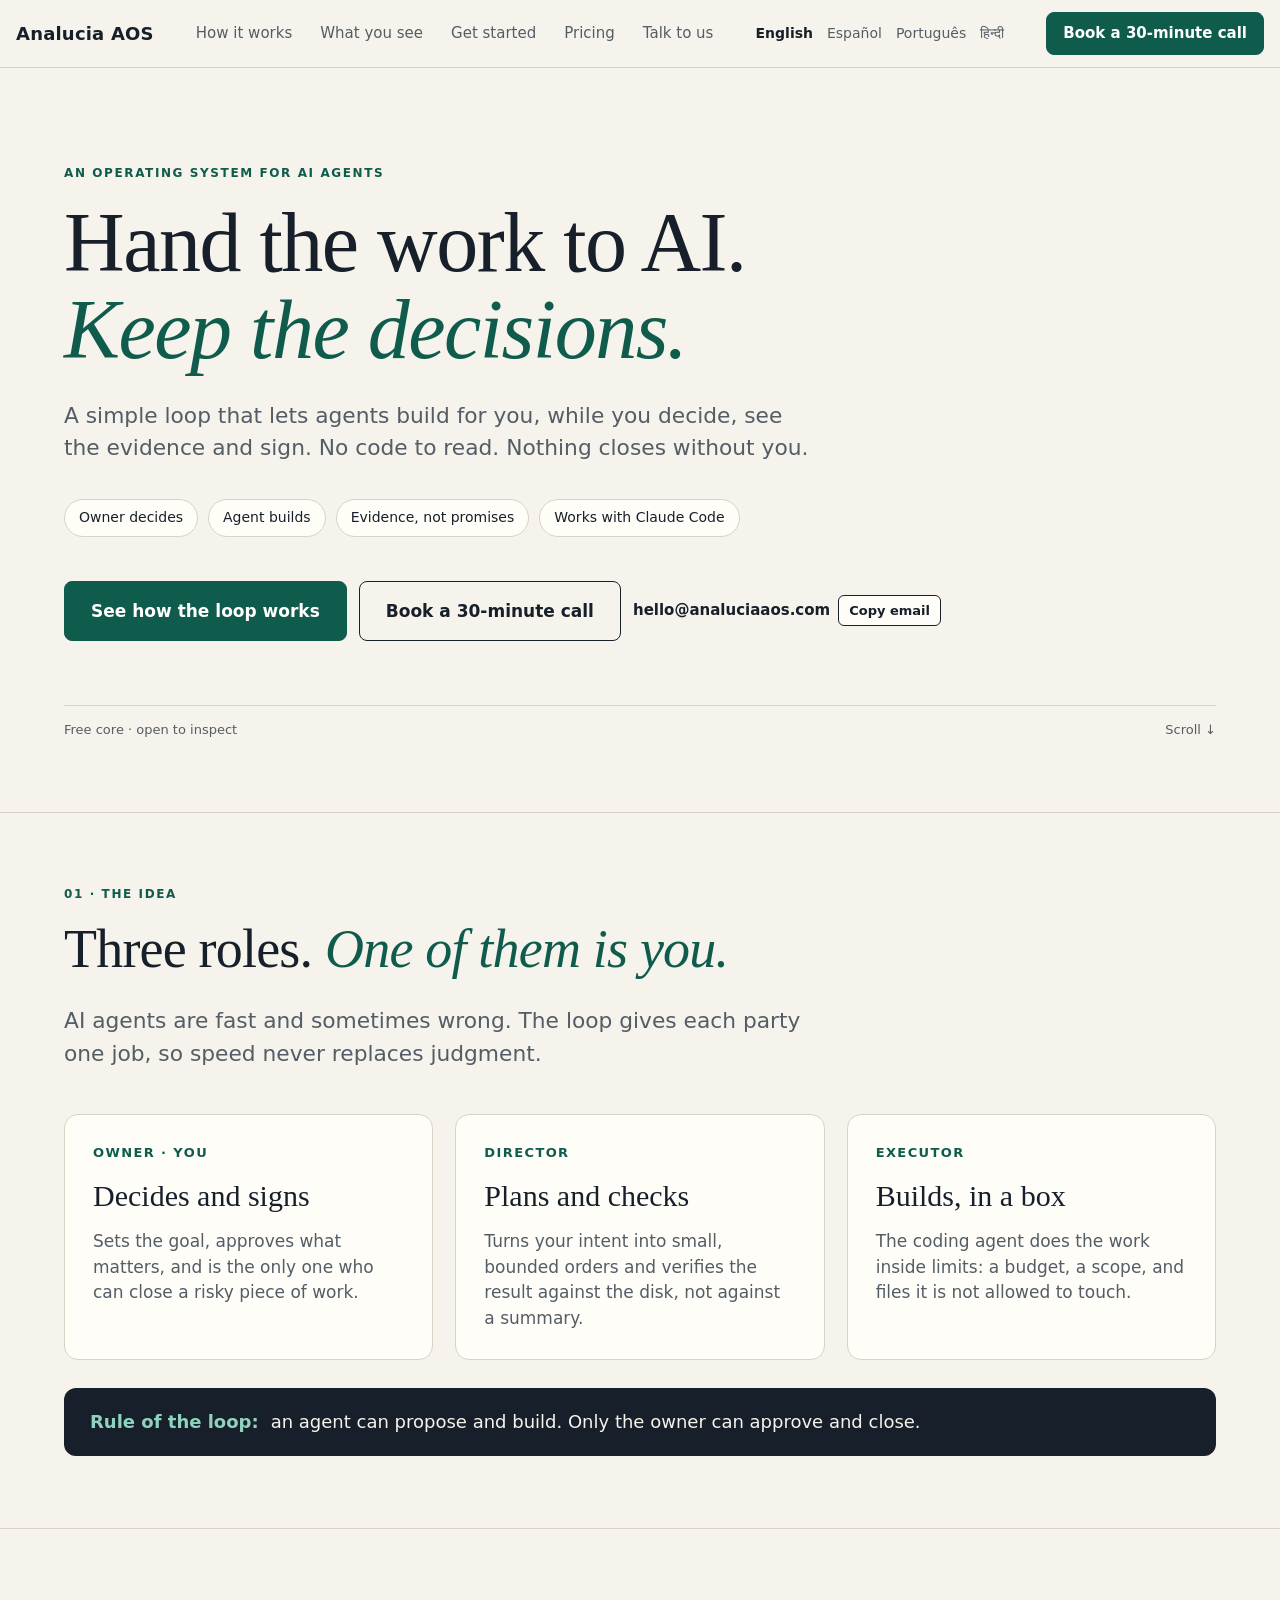
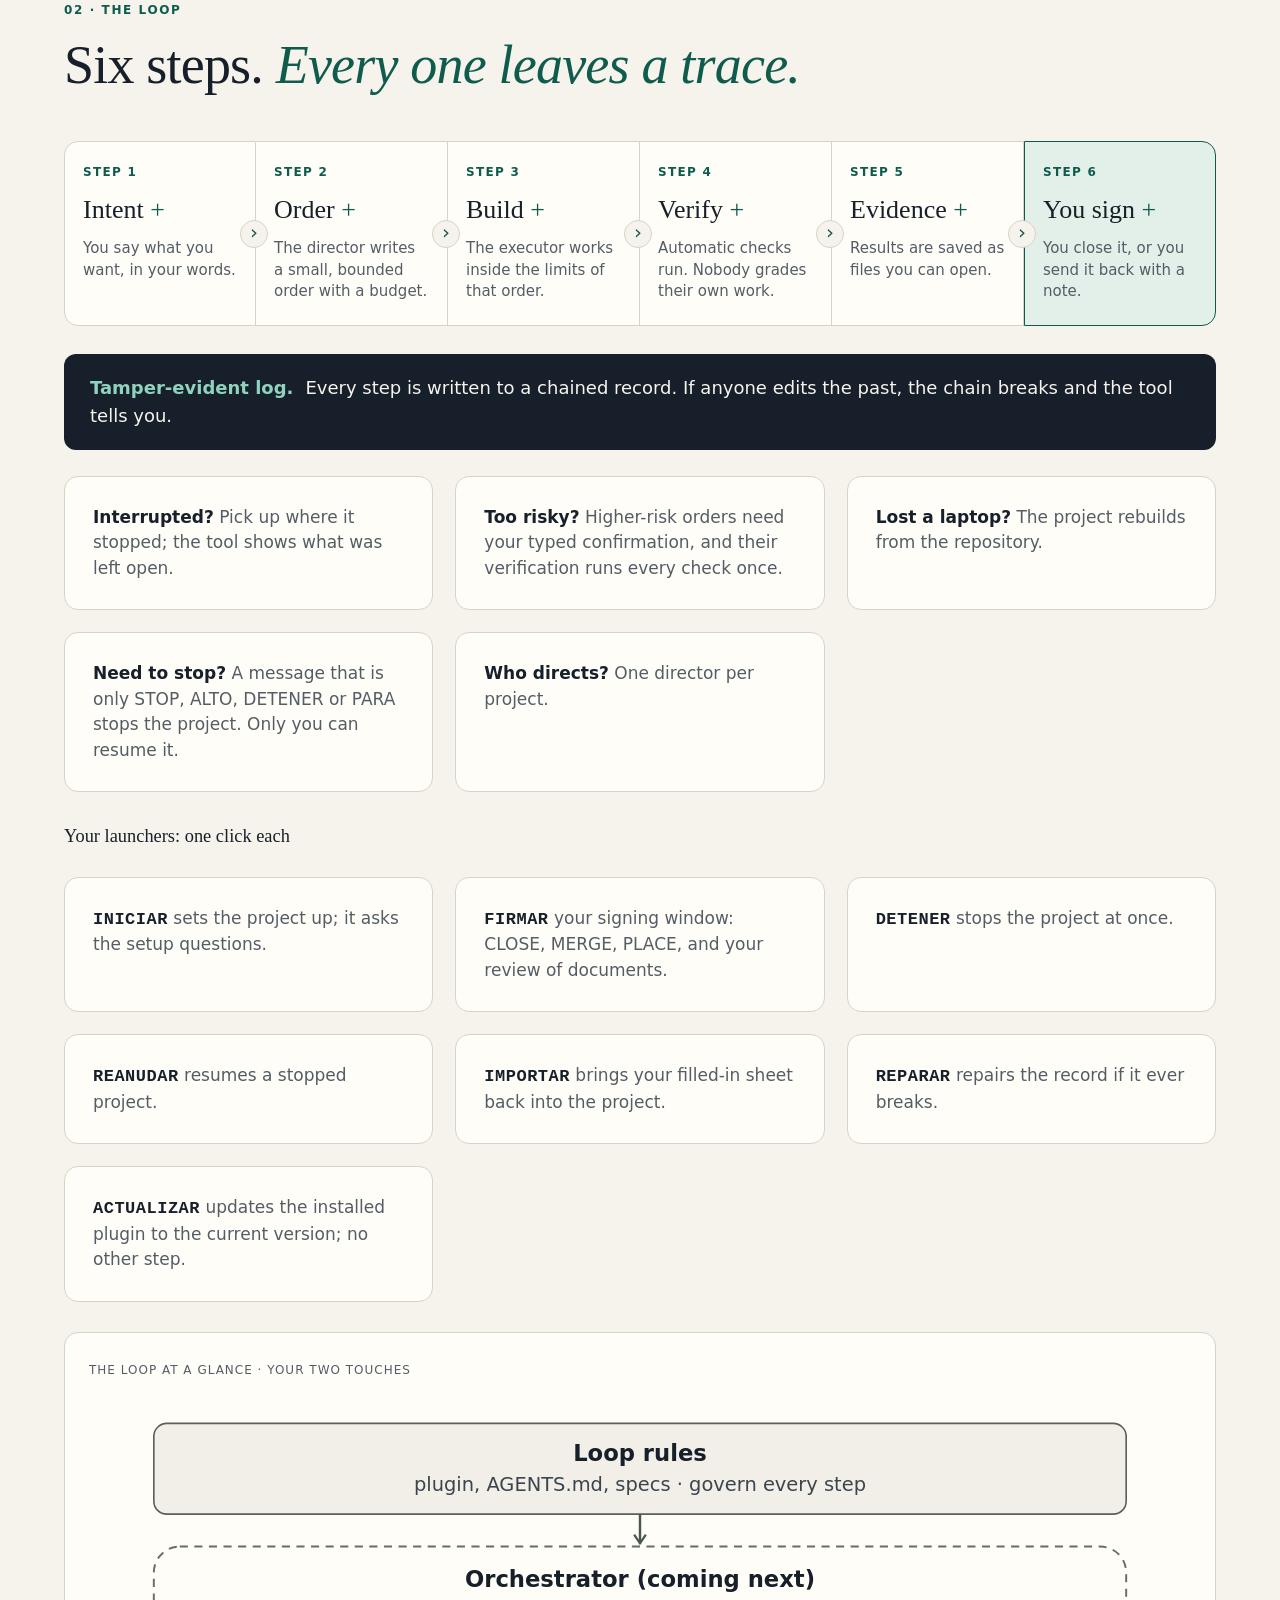
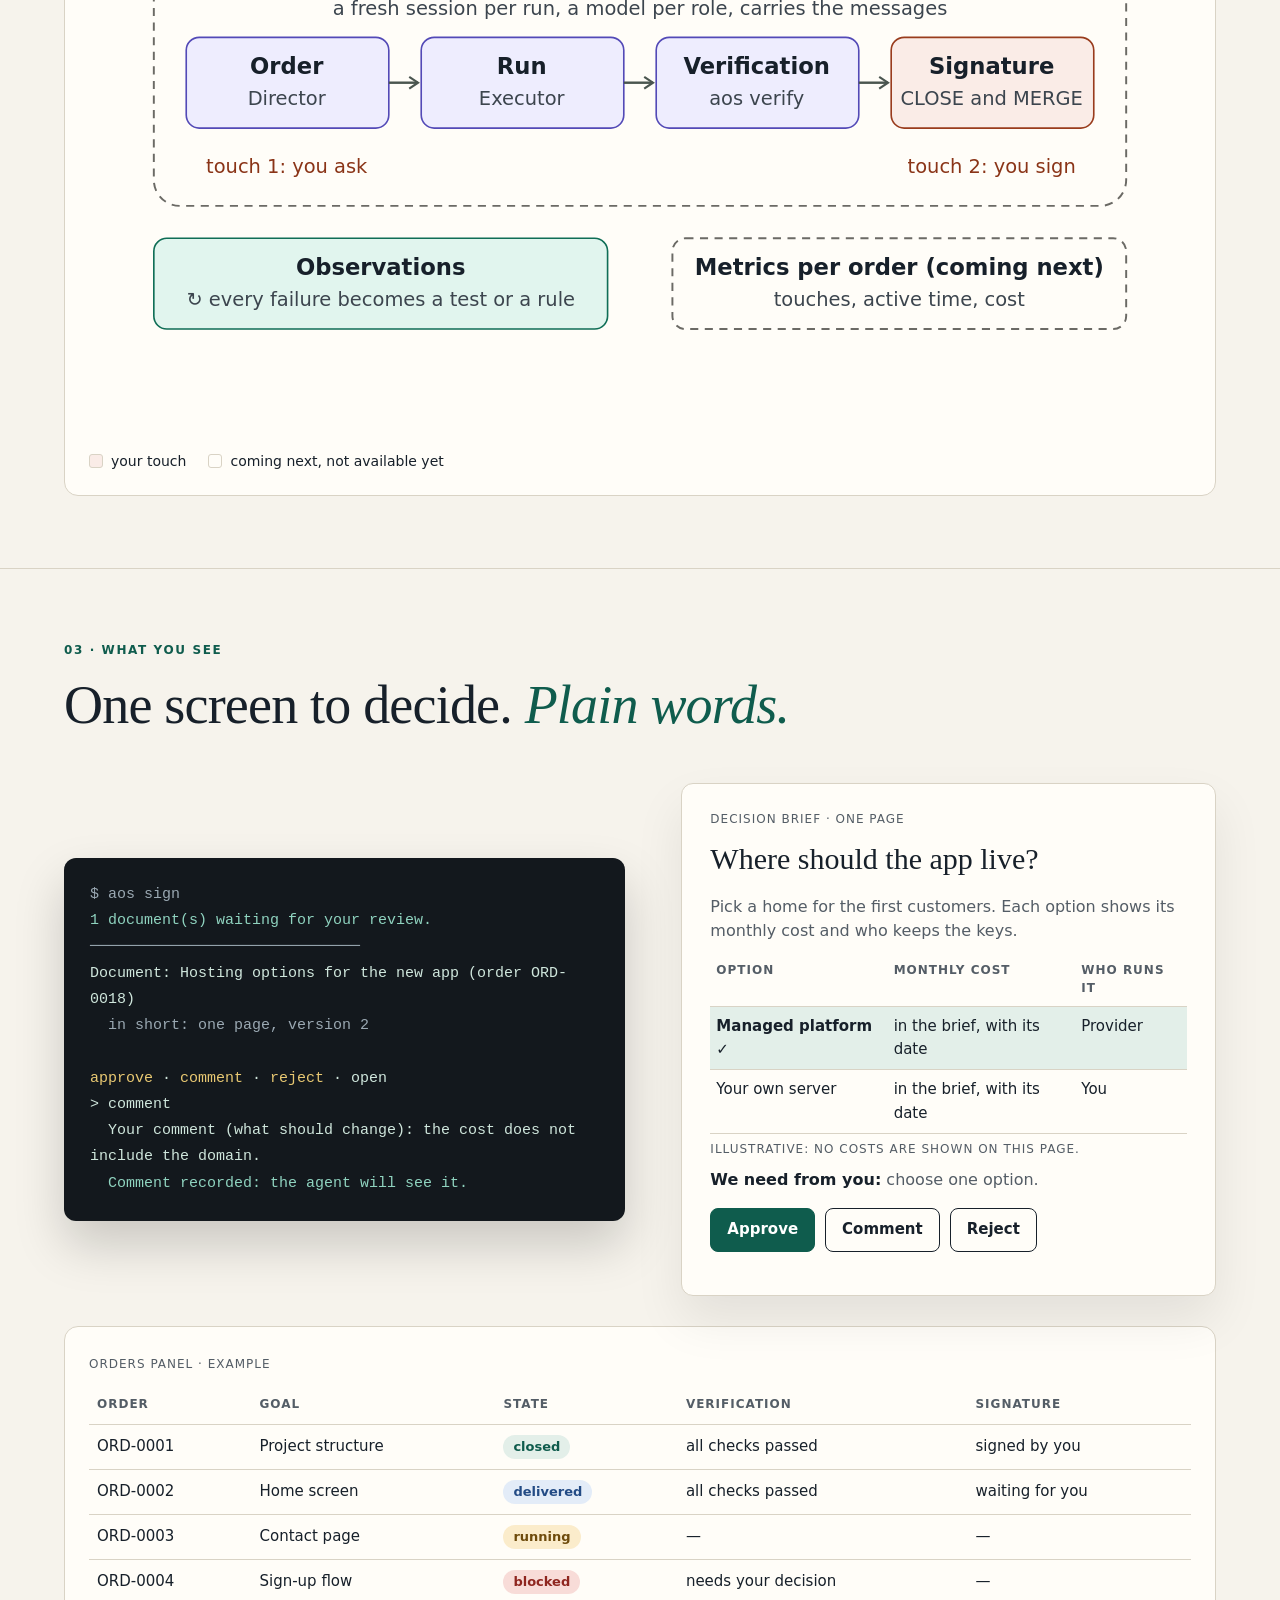
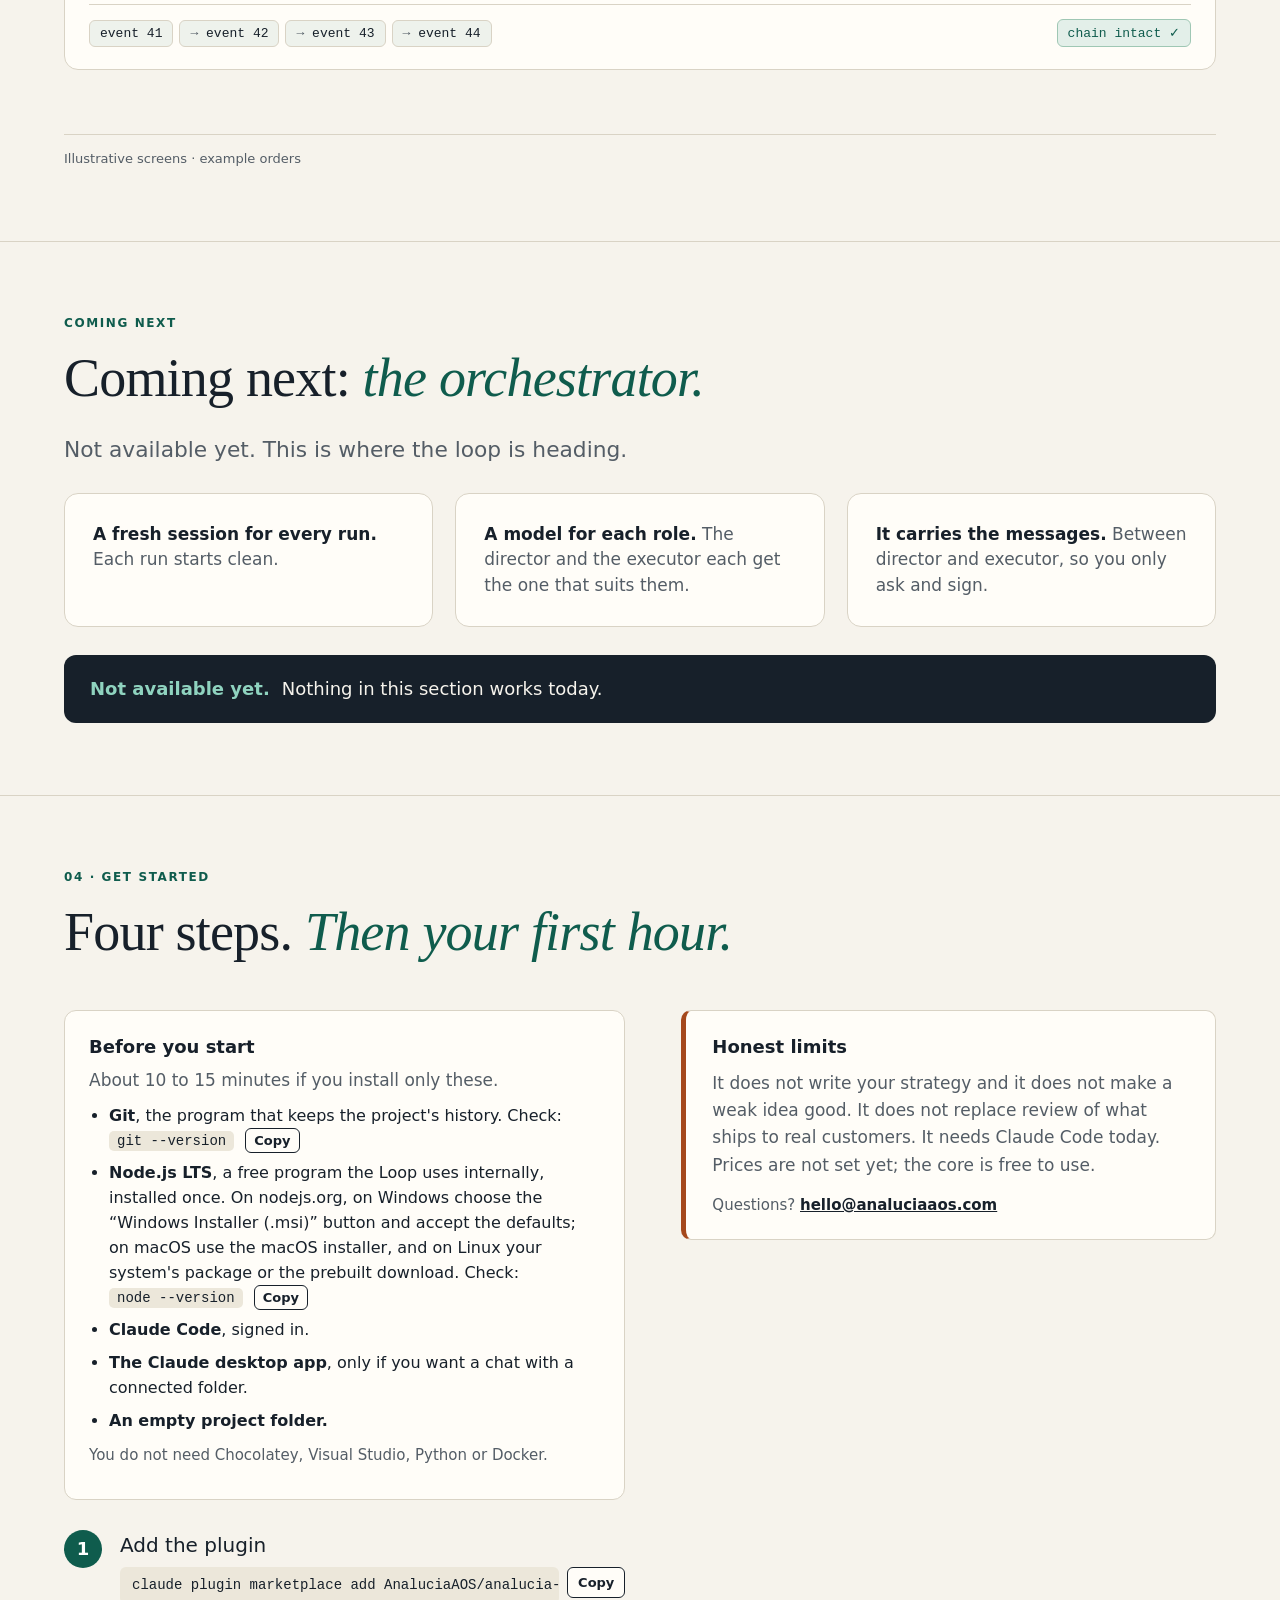
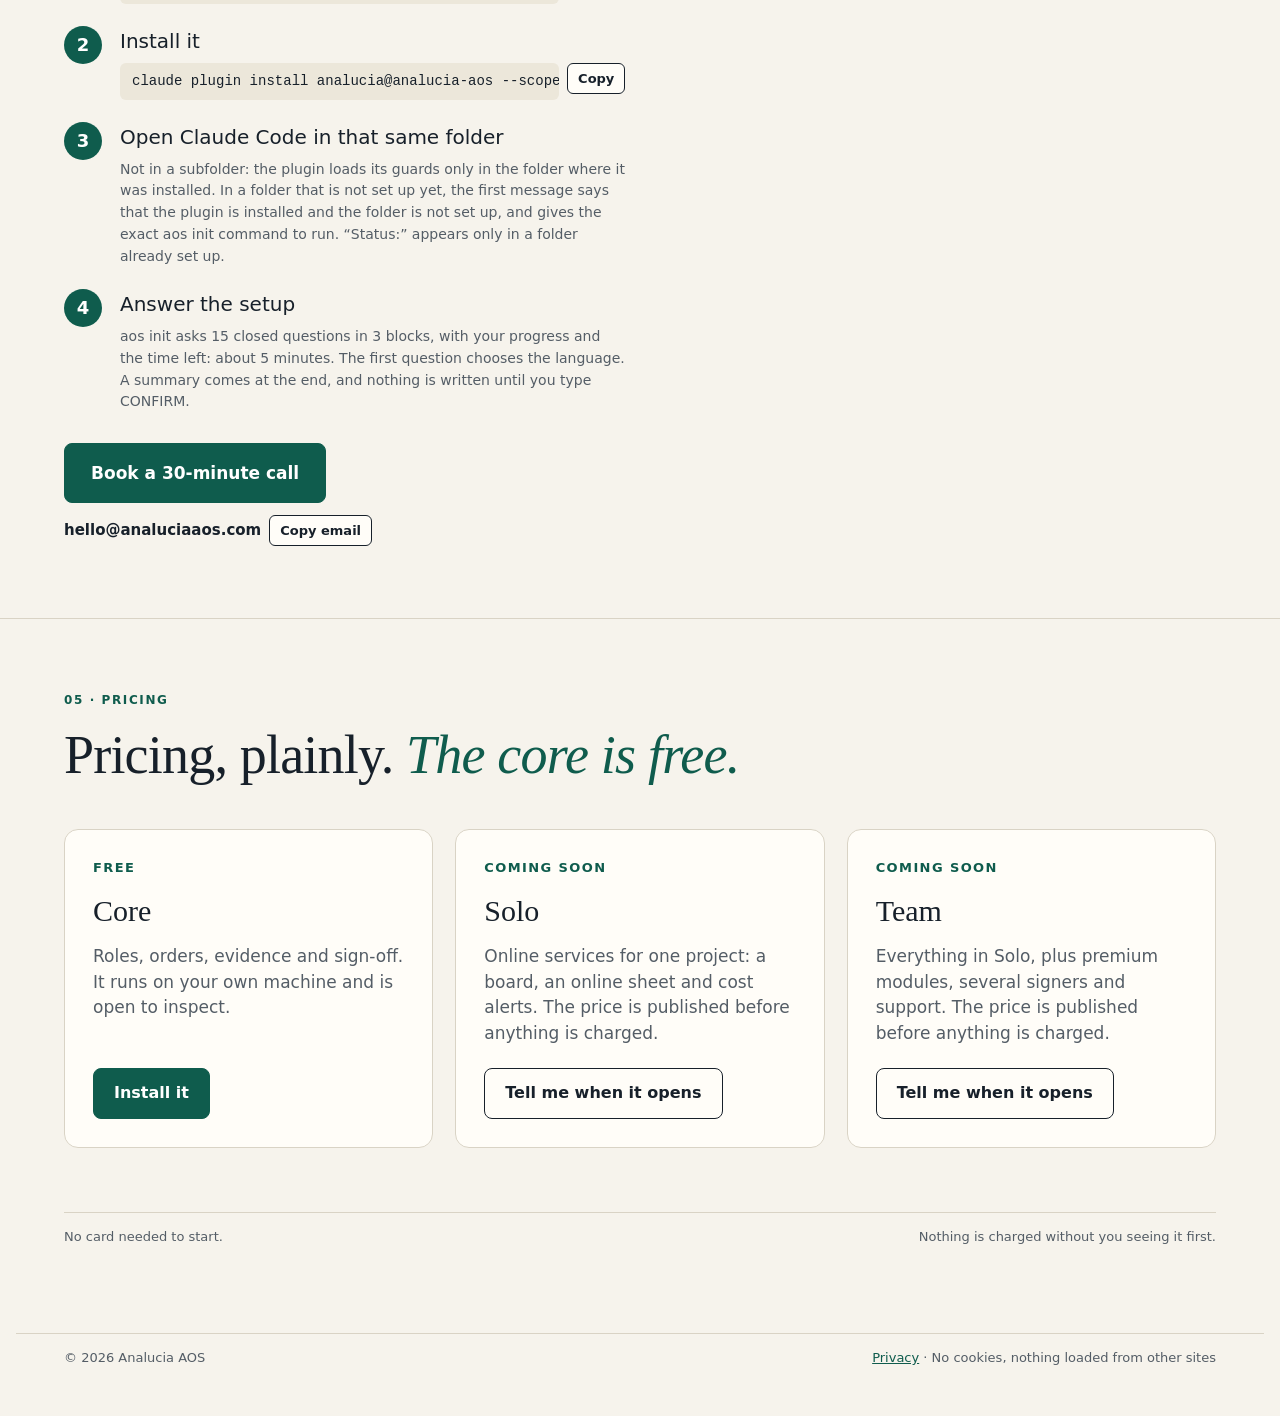
<file: site/index.html>
<!doctype html>
<html lang="en" class="no-js">
<head>
<meta charset="utf-8">
<meta name="viewport" content="width=device-width, initial-scale=1">
<title>Hand the work to AI. Keep the decisions.</title>
<meta name="description" content="A simple loop that lets AI agents build for you, while you decide, see the evidence and sign. Nothing closes without you.">
<link rel="stylesheet" href="style.css">
<link rel="alternate" hreflang="en" href="index.html">
<link rel="alternate" hreflang="es" href="es/index.html">
<link rel="alternate" hreflang="pt-BR" href="pt/index.html">
<link rel="alternate" hreflang="hi" href="hi/index.html">
<link rel="alternate" hreflang="x-default" href="index.html">
<script>
/* One small inline script (ORD-0026, ORD-0027): progressive enhancement only. No storage, no cookies, no requests. */
/* WhatsApp (ORD-0027 D): the number with its country code, digits only. Empty: WhatsApp is not shown. */
var WHATSAPP_NUMBER = '';
var WA_TEXT = 'Hello, I would like to book a 30-minute call.';
var WA_ALWAYS = false; /* English page: only for readers in one of the two time zones checked below */
document.documentElement.className = 'js';
document.addEventListener('DOMContentLoaded', function () {
  var $ = function (s, r) { return Array.prototype.slice.call((r || document).querySelectorAll(s)); };
  /* B. Copy buttons */
  $('[data-copy]').forEach(function (b) {
    b.hidden = false;
    b.addEventListener('click', function () {
      var code = document.getElementById(b.getAttribute('data-copy'));
      var done = function () {
        var live = document.getElementById('copy-status');
        b.textContent = 'Copied'; live.textContent = 'Copied: ' + code.textContent;
        setTimeout(function () { b.textContent = 'Copy'; }, 2000);
      };
      if (navigator.clipboard && navigator.clipboard.writeText) {
        navigator.clipboard.writeText(code.textContent).then(done, function () { select(code); });
      } else { select(code); }
    });
  });
  /* ORD-0027 A. Copy the contact address */
  $('[data-copy-email]').forEach(function (b) {
    b.hidden = false;
    b.addEventListener('click', function () {
      var addr = document.getElementById(b.getAttribute('data-copy-email'));
      var done = function () {
        b.textContent = 'Copied'; document.getElementById('copy-status').textContent = 'Copied: ' + addr.textContent;
        setTimeout(function () { b.textContent = 'Copy email'; }, 2000);
      };
      if (navigator.clipboard && navigator.clipboard.writeText) {
        navigator.clipboard.writeText(addr.textContent).then(done, function () { select(addr); });
      } else { select(addr); }
    });
  });
  /* ORD-0027 D. WhatsApp link, only when a number is set (and, here, only for the two time zones checked below) */
  var wa = WHATSAPP_NUMBER.replace(/\D/g, ''), tz = '';
  try { tz = Intl.DateTimeFormat().resolvedOptions().timeZone || ''; } catch (e) { tz = ''; }
  if (wa && (WA_ALWAYS || tz === 'Asia/Kolkata' || tz === 'Asia/Calcutta')) {
    $('[data-contact]').forEach(function (box) {
      var a = document.createElement('a');
      a.className = 'btn o'; a.target = '_blank'; a.rel = 'noopener';
      a.href = 'https://wa.me/' + wa + '?text=' + encodeURIComponent(WA_TEXT);
      a.textContent = 'Talk on WhatsApp';
      box.appendChild(a);
    });
  }
  function select(el) { var r = document.createRange(); r.selectNodeContents(el); var s = getSelection(); s.removeAllRanges(); s.addRange(r); }
  /* C. Loop steps open their example */
  $('.step-toggle').forEach(function (t) {
    var ex = document.getElementById(t.getAttribute('aria-controls'));
    t.setAttribute('aria-expanded', 'false'); ex.hidden = true;
    t.addEventListener('click', function () {
      var open = t.getAttribute('aria-expanded') !== 'true';
      t.setAttribute('aria-expanded', String(open)); ex.hidden = !open;
    });
  });
  /* D. The nav link of the section in view */
  if ('IntersectionObserver' in window) {
    var links = $('.nav ul a[href^="#"]');
    var io = new IntersectionObserver(function (es) {
      es.forEach(function (e) {
        if (!e.isIntersecting) return;
        links.forEach(function (a) {
          var on = a.getAttribute('href') === '#' + e.target.getAttribute('data-nav');
          a.classList.toggle('is-active', on);
          if (on) a.setAttribute('aria-current', 'true'); else a.removeAttribute('aria-current');
        });
      });
    }, { rootMargin: '-45% 0px -50% 0px' });
    $('[data-nav]').forEach(function (s) { io.observe(s); });
  }
});
</script>
</head>
<body>
<a class="skip" href="#main">Skip to content</a>
<header class="topbar">
  <div class="wrap nav">
    <a class="logo" href="#top"><span class="name"></span></a>
    <nav aria-label="Sections">
      <ul>
        <li><a href="#how">How it works</a></li>
        <li><a href="#see">What you see</a></li>
        <li><a href="#start">Get started</a></li>
        <li><a href="#pricing">Pricing</a></li>
        <li><a href="#talk">Talk to us</a></li>
      </ul>
    </nav>
    <nav class="langs" aria-label="Language">
      <ul>
        <li><a href="index.html" hreflang="en" lang="en" aria-current="page">English</a></li>
        <li><a href="es/index.html" hreflang="es" lang="es">Español</a></li>
        <li><a href="pt/index.html" hreflang="pt-BR" lang="pt-BR">Português</a></li>
        <li><a href="hi/index.html" hreflang="hi" lang="hi">हिन्दी</a></li>
      </ul>
    </nav>
    <a class="btn btn-sm cta-top" href="mailto:hello@analuciaaos.com?subject=30-minute%20call">Book a 30-minute call</a>
  </div>
</header>

<main id="main">
  <section class="view hero" id="top" data-nav="top" aria-labelledby="h-top">
    <div class="wrap">
      <p class="tag">An operating system for AI agents</p>
      <h1 id="h-top">Hand the work to AI.<br><em>Keep the decisions.</em></h1>
      <p class="lead">A simple loop that lets agents build for you, while you decide, see the evidence and sign. No code to read. Nothing closes without you.</p>
      <ul class="pills" aria-label="In short">
        <li>Owner decides</li>
        <li>Agent builds</li>
        <li>Evidence, not promises</li>
        <li>Works with Claude Code</li>
      </ul>
      <div class="actions" data-contact>
        <a class="btn" href="#loop">See how the loop works</a>
        <a class="btn o" href="mailto:hello@analuciaaos.com?subject=30-minute%20call">Book a 30-minute call</a>
        <span class="mailcopy"><span class="addr" id="addr-top">hello@analuciaaos.com</span> <button type="button" class="copy" data-copy-email="addr-top" hidden>Copy email</button></span>
      </div>
      <p class="note"><span>Free core · open to inspect</span><span aria-hidden="true">Scroll ↓</span></p>
    </div>
  </section>

  <section class="view" id="how" data-nav="how" aria-labelledby="h-how">
    <div class="wrap">
      <p class="tag">01 · The idea</p>
      <h2 id="h-how">Three roles. <em>One of them is you.</em></h2>
      <p class="lead">AI agents are fast and sometimes wrong. The loop gives each party one job, so speed never replaces judgment.</p>
      <ul class="cards">
        <li class="card"><p class="n">Owner · you</p><h3>Decides and signs</h3><p>Sets the goal, approves what matters, and is the only one who can close a risky piece of work.</p></li>
        <li class="card"><p class="n">Director</p><h3>Plans and checks</h3><p>Turns your intent into small, bounded orders and verifies the result against the disk, not against a summary.</p></li>
        <li class="card"><p class="n">Executor</p><h3>Builds, in a box</h3><p>The coding agent does the work inside limits: a budget, a scope, and files it is not allowed to touch.</p></li>
      </ul>
      <p class="band"><strong>Rule of the loop:</strong>an agent can propose and build. Only the owner can approve and close.</p>
    </div>
  </section>

  <section class="view" id="loop" data-nav="how" aria-labelledby="h-loop">
    <div class="wrap">
      <p class="tag">02 · The loop</p>
      <h2 id="h-loop">Six steps. <em>Every one leaves a trace.</em></h2>
      <ol class="steps">
        <li><p class="k">Step 1</p><h3><button class="step-toggle" type="button" aria-controls="ex-1" aria-expanded="true">Intent</button></h3><p>You say what you want, in your words.</p><p class="example" id="ex-1">For example, you write “add a contact page”. Nothing else is needed from you yet.</p></li>
        <li><p class="k">Step 2</p><h3><button class="step-toggle" type="button" aria-controls="ex-2" aria-expanded="true">Order</button></h3><p>The director writes a small, bounded order with a budget.</p><p class="example" id="ex-2">The order names its budget in minutes and attempts, its risk level and the checks that will prove it is done.</p></li>
        <li><p class="k">Step 3</p><h3><button class="step-toggle" type="button" aria-controls="ex-3" aria-expanded="true">Build</button></h3><p>The executor works inside the limits of that order.</p><p class="example" id="ex-3">If the agent tries to edit an order or its checks, the tool blocks the edit before it happens, as long as the plugin is active in the project folder.</p></li>
        <li><p class="k">Step 4</p><h3><button class="step-toggle" type="button" aria-controls="ex-4" aria-expanded="true">Verify</button></h3><p>Automatic checks run. Nobody grades their own work.</p><p class="example" id="ex-4">The checks were written by the director, not by the agent. A high-risk order runs every check once, and runs again only a check that failed.</p></li>
        <li><p class="k">Step 5</p><h3><button class="step-toggle" type="button" aria-controls="ex-5" aria-expanded="true">Evidence</button></h3><p>Results are saved as files you can open.</p><p class="example" id="ex-5">The report keeps the raw output of every check, next to the order it belongs to.</p></li>
        <li><p class="k">Step 6</p><h3><button class="step-toggle" type="button" aria-controls="ex-6" aria-expanded="true">You sign</button></h3><p>You close it, or you send it back with a note.</p><p class="example" id="ex-6">You type CLOSE to close work that passed, and MERGE to take the signed work to the main branch, both in FIRMAR; a draft order is placed with PLACE in the same window. Or you comment on a document; your note reaches the agent.</p></li>
      </ol>
      <p class="band"><strong>Tamper-evident log.</strong>Every step is written to a chained record. If anyone edits the past, the chain breaks and the tool tells you.</p>
      <ul class="cards small">
        <li class="card"><p><strong>Interrupted?</strong> Pick up where it stopped; the tool shows what was left open.</p></li>
        <li class="card"><p><strong>Too risky?</strong> Higher-risk orders need your typed confirmation, and their verification runs every check once.</p></li>
        <li class="card"><p><strong>Lost a laptop?</strong> The project rebuilds from the repository.</p></li>
        <li class="card"><p><strong>Need to stop?</strong> A message that is only STOP, ALTO, DETENER or PARA stops the project. Only you can resume it.</p></li>
        <li class="card"><p><strong>Who directs?</strong> One director per project.</p></li>
      </ul>

      <h3 class="sub" id="h-launch">Your launchers: one click each</h3>
      <ul class="cards small launch" aria-label="Your launchers">
        <li class="card"><p><strong>INICIAR</strong> sets the project up; it asks the setup questions.</p></li>
        <li class="card"><p><strong>FIRMAR</strong> your signing window: CLOSE, MERGE, PLACE, and your review of documents.</p></li>
        <li class="card"><p><strong>DETENER</strong> stops the project at once.</p></li>
        <li class="card"><p><strong>REANUDAR</strong> resumes a stopped project.</p></li>
        <li class="card"><p><strong>IMPORTAR</strong> brings your filled-in sheet back into the project.</p></li>
        <li class="card"><p><strong>REPARAR</strong> repairs the record if it ever breaks.</p></li>
        <li class="card"><p><strong>ACTUALIZAR</strong> updates the installed plugin to the current version; no other step.</p></li>
      </ul>

      <figure class="panel" aria-labelledby="flow-title">
        <figcaption><span class="kicker" id="flow-title">The loop at a glance · your two touches</span></figcaption>
        <div class="flow-scroll">
          <svg class="loopd" id="loop-diagram" viewBox="0 0 680 400" role="img" aria-labelledby="loop-svg-t loop-svg-d" focusable="false">
            <title id="loop-svg-t">The loop with your two touches</title>
            <desc id="loop-svg-d">Rules of the loop govern every step. Inside the coming-next orchestrator: the order by the director, the run by the executor, the verification by aos verify, and the signature with CLOSE and MERGE. Touch one: you ask. Touch two: you sign. Observations turn every failure into a test or a rule. Metrics per order are coming next.</desc>
            <defs><marker id="arr" viewBox="0 0 10 10" refX="8" refY="5" markerWidth="6" markerHeight="6" orient="auto"><path d="M2 1L8 5L2 9" class="ar"/></marker></defs>
            <rect class="b rules" x="40" y="20" width="600" height="56" rx="8"/>
            <text x="340" y="38" class="h">Loop rules</text><text x="340" y="58" class="s">plugin, AGENTS.md, specs · govern every step</text>
            <path class="ln" d="M340 76V94"/>
            <rect class="b soon" x="40" y="96" width="600" height="160" rx="16"/>
            <text x="340" y="116" class="h">Orchestrator (coming next)</text><text x="340" y="134" class="s">a fresh session per run, a model per role, carries the messages</text>
            <rect class="b step" x="60" y="152" width="125" height="56" rx="8"/><text x="122" y="170" class="h">Order</text><text x="122" y="190" class="s">Director</text>
            <rect class="b step" x="205" y="152" width="125" height="56" rx="8"/><text x="267" y="170" class="h">Run</text><text x="267" y="190" class="s">Executor</text>
            <rect class="b step" x="350" y="152" width="125" height="56" rx="8"/><text x="412" y="170" class="h">Verification</text><text x="412" y="190" class="s">aos verify</text>
            <rect class="b touch" x="495" y="152" width="125" height="56" rx="8"/><text x="557" y="170" class="h">Signature</text><text x="557" y="190" class="s">CLOSE and MERGE</text>
            <path class="ln" d="M185 180H203"/><path class="ln" d="M330 180H348"/><path class="ln" d="M475 180H493"/>
            <text x="122" y="232" class="s tt">touch 1: you ask</text><text x="557" y="232" class="s tt">touch 2: you sign</text>
            <rect class="b obs" x="40" y="276" width="280" height="56" rx="8"/><text x="180" y="294" class="h">Observations</text><text x="180" y="314" class="s">↻ every failure becomes a test or a rule</text>
            <rect class="b soon" x="360" y="276" width="280" height="56" rx="8"/><text x="500" y="294" class="h">Metrics per order (coming next)</text><text x="500" y="314" class="s">touches, active time, cost</text>
          </svg>
        </div>
        <ul class="legend" aria-label="Legend">
          <li><i class="sw touch"></i>your touch</li>
          <li><i class="sw soon"></i>coming next, not available yet</li>
        </ul>
      </figure>
    </div>
  </section>

  <section class="view" id="see" data-nav="see" aria-labelledby="h-see">
    <div class="wrap">
      <p class="tag">03 · What you see</p>
      <h2 id="h-see">One screen to decide. <em>Plain words.</em></h2>
      <div class="two">
        <pre class="term" aria-label="Example of the signing screen in a terminal"><span class="d">$ aos sign</span>
<span class="g">1 document(s) waiting for your review.</span>
<span class="d">──────────────────────────────</span>
Document: Hosting options for the new app (order ORD-0018)
<span class="d">  in short: one page, version 2</span>

<span class="y">approve</span> · <span class="y">comment</span> · <span class="y">reject</span> · open
&gt; comment
  Your comment (what should change): the cost does not include the domain.
<span class="g">  Comment recorded: the agent will see it.</span></pre>
        <div class="doc">
          <p class="kicker">Decision brief · one page</p>
          <h3>Where should the app live?</h3>
          <p>Pick a home for the first customers. Each option shows its monthly cost and who keeps the keys.</p>
          <table>
            <caption class="kicker">Illustrative: no costs are shown on this page.</caption>
            <thead><tr><th scope="col">Option</th><th scope="col">Monthly cost</th><th scope="col">Who runs it</th></tr></thead>
            <tbody>
              <tr class="rec"><td><strong>Managed platform</strong> <span aria-label="recommended">✓</span></td><td>in the brief, with its date</td><td>Provider</td></tr>
              <tr><td>Your own server</td><td>in the brief, with its date</td><td>You</td></tr>
            </tbody>
          </table>
          <p><strong>We need from you:</strong> choose one option.</p>
          <ul class="choices" aria-label="Your choices"><li class="a">Approve</li><li>Comment</li><li>Reject</li></ul>
        </div>
      </div>

      <figure class="panel orders" aria-labelledby="orders-title">
        <figcaption><span class="kicker" id="orders-title">Orders panel · Example</span></figcaption>
        <div class="table-scroll">
          <table class="orders-table">
            <thead><tr><th scope="col">Order</th><th scope="col">Goal</th><th scope="col">State</th><th scope="col">Verification</th><th scope="col">Signature</th></tr></thead>
            <tbody>
              <tr><td>ORD-0001</td><td>Project structure</td><td><span class="st closed">closed</span></td><td>all checks passed</td><td>signed by you</td></tr>
              <tr><td>ORD-0002</td><td>Home screen</td><td><span class="st delivered">delivered</span></td><td>all checks passed</td><td>waiting for you</td></tr>
              <tr><td>ORD-0003</td><td>Contact page</td><td><span class="st running">running</span></td><td>—</td><td>—</td></tr>
              <tr><td>ORD-0004</td><td>Sign-up flow</td><td><span class="st blocked">blocked</span></td><td>needs your decision</td><td>—</td></tr>
            </tbody>
          </table>
        </div>
        <div class="chain" aria-label="Event chain (example)">
          <ol><li>event</li><li>event</li><li>event</li><li>event</li></ol>
          <span class="intact">chain intact ✓</span>
        </div>
      </figure>
      <p class="note"><span>Illustrative screens · example orders</span></p>
    </div>
  </section>

  <section class="view" id="next" data-status="not-available" aria-labelledby="h-next">
    <div class="wrap">
      <p class="tag">Coming next</p>
      <h2 id="h-next">Coming next: <em>the orchestrator.</em></h2>
      <p class="lead">Not available yet. This is where the loop is heading.</p>
      <ul class="cards small">
        <li class="card"><p><strong>A fresh session for every run.</strong> Each run starts clean.</p></li>
        <li class="card"><p><strong>A model for each role.</strong> The director and the executor each get the one that suits them.</p></li>
        <li class="card"><p><strong>It carries the messages.</strong> Between director and executor, so you only ask and sign.</p></li>
      </ul>
      <p class="band"><strong>Not available yet.</strong>Nothing in this section works today.</p>
    </div>
  </section>

  <section class="view" id="start" data-nav="start" aria-labelledby="h-start">
    <div class="wrap">
      <p class="tag">04 · Get started</p>
      <h2 id="h-start">Four steps. <em>Then your first hour.</em></h2>
      <div class="two" style="align-items:start">
        <div>
          <div class="before" aria-labelledby="h-before">
            <h3 id="h-before">Before you start</h3>
            <p>About 10 to 15 minutes if you install only these.</p>
            <ul>
              <li><strong>Git</strong>, the program that keeps the project's history. Check: <code id="c-git">git --version</code> <button type="button" class="copy" data-copy="c-git" hidden>Copy</button></li>
              <li><strong>Node.js LTS</strong>, a free program the Loop uses internally, installed once. On nodejs.org, on Windows choose the “Windows Installer (.msi)” button and accept the defaults; on macOS use the macOS installer, and on Linux your system's package or the prebuilt download. Check: <code id="c-node">node --version</code> <button type="button" class="copy" data-copy="c-node" hidden>Copy</button></li>
              <li><strong>Claude Code</strong>, signed in.</li>
              <li><strong>The Claude desktop app</strong>, only if you want a chat with a connected folder.</li>
              <li><strong>An empty project folder.</strong></li>
            </ul>
            <p class="small">You do not need Chocolatey, Visual Studio, Python or Docker.</p>
          </div>
          <ol class="start">
            <li><div>Add the plugin<span class="cmd"><code id="c-add">claude plugin marketplace add AnaluciaAOS/analucia-aos</code><button type="button" class="copy" data-copy="c-add" hidden>Copy</button></span></div></li>
            <li><div>Install it<span class="cmd"><code id="c-install">claude plugin install analucia@analucia-aos --scope project</code><button type="button" class="copy" data-copy="c-install" hidden>Copy</button></span></div></li>
            <li><div>Open Claude Code in that same folder<span class="hint">Not in a subfolder: the plugin loads its guards only in the folder where it was installed. In a folder that is not set up yet, the first message says that the plugin is installed and the folder is not set up, and gives the exact aos init command to run. “Status:” appears only in a folder already set up.</span></div></li>
            <li><div>Answer the setup<span class="hint">aos init asks 15 closed questions in 3 blocks, with your progress and the time left: about 5 minutes. The first question chooses the language. A summary comes at the end, and nothing is written until you type CONFIRM.</span></div></li>
          </ol>
          <p class="sr-only" id="copy-status" aria-live="polite"></p>
          <div class="actions" data-contact style="margin-top:30px"><a class="btn" href="mailto:hello@analuciaaos.com?subject=30-minute%20call">Book a 30-minute call</a>
            <span class="mailcopy"><span class="addr" id="addr-start">hello@analuciaaos.com</span> <button type="button" class="copy" data-copy-email="addr-start" hidden>Copy email</button></span></div>
        </div>
        <aside class="lim" id="talk" data-nav="talk" aria-labelledby="h-lim">
          <h3 id="h-lim">Honest limits</h3>
          <p>It does not write your strategy and it does not make a weak idea good. It does not replace review of what ships to real customers. It needs Claude Code today. Prices are not set yet; the core is free to use.</p>
          <p class="contact">Questions? <a href="mailto:hello@analuciaaos.com">hello@analuciaaos.com</a></p>
        </aside>
      </div>
    </div>
  </section>
  <section class="view" id="pricing" data-nav="pricing" aria-labelledby="h-pricing">
    <div class="wrap">
      <p class="tag">05 · Pricing</p>
      <h2 id="h-pricing">Pricing, plainly. <em>The core is free.</em></h2>
      <ul class="cards pricing">
        <li class="card"><p class="n">Free</p><h3>Core</h3><p>Roles, orders, evidence and sign-off. It runs on your own machine and is open to inspect.</p><a class="btn" href="#start">Install it</a></li>
        <li class="card"><p class="n">Coming soon</p><h3>Solo</h3><p>Online services for one project: a board, an online sheet and cost alerts. The price is published before anything is charged.</p><a class="btn o" href="mailto:hello@analuciaaos.com?subject=Notify%20me%20Solo">Tell me when it opens</a></li>
        <li class="card"><p class="n">Coming soon</p><h3>Team</h3><p>Everything in Solo, plus premium modules, several signers and support. The price is published before anything is charged.</p><a class="btn o" href="mailto:hello@analuciaaos.com?subject=Notify%20me%20Team">Tell me when it opens</a></li>
      </ul>
      <p class="note"><span>No card needed to start.</span><span>Nothing is charged without you seeing it first.</span></p>
    </div>
  </section>
</main>

<footer>
  <div class="wrap">
    <span>© 2026 <span class="name"></span></span>
    <span><a href="privacy.html">Privacy</a> · No cookies, nothing loaded from other sites</span>
  </div>
</footer>

<div class="cta-bar"><a class="btn" href="mailto:hello@analuciaaos.com?subject=30-minute%20call">Book a 30-minute call</a></div>
</body>
</html>
</file>
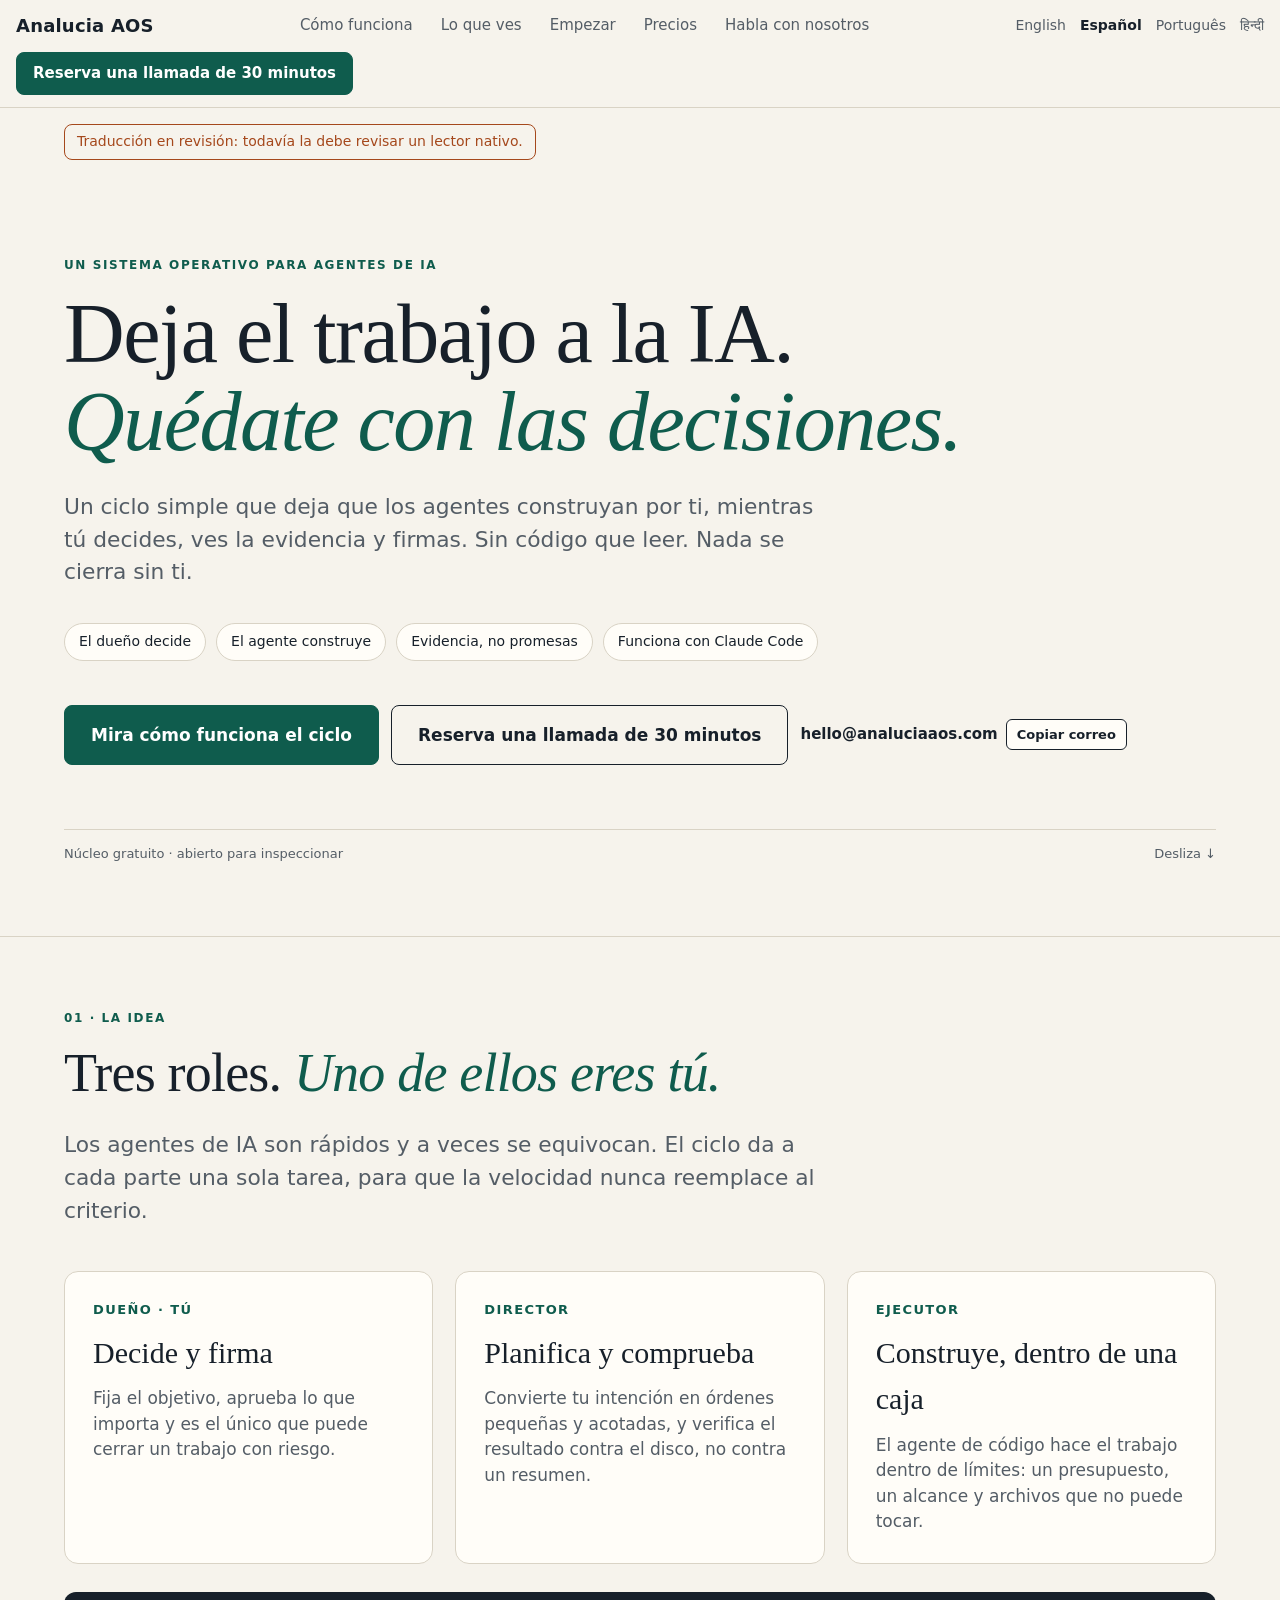
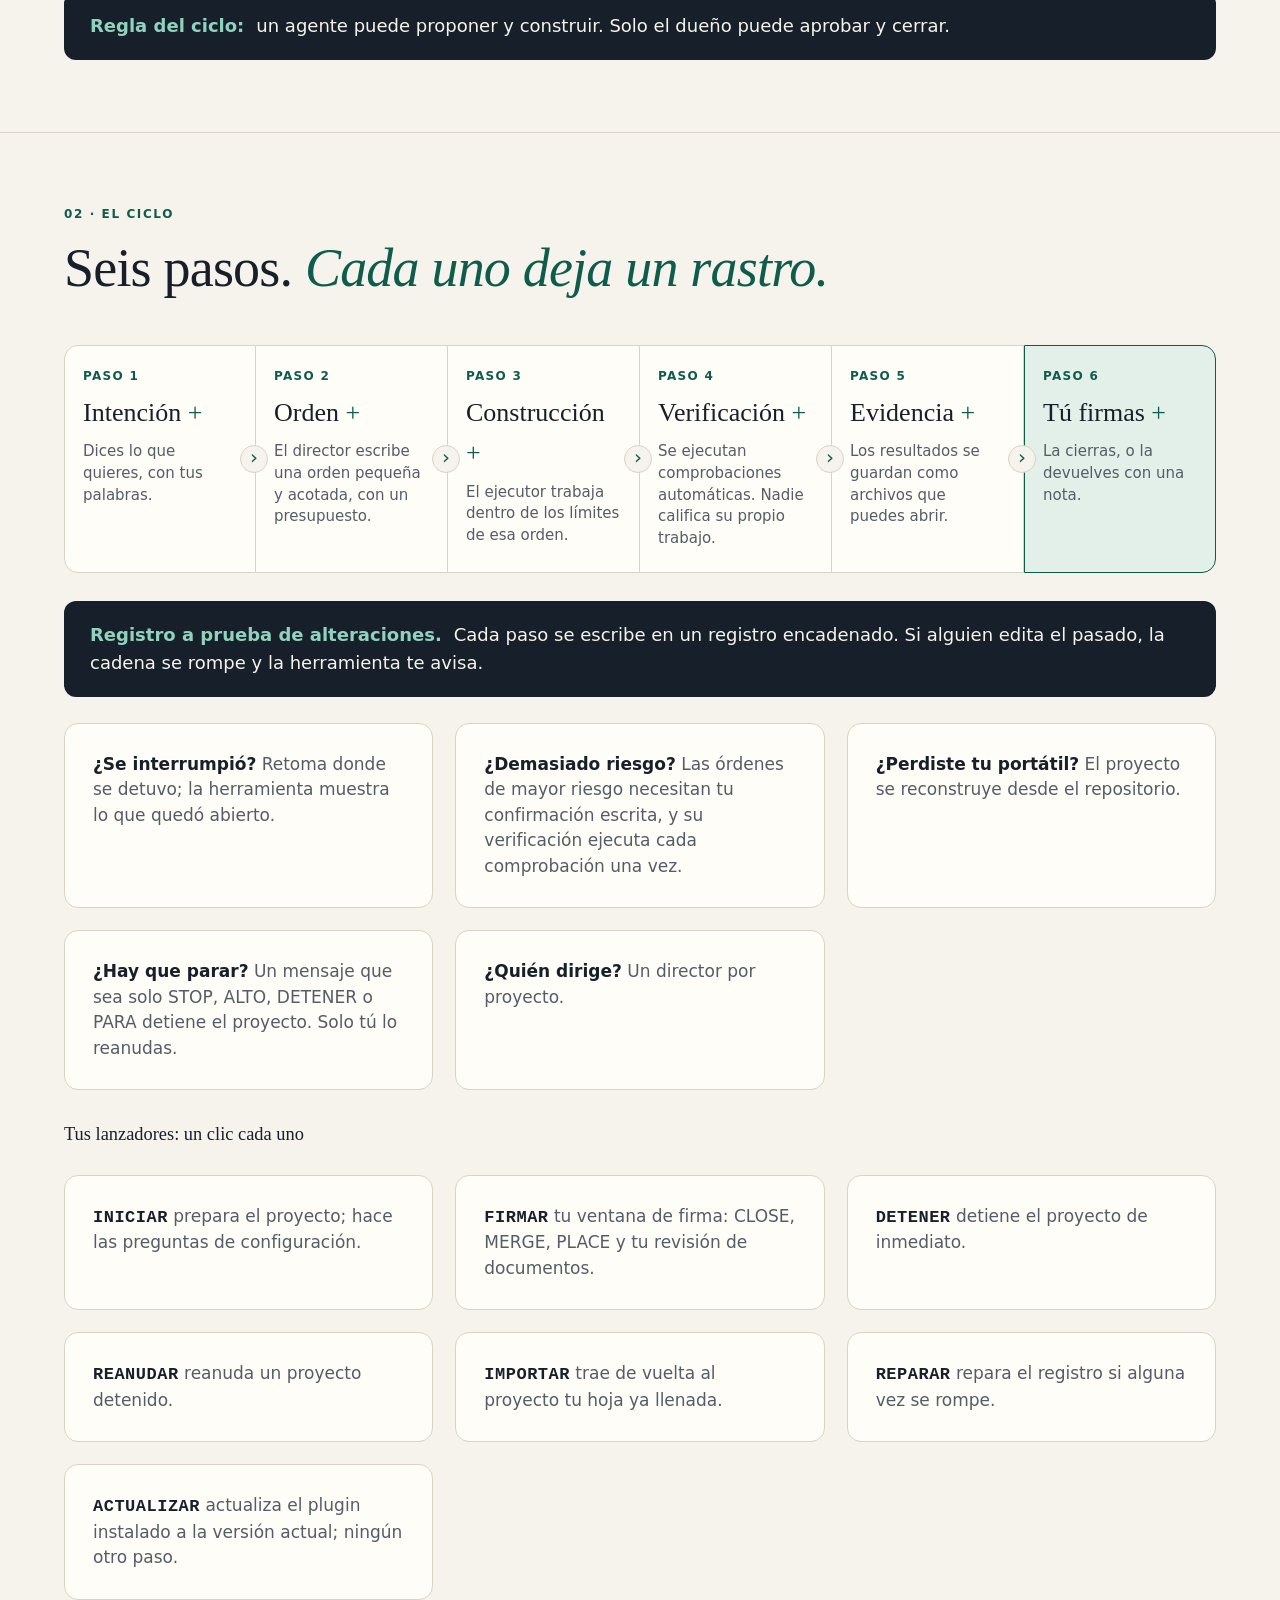
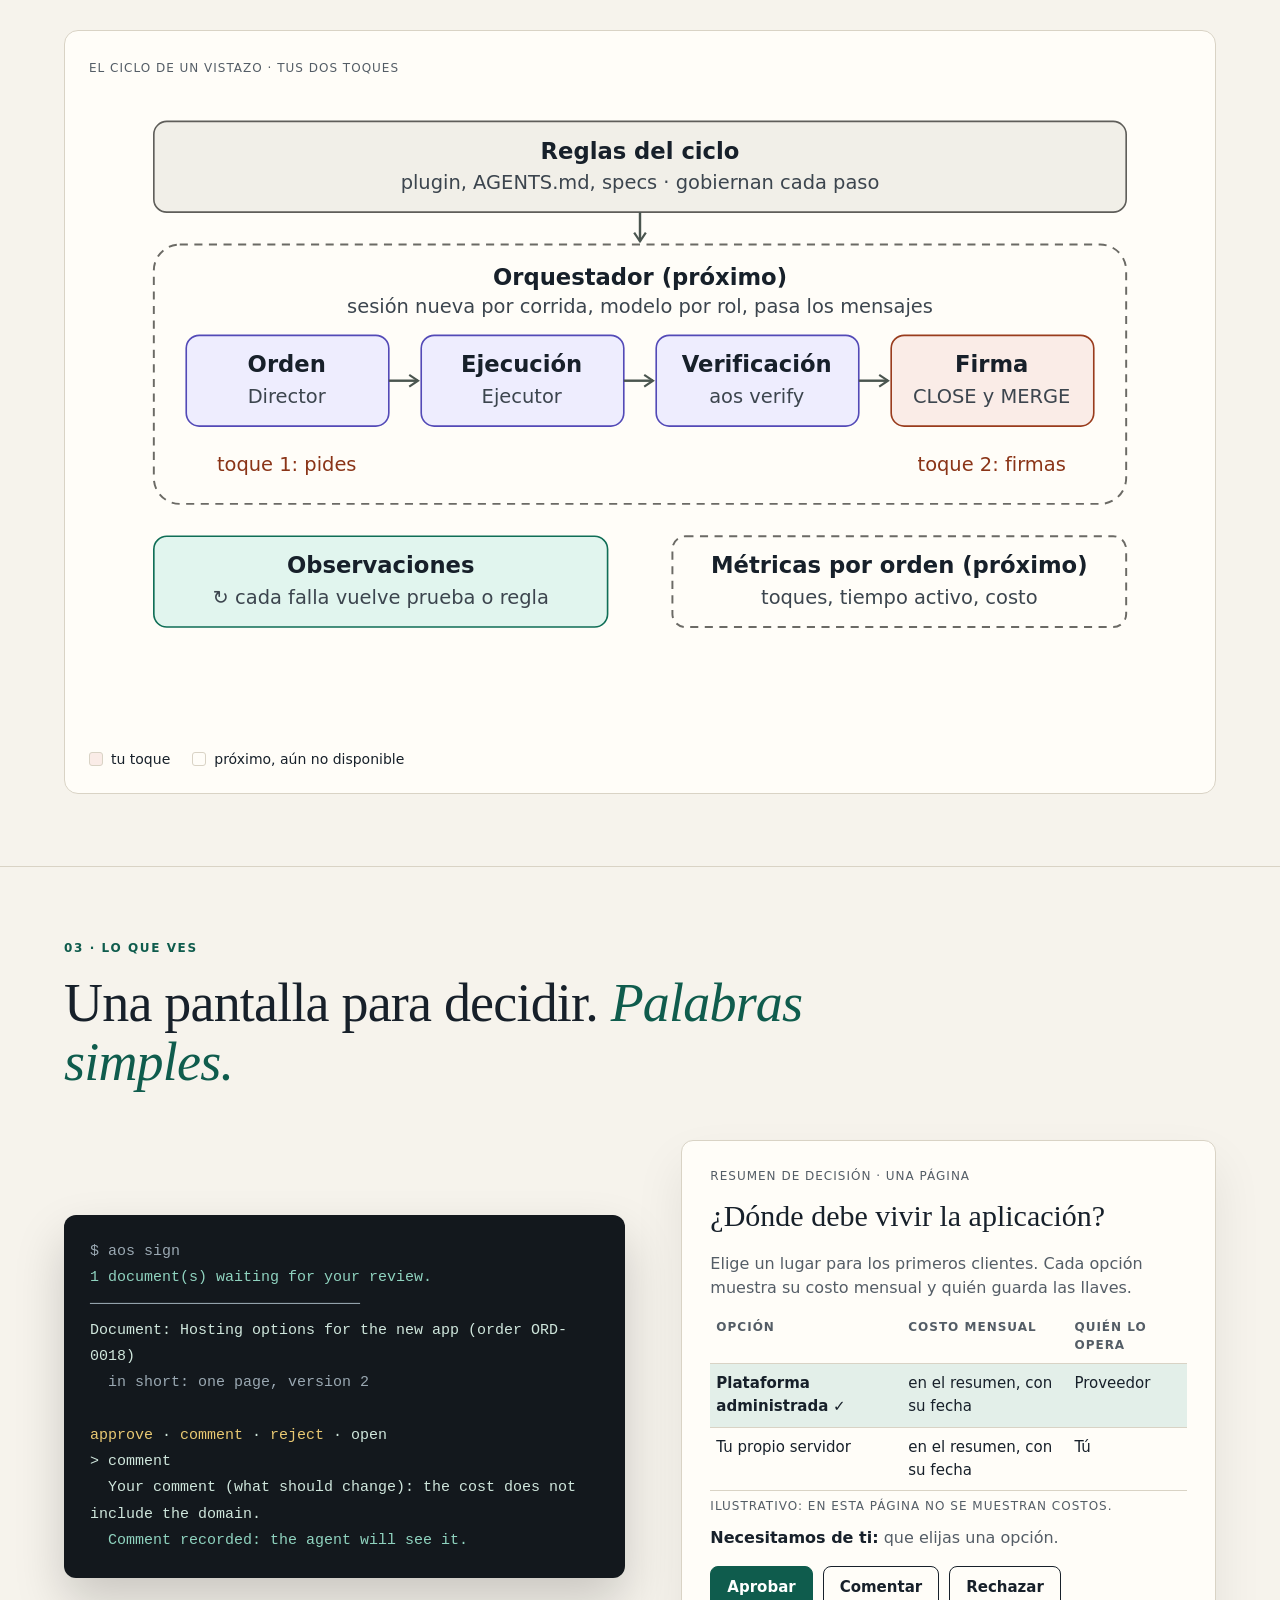
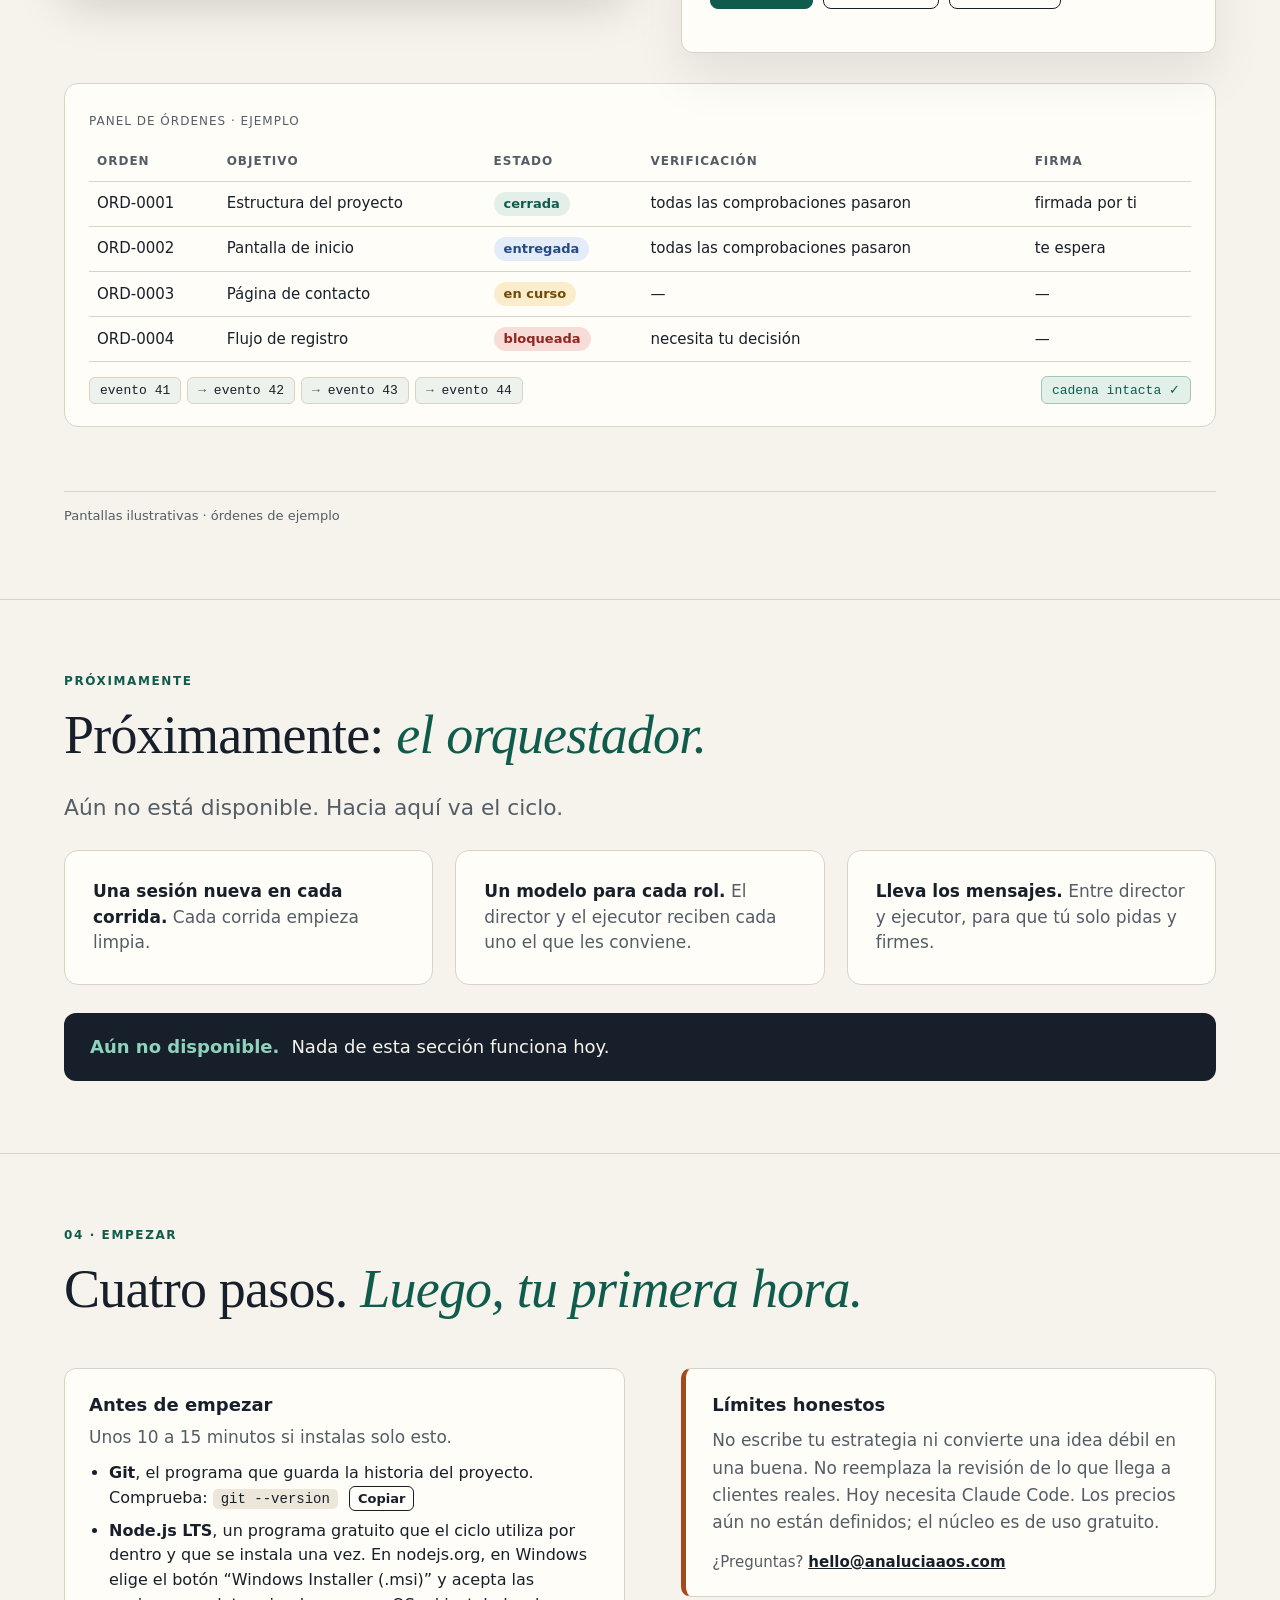
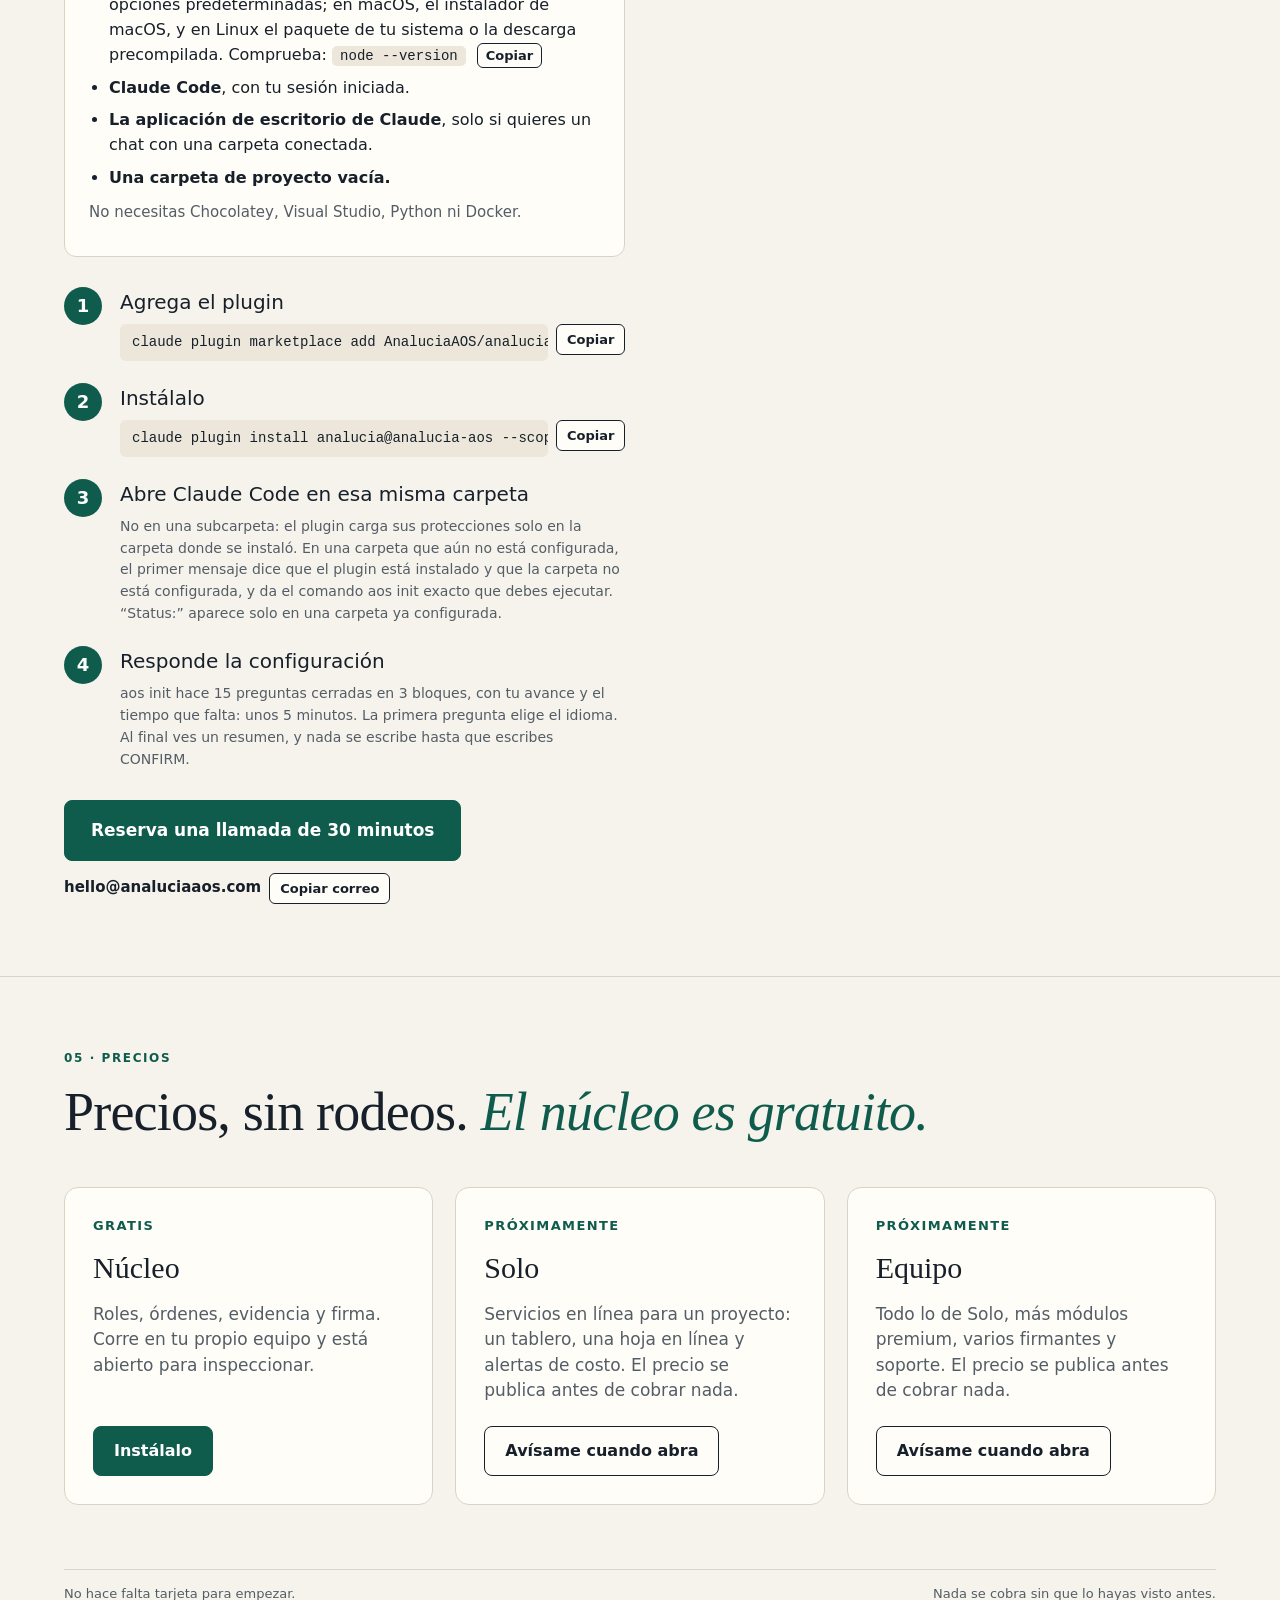
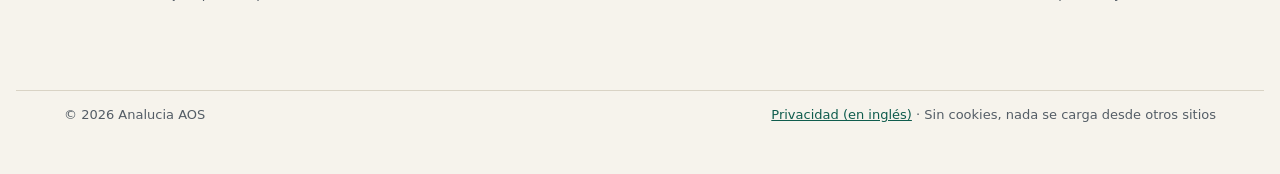
<file: site/es/index.html>
<!doctype html>
<html lang="es" class="no-js">
<head>
<meta charset="utf-8">
<meta name="viewport" content="width=device-width, initial-scale=1">
<title>Deja el trabajo a la IA. Quédate con las decisiones.</title>
<meta name="description" content="Un ciclo simple que deja que los agentes de IA construyan por ti, mientras tú decides, ves la evidencia y firmas. Nada se cierra sin ti.">
<link rel="stylesheet" href="../style.css">
<link rel="alternate" hreflang="en" href="../index.html">
<link rel="alternate" hreflang="es" href="index.html">
<link rel="alternate" hreflang="pt-BR" href="../pt/index.html">
<link rel="alternate" hreflang="hi" href="../hi/index.html">
<link rel="alternate" hreflang="x-default" href="../index.html">
<script>
/* One small inline script (ORD-0026, ORD-0027): progressive enhancement only. No storage, no cookies, no requests. */
/* WhatsApp (ORD-0027 D): the number with its country code, digits only. Empty: WhatsApp is not shown. */
var WHATSAPP_NUMBER = '';
var WA_TEXT = 'Hola, me gustaría reservar una llamada de 30 minutos.';
var WA_ALWAYS = true; /* Spanish page: shown to every reader once a number is set */
document.documentElement.className = 'js';
document.addEventListener('DOMContentLoaded', function () {
  var $ = function (s, r) { return Array.prototype.slice.call((r || document).querySelectorAll(s)); };
  /* B. Copy buttons */
  $('[data-copy]').forEach(function (b) {
    b.hidden = false;
    b.addEventListener('click', function () {
      var code = document.getElementById(b.getAttribute('data-copy'));
      var done = function () {
        var live = document.getElementById('copy-status');
        b.textContent = 'Copiado'; live.textContent = 'Copiado: ' + code.textContent;
        setTimeout(function () { b.textContent = 'Copiar'; }, 2000);
      };
      if (navigator.clipboard && navigator.clipboard.writeText) {
        navigator.clipboard.writeText(code.textContent).then(done, function () { select(code); });
      } else { select(code); }
    });
  });
  /* ORD-0027 A. Copy the contact address */
  $('[data-copy-email]').forEach(function (b) {
    b.hidden = false;
    b.addEventListener('click', function () {
      var addr = document.getElementById(b.getAttribute('data-copy-email'));
      var done = function () {
        b.textContent = 'Copiado'; document.getElementById('copy-status').textContent = 'Copiado: ' + addr.textContent;
        setTimeout(function () { b.textContent = 'Copiar correo'; }, 2000);
      };
      if (navigator.clipboard && navigator.clipboard.writeText) {
        navigator.clipboard.writeText(addr.textContent).then(done, function () { select(addr); });
      } else { select(addr); }
    });
  });
  /* ORD-0027 D. WhatsApp link, only when a number is set (and, here, only for the two time zones checked below) */
  var wa = WHATSAPP_NUMBER.replace(/\D/g, ''), tz = '';
  try { tz = Intl.DateTimeFormat().resolvedOptions().timeZone || ''; } catch (e) { tz = ''; }
  if (wa && (WA_ALWAYS || tz === 'Asia/Kolkata' || tz === 'Asia/Calcutta')) {
    $('[data-contact]').forEach(function (box) {
      var a = document.createElement('a');
      a.className = 'btn o'; a.target = '_blank'; a.rel = 'noopener';
      a.href = 'https://wa.me/' + wa + '?text=' + encodeURIComponent(WA_TEXT);
      a.textContent = 'Hablar por WhatsApp';
      box.appendChild(a);
    });
  }
  function select(el) { var r = document.createRange(); r.selectNodeContents(el); var s = getSelection(); s.removeAllRanges(); s.addRange(r); }
  /* C. Loop steps open their example */
  $('.step-toggle').forEach(function (t) {
    var ex = document.getElementById(t.getAttribute('aria-controls'));
    t.setAttribute('aria-expanded', 'false'); ex.hidden = true;
    t.addEventListener('click', function () {
      var open = t.getAttribute('aria-expanded') !== 'true';
      t.setAttribute('aria-expanded', String(open)); ex.hidden = !open;
    });
  });
  /* D. The nav link of the section in view */
  if ('IntersectionObserver' in window) {
    var links = $('.nav ul a[href^="#"]');
    var io = new IntersectionObserver(function (es) {
      es.forEach(function (e) {
        if (!e.isIntersecting) return;
        links.forEach(function (a) {
          var on = a.getAttribute('href') === '#' + e.target.getAttribute('data-nav');
          a.classList.toggle('is-active', on);
          if (on) a.setAttribute('aria-current', 'true'); else a.removeAttribute('aria-current');
        });
      });
    }, { rootMargin: '-45% 0px -50% 0px' });
    $('[data-nav]').forEach(function (s) { io.observe(s); });
  }
});
</script>
</head>
<body>
<a class="skip" href="#main">Saltar al contenido</a>
<header class="topbar">
  <div class="wrap nav">
    <a class="logo" href="#top"><span class="name"></span></a>
    <nav aria-label="Secciones">
      <ul>
        <li><a href="#how">Cómo funciona</a></li>
        <li><a href="#see">Lo que ves</a></li>
        <li><a href="#start">Empezar</a></li>
        <li><a href="#pricing">Precios</a></li>
        <li><a href="#talk">Habla con nosotros</a></li>
      </ul>
    </nav>
    <nav class="langs" aria-label="Idioma">
      <ul>
        <li><a href="../index.html" hreflang="en" lang="en">English</a></li>
        <li><a href="index.html" hreflang="es" lang="es" aria-current="page">Español</a></li>
        <li><a href="../pt/index.html" hreflang="pt-BR" lang="pt-BR">Português</a></li>
        <li><a href="../hi/index.html" hreflang="hi" lang="hi">हिन्दी</a></li>
      </ul>
    </nav>
    <a class="btn btn-sm cta-top" href="mailto:hello@analuciaaos.com?subject=30-minute%20call">Reserva una llamada de 30 minutos</a>
  </div>
</header>
<p class="wrap transnote" id="translation-note" role="note"><span>Traducción en revisión: todavía la debe revisar un lector nativo.</span></p>

<main id="main">
  <section class="view hero" id="top" data-nav="top" aria-labelledby="h-top">
    <div class="wrap">
      <p class="tag">Un sistema operativo para agentes de IA</p>
      <h1 id="h-top">Deja el trabajo a la IA.<br><em>Quédate con las decisiones.</em></h1>
      <p class="lead">Un ciclo simple que deja que los agentes construyan por ti, mientras tú decides, ves la evidencia y firmas. Sin código que leer. Nada se cierra sin ti.</p>
      <ul class="pills" aria-label="En resumen">
        <li>El dueño decide</li>
        <li>El agente construye</li>
        <li>Evidencia, no promesas</li>
        <li>Funciona con Claude Code</li>
      </ul>
      <div class="actions" data-contact>
        <a class="btn" href="#loop">Mira cómo funciona el ciclo</a>
        <a class="btn o" href="mailto:hello@analuciaaos.com?subject=30-minute%20call">Reserva una llamada de 30 minutos</a>
        <span class="mailcopy"><span class="addr" id="addr-top">hello@analuciaaos.com</span> <button type="button" class="copy" data-copy-email="addr-top" hidden>Copiar correo</button></span>
      </div>
      <p class="note"><span>Núcleo gratuito · abierto para inspeccionar</span><span aria-hidden="true">Desliza ↓</span></p>
    </div>
  </section>

  <section class="view" id="how" data-nav="how" aria-labelledby="h-how">
    <div class="wrap">
      <p class="tag">01 · La idea</p>
      <h2 id="h-how">Tres roles. <em>Uno de ellos eres tú.</em></h2>
      <p class="lead">Los agentes de IA son rápidos y a veces se equivocan. El ciclo da a cada parte una sola tarea, para que la velocidad nunca reemplace al criterio.</p>
      <ul class="cards">
        <li class="card"><p class="n">Dueño · tú</p><h3>Decide y firma</h3><p>Fija el objetivo, aprueba lo que importa y es el único que puede cerrar un trabajo con riesgo.</p></li>
        <li class="card"><p class="n">Director</p><h3>Planifica y comprueba</h3><p>Convierte tu intención en órdenes pequeñas y acotadas, y verifica el resultado contra el disco, no contra un resumen.</p></li>
        <li class="card"><p class="n">Ejecutor</p><h3>Construye, dentro de una caja</h3><p>El agente de código hace el trabajo dentro de límites: un presupuesto, un alcance y archivos que no puede tocar.</p></li>
      </ul>
      <p class="band"><strong>Regla del ciclo:</strong>un agente puede proponer y construir. Solo el dueño puede aprobar y cerrar.</p>
    </div>
  </section>

  <section class="view" id="loop" data-nav="how" aria-labelledby="h-loop">
    <div class="wrap">
      <p class="tag">02 · El ciclo</p>
      <h2 id="h-loop">Seis pasos. <em>Cada uno deja un rastro.</em></h2>
      <ol class="steps">
        <li><p class="k">Paso 1</p><h3><button class="step-toggle" type="button" aria-controls="ex-1" aria-expanded="true">Intención</button></h3><p>Dices lo que quieres, con tus palabras.</p><p class="example" id="ex-1">Por ejemplo, escribes “agrega una página de contacto”. Por ahora no se necesita nada más de ti.</p></li>
        <li><p class="k">Paso 2</p><h3><button class="step-toggle" type="button" aria-controls="ex-2" aria-expanded="true">Orden</button></h3><p>El director escribe una orden pequeña y acotada, con un presupuesto.</p><p class="example" id="ex-2">La orden indica su presupuesto en minutos e intentos, su nivel de riesgo y las comprobaciones que demostrarán que está hecha.</p></li>
        <li><p class="k">Paso 3</p><h3><button class="step-toggle" type="button" aria-controls="ex-3" aria-expanded="true">Construcción</button></h3><p>El ejecutor trabaja dentro de los límites de esa orden.</p><p class="example" id="ex-3">Si el agente intenta editar una orden o sus comprobaciones, la herramienta bloquea el cambio antes de que ocurra, siempre que el plugin esté activo en la carpeta del proyecto.</p></li>
        <li><p class="k">Paso 4</p><h3><button class="step-toggle" type="button" aria-controls="ex-4" aria-expanded="true">Verificación</button></h3><p>Se ejecutan comprobaciones automáticas. Nadie califica su propio trabajo.</p><p class="example" id="ex-4">Las comprobaciones las escribió el director, no el agente; una orden de riesgo alto ejecuta cada comprobación una vez y vuelve a ejecutar solo la que falló.</p></li>
        <li><p class="k">Paso 5</p><h3><button class="step-toggle" type="button" aria-controls="ex-5" aria-expanded="true">Evidencia</button></h3><p>Los resultados se guardan como archivos que puedes abrir.</p><p class="example" id="ex-5">El informe guarda la salida original de cada comprobación, junto a la orden a la que pertenece.</p></li>
        <li><p class="k">Paso 6</p><h3><button class="step-toggle" type="button" aria-controls="ex-6" aria-expanded="true">Tú firmas</button></h3><p>La cierras, o la devuelves con una nota.</p><p class="example" id="ex-6">Escribes CLOSE para cerrar el trabajo que pasó y MERGE para llevar el trabajo firmado a la rama principal, los dos en FIRMAR; un borrador de orden se coloca con PLACE en la misma ventana. O comentas un documento; tu nota le llega al agente.</p></li>
      </ol>
      <p class="band"><strong>Registro a prueba de alteraciones.</strong>Cada paso se escribe en un registro encadenado. Si alguien edita el pasado, la cadena se rompe y la herramienta te avisa.</p>
      <ul class="cards small">
        <li class="card"><p><strong>¿Se interrumpió?</strong> Retoma donde se detuvo; la herramienta muestra lo que quedó abierto.</p></li>
        <li class="card"><p><strong>¿Demasiado riesgo?</strong> Las órdenes de mayor riesgo necesitan tu confirmación escrita, y su verificación ejecuta cada comprobación una vez.</p></li>
        <li class="card"><p><strong>¿Perdiste tu portátil?</strong> El proyecto se reconstruye desde el repositorio.</p></li>
        <li class="card"><p><strong>¿Hay que parar?</strong> Un mensaje que sea solo STOP, ALTO, DETENER o PARA detiene el proyecto. Solo tú lo reanudas.</p></li>
        <li class="card"><p><strong>¿Quién dirige?</strong> Un director por proyecto.</p></li>
      </ul>

      <h3 class="sub" id="h-launch">Tus lanzadores: un clic cada uno</h3>
      <ul class="cards small launch" aria-label="Tus lanzadores">
        <li class="card"><p><strong>INICIAR</strong> prepara el proyecto; hace las preguntas de configuración.</p></li>
        <li class="card"><p><strong>FIRMAR</strong> tu ventana de firma: CLOSE, MERGE, PLACE y tu revisión de documentos.</p></li>
        <li class="card"><p><strong>DETENER</strong> detiene el proyecto de inmediato.</p></li>
        <li class="card"><p><strong>REANUDAR</strong> reanuda un proyecto detenido.</p></li>
        <li class="card"><p><strong>IMPORTAR</strong> trae de vuelta al proyecto tu hoja ya llenada.</p></li>
        <li class="card"><p><strong>REPARAR</strong> repara el registro si alguna vez se rompe.</p></li>
        <li class="card"><p><strong>ACTUALIZAR</strong> actualiza el plugin instalado a la versión actual; ningún otro paso.</p></li>
      </ul>

      <figure class="panel" aria-labelledby="flow-title">
        <figcaption><span class="kicker" id="flow-title">El ciclo de un vistazo · tus dos toques</span></figcaption>
        <div class="flow-scroll">
          <svg class="loopd" id="loop-diagram" viewBox="0 0 680 400" role="img" aria-labelledby="loop-svg-t loop-svg-d" focusable="false">
            <title id="loop-svg-t">El ciclo con tus dos toques</title>
            <desc id="loop-svg-d">Las reglas del ciclo gobiernan cada paso. Dentro del orquestador, que viene después: la orden del director, la ejecución del ejecutor, la verificación con aos verify y la firma con CLOSE y MERGE. Toque uno: tú pides. Toque dos: tú firmas. Las observaciones convierten cada falla en una prueba o una regla. Las métricas por orden vienen después.</desc>
            <defs><marker id="arr" viewBox="0 0 10 10" refX="8" refY="5" markerWidth="6" markerHeight="6" orient="auto"><path d="M2 1L8 5L2 9" class="ar"/></marker></defs>
            <rect class="b rules" x="40" y="20" width="600" height="56" rx="8"/>
            <text x="340" y="38" class="h">Reglas del ciclo</text><text x="340" y="58" class="s">plugin, AGENTS.md, specs · gobiernan cada paso</text>
            <path class="ln" d="M340 76V94"/>
            <rect class="b soon" x="40" y="96" width="600" height="160" rx="16"/>
            <text x="340" y="116" class="h">Orquestador (próximo)</text><text x="340" y="134" class="s">sesión nueva por corrida, modelo por rol, pasa los mensajes</text>
            <rect class="b step" x="60" y="152" width="125" height="56" rx="8"/><text x="122" y="170" class="h">Orden</text><text x="122" y="190" class="s">Director</text>
            <rect class="b step" x="205" y="152" width="125" height="56" rx="8"/><text x="267" y="170" class="h">Ejecución</text><text x="267" y="190" class="s">Ejecutor</text>
            <rect class="b step" x="350" y="152" width="125" height="56" rx="8"/><text x="412" y="170" class="h">Verificación</text><text x="412" y="190" class="s">aos verify</text>
            <rect class="b touch" x="495" y="152" width="125" height="56" rx="8"/><text x="557" y="170" class="h">Firma</text><text x="557" y="190" class="s">CLOSE y MERGE</text>
            <path class="ln" d="M185 180H203"/><path class="ln" d="M330 180H348"/><path class="ln" d="M475 180H493"/>
            <text x="122" y="232" class="s tt">toque 1: pides</text><text x="557" y="232" class="s tt">toque 2: firmas</text>
            <rect class="b obs" x="40" y="276" width="280" height="56" rx="8"/><text x="180" y="294" class="h">Observaciones</text><text x="180" y="314" class="s">↻ cada falla vuelve prueba o regla</text>
            <rect class="b soon" x="360" y="276" width="280" height="56" rx="8"/><text x="500" y="294" class="h">Métricas por orden (próximo)</text><text x="500" y="314" class="s">toques, tiempo activo, costo</text>
          </svg>
        </div>
        <ul class="legend" aria-label="Leyenda">
          <li><i class="sw touch"></i>tu toque</li>
          <li><i class="sw soon"></i>próximo, aún no disponible</li>
        </ul>
      </figure>
    </div>
  </section>

  <section class="view" id="see" data-nav="see" aria-labelledby="h-see">
    <div class="wrap">
      <p class="tag">03 · Lo que ves</p>
      <h2 id="h-see">Una pantalla para decidir. <em>Palabras simples.</em></h2>
      <div class="two">
        <pre class="term" aria-label="Ejemplo de la pantalla de firma en una terminal"><span class="d">$ aos sign</span>
<span class="g">1 document(s) waiting for your review.</span>
<span class="d">──────────────────────────────</span>
Document: Hosting options for the new app (order ORD-0018)
<span class="d">  in short: one page, version 2</span>

<span class="y">approve</span> · <span class="y">comment</span> · <span class="y">reject</span> · open
&gt; comment
  Your comment (what should change): the cost does not include the domain.
<span class="g">  Comment recorded: the agent will see it.</span></pre>
        <div class="doc">
          <p class="kicker">Resumen de decisión · una página</p>
          <h3>¿Dónde debe vivir la aplicación?</h3>
          <p>Elige un lugar para los primeros clientes. Cada opción muestra su costo mensual y quién guarda las llaves.</p>
          <table>
            <caption class="kicker">Ilustrativo: en esta página no se muestran costos.</caption>
            <thead><tr><th scope="col">Opción</th><th scope="col">Costo mensual</th><th scope="col">Quién lo opera</th></tr></thead>
            <tbody>
              <tr class="rec"><td><strong>Plataforma administrada</strong> <span aria-label="recomendada">✓</span></td><td>en el resumen, con su fecha</td><td>Proveedor</td></tr>
              <tr><td>Tu propio servidor</td><td>en el resumen, con su fecha</td><td>Tú</td></tr>
            </tbody>
          </table>
          <p><strong>Necesitamos de ti:</strong> que elijas una opción.</p>
          <ul class="choices" aria-label="Tus opciones"><li class="a">Aprobar</li><li>Comentar</li><li>Rechazar</li></ul>
        </div>
      </div>

      <figure class="panel orders" aria-labelledby="orders-title">
        <figcaption><span class="kicker" id="orders-title">Panel de órdenes · Ejemplo</span></figcaption>
        <div class="table-scroll">
          <table class="orders-table">
            <thead><tr><th scope="col">Orden</th><th scope="col">Objetivo</th><th scope="col">Estado</th><th scope="col">Verificación</th><th scope="col">Firma</th></tr></thead>
            <tbody>
              <tr><td>ORD-0001</td><td>Estructura del proyecto</td><td><span class="st closed">cerrada</span></td><td>todas las comprobaciones pasaron</td><td>firmada por ti</td></tr>
              <tr><td>ORD-0002</td><td>Pantalla de inicio</td><td><span class="st delivered">entregada</span></td><td>todas las comprobaciones pasaron</td><td>te espera</td></tr>
              <tr><td>ORD-0003</td><td>Página de contacto</td><td><span class="st running">en curso</span></td><td>—</td><td>—</td></tr>
              <tr><td>ORD-0004</td><td>Flujo de registro</td><td><span class="st blocked">bloqueada</span></td><td>necesita tu decisión</td><td>—</td></tr>
            </tbody>
          </table>
        </div>
        <div class="chain" aria-label="Cadena de eventos (ejemplo)">
          <ol><li>evento</li><li>evento</li><li>evento</li><li>evento</li></ol>
          <span class="intact">cadena intacta ✓</span>
        </div>
      </figure>
      <p class="note"><span>Pantallas ilustrativas · órdenes de ejemplo</span></p>
    </div>
  </section>

  <section class="view" id="next" data-status="not-available" aria-labelledby="h-next">
    <div class="wrap">
      <p class="tag">Próximamente</p>
      <h2 id="h-next">Próximamente: <em>el orquestador.</em></h2>
      <p class="lead">Aún no está disponible. Hacia aquí va el ciclo.</p>
      <ul class="cards small">
        <li class="card"><p><strong>Una sesión nueva en cada corrida.</strong> Cada corrida empieza limpia.</p></li>
        <li class="card"><p><strong>Un modelo para cada rol.</strong> El director y el ejecutor reciben cada uno el que les conviene.</p></li>
        <li class="card"><p><strong>Lleva los mensajes.</strong> Entre director y ejecutor, para que tú solo pidas y firmes.</p></li>
      </ul>
      <p class="band"><strong>Aún no disponible.</strong>Nada de esta sección funciona hoy.</p>
    </div>
  </section>

  <section class="view" id="start" data-nav="start" aria-labelledby="h-start">
    <div class="wrap">
      <p class="tag">04 · Empezar</p>
      <h2 id="h-start">Cuatro pasos. <em>Luego, tu primera hora.</em></h2>
      <div class="two" style="align-items:start">
        <div>
          <div class="before" aria-labelledby="h-before">
            <h3 id="h-before">Antes de empezar</h3>
            <p>Unos 10 a 15 minutos si instalas solo esto.</p>
            <ul>
              <li><strong>Git</strong>, el programa que guarda la historia del proyecto. Comprueba: <code id="c-git">git --version</code> <button type="button" class="copy" data-copy="c-git" hidden>Copiar</button></li>
              <li><strong>Node.js LTS</strong>, un programa gratuito que el ciclo utiliza por dentro y que se instala una vez. En nodejs.org, en Windows elige el botón “Windows Installer (.msi)” y acepta las opciones predeterminadas; en macOS, el instalador de macOS, y en Linux el paquete de tu sistema o la descarga precompilada. Comprueba: <code id="c-node">node --version</code> <button type="button" class="copy" data-copy="c-node" hidden>Copiar</button></li>
              <li><strong>Claude Code</strong>, con tu sesión iniciada.</li>
              <li><strong>La aplicación de escritorio de Claude</strong>, solo si quieres un chat con una carpeta conectada.</li>
              <li><strong>Una carpeta de proyecto vacía.</strong></li>
            </ul>
            <p class="small">No necesitas Chocolatey, Visual Studio, Python ni Docker.</p>
          </div>
          <ol class="start">
            <li><div>Agrega el plugin<span class="cmd"><code id="c-add">claude plugin marketplace add AnaluciaAOS/analucia-aos</code><button type="button" class="copy" data-copy="c-add" hidden>Copiar</button></span></div></li>
            <li><div>Instálalo<span class="cmd"><code id="c-install">claude plugin install analucia@analucia-aos --scope project</code><button type="button" class="copy" data-copy="c-install" hidden>Copiar</button></span></div></li>
            <li><div>Abre Claude Code en esa misma carpeta<span class="hint">No en una subcarpeta: el plugin carga sus protecciones solo en la carpeta donde se instaló. En una carpeta que aún no está configurada, el primer mensaje dice que el plugin está instalado y que la carpeta no está configurada, y da el comando aos init exacto que debes ejecutar. “Status:” aparece solo en una carpeta ya configurada.</span></div></li>
            <li><div>Responde la configuración<span class="hint">aos init hace 15 preguntas cerradas en 3 bloques, con tu avance y el tiempo que falta: unos 5 minutos. La primera pregunta elige el idioma. Al final ves un resumen, y nada se escribe hasta que escribes CONFIRM.</span></div></li>
          </ol>
          <p class="sr-only" id="copy-status" aria-live="polite"></p>
          <div class="actions" data-contact style="margin-top:30px"><a class="btn" href="mailto:hello@analuciaaos.com?subject=30-minute%20call">Reserva una llamada de 30 minutos</a>
            <span class="mailcopy"><span class="addr" id="addr-start">hello@analuciaaos.com</span> <button type="button" class="copy" data-copy-email="addr-start" hidden>Copiar correo</button></span></div>
        </div>
        <aside class="lim" id="talk" data-nav="talk" aria-labelledby="h-lim">
          <h3 id="h-lim">Límites honestos</h3>
          <p>No escribe tu estrategia ni convierte una idea débil en una buena. No reemplaza la revisión de lo que llega a clientes reales. Hoy necesita Claude Code. Los precios aún no están definidos; el núcleo es de uso gratuito.</p>
          <p class="contact">¿Preguntas? <a href="mailto:hello@analuciaaos.com">hello@analuciaaos.com</a></p>
        </aside>
      </div>
    </div>
  </section>
  <section class="view" id="pricing" data-nav="pricing" aria-labelledby="h-pricing">
    <div class="wrap">
      <p class="tag">05 · Precios</p>
      <h2 id="h-pricing">Precios, sin rodeos. <em>El núcleo es gratuito.</em></h2>
      <ul class="cards pricing">
        <li class="card"><p class="n">Gratis</p><h3>Núcleo</h3><p>Roles, órdenes, evidencia y firma. Corre en tu propio equipo y está abierto para inspeccionar.</p><a class="btn" href="#start">Instálalo</a></li>
        <li class="card"><p class="n">Próximamente</p><h3>Solo</h3><p>Servicios en línea para un proyecto: un tablero, una hoja en línea y alertas de costo. El precio se publica antes de cobrar nada.</p><a class="btn o" href="mailto:hello@analuciaaos.com?subject=Notify%20me%20Solo">Avísame cuando abra</a></li>
        <li class="card"><p class="n">Próximamente</p><h3>Equipo</h3><p>Todo lo de Solo, más módulos premium, varios firmantes y soporte. El precio se publica antes de cobrar nada.</p><a class="btn o" href="mailto:hello@analuciaaos.com?subject=Notify%20me%20Team">Avísame cuando abra</a></li>
      </ul>
      <p class="note"><span>No hace falta tarjeta para empezar.</span><span>Nada se cobra sin que lo hayas visto antes.</span></p>
    </div>
  </section>
</main>

<footer>
  <div class="wrap">
    <span>© 2026 <span class="name"></span></span>
    <span><a href="../privacy.html" hreflang="en">Privacidad (en inglés)</a> · Sin cookies, nada se carga desde otros sitios</span>
  </div>
</footer>

<div class="cta-bar"><a class="btn" href="mailto:hello@analuciaaos.com?subject=30-minute%20call">Reserva una llamada de 30 minutos</a></div>
</body>
</html>
</file>
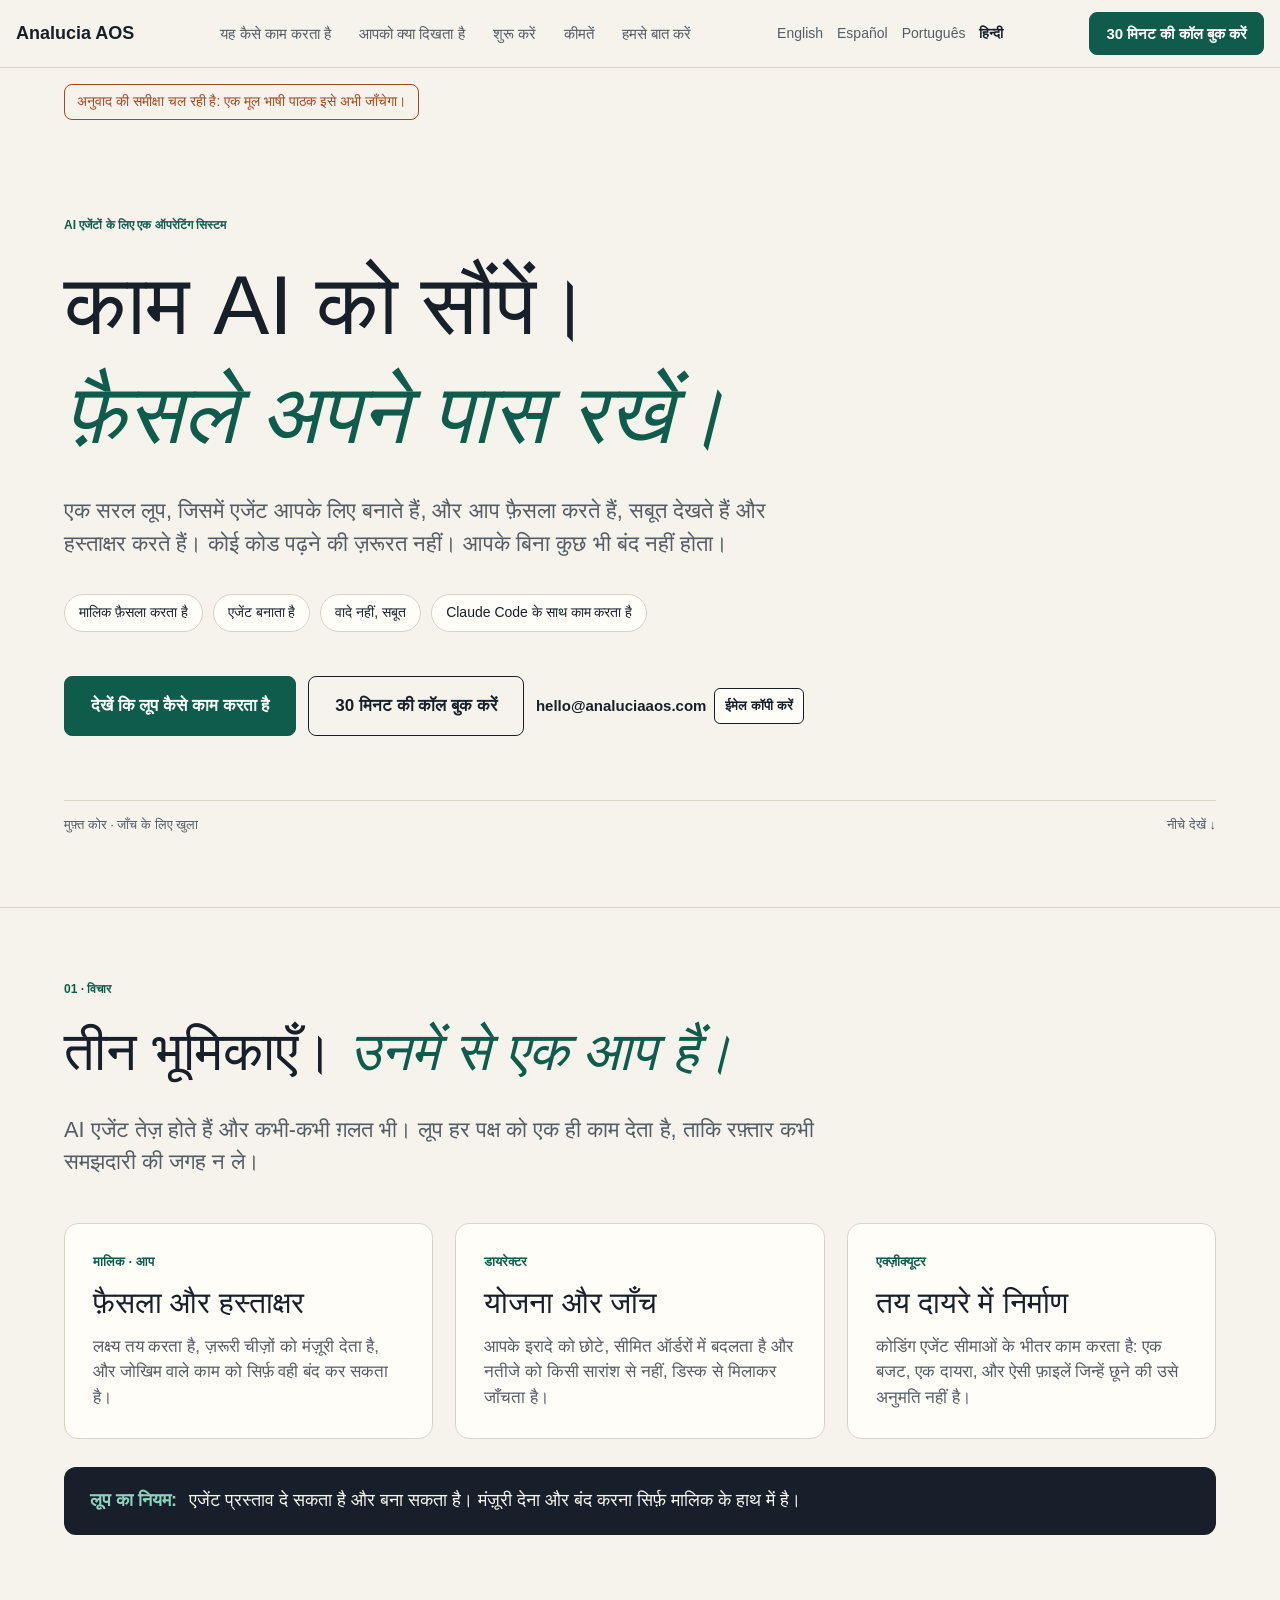
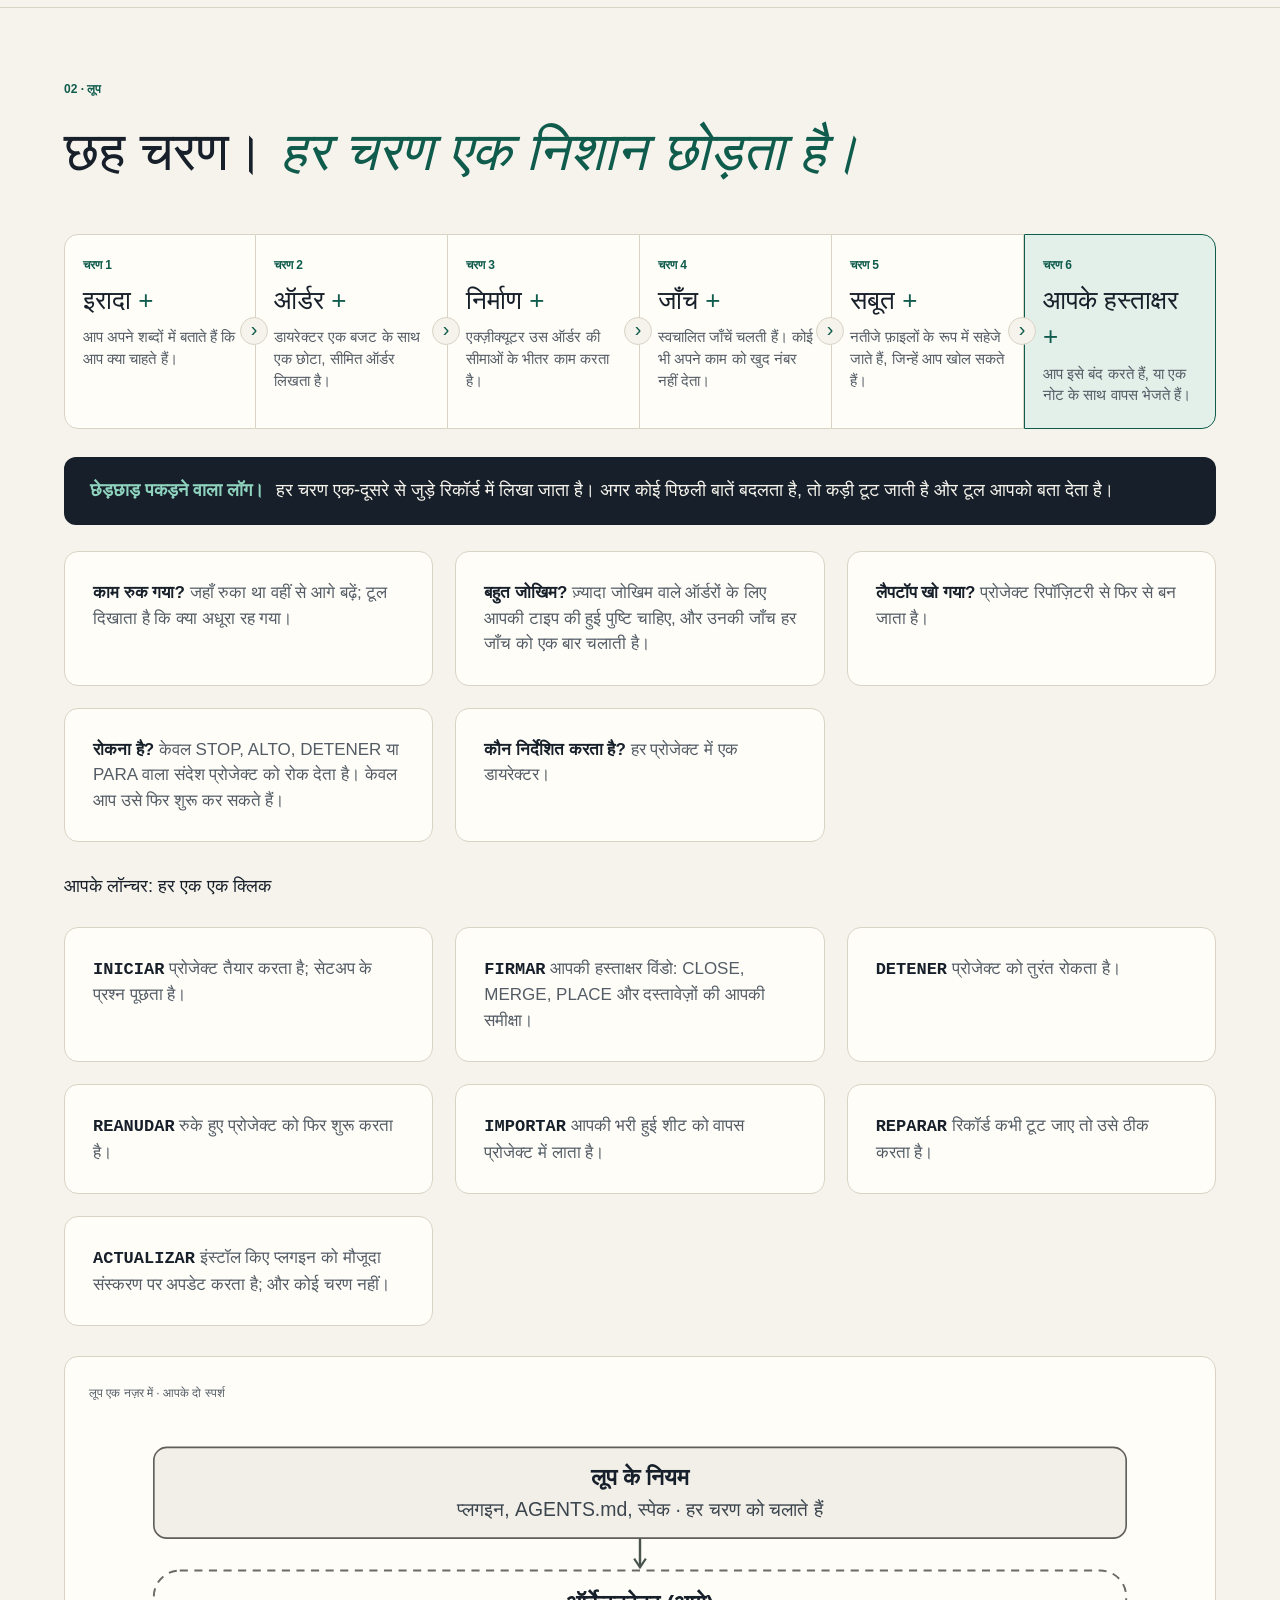
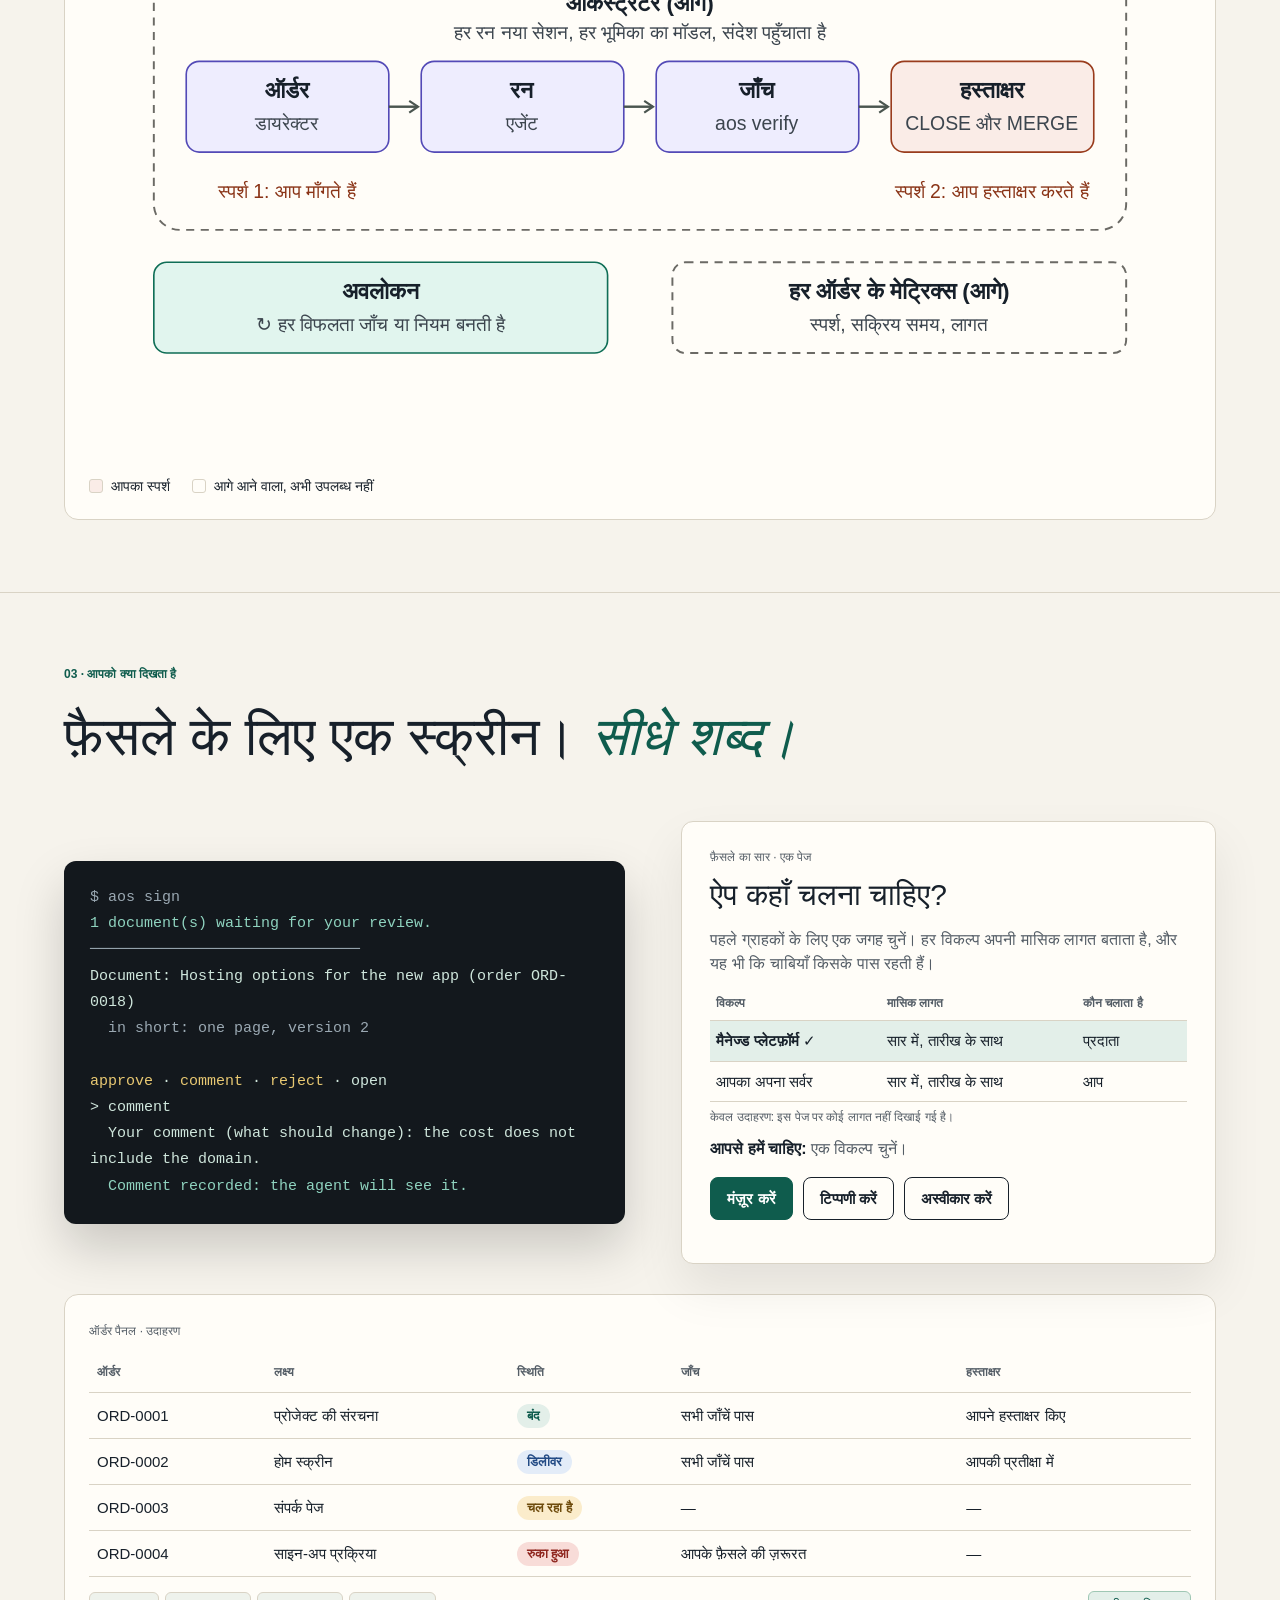
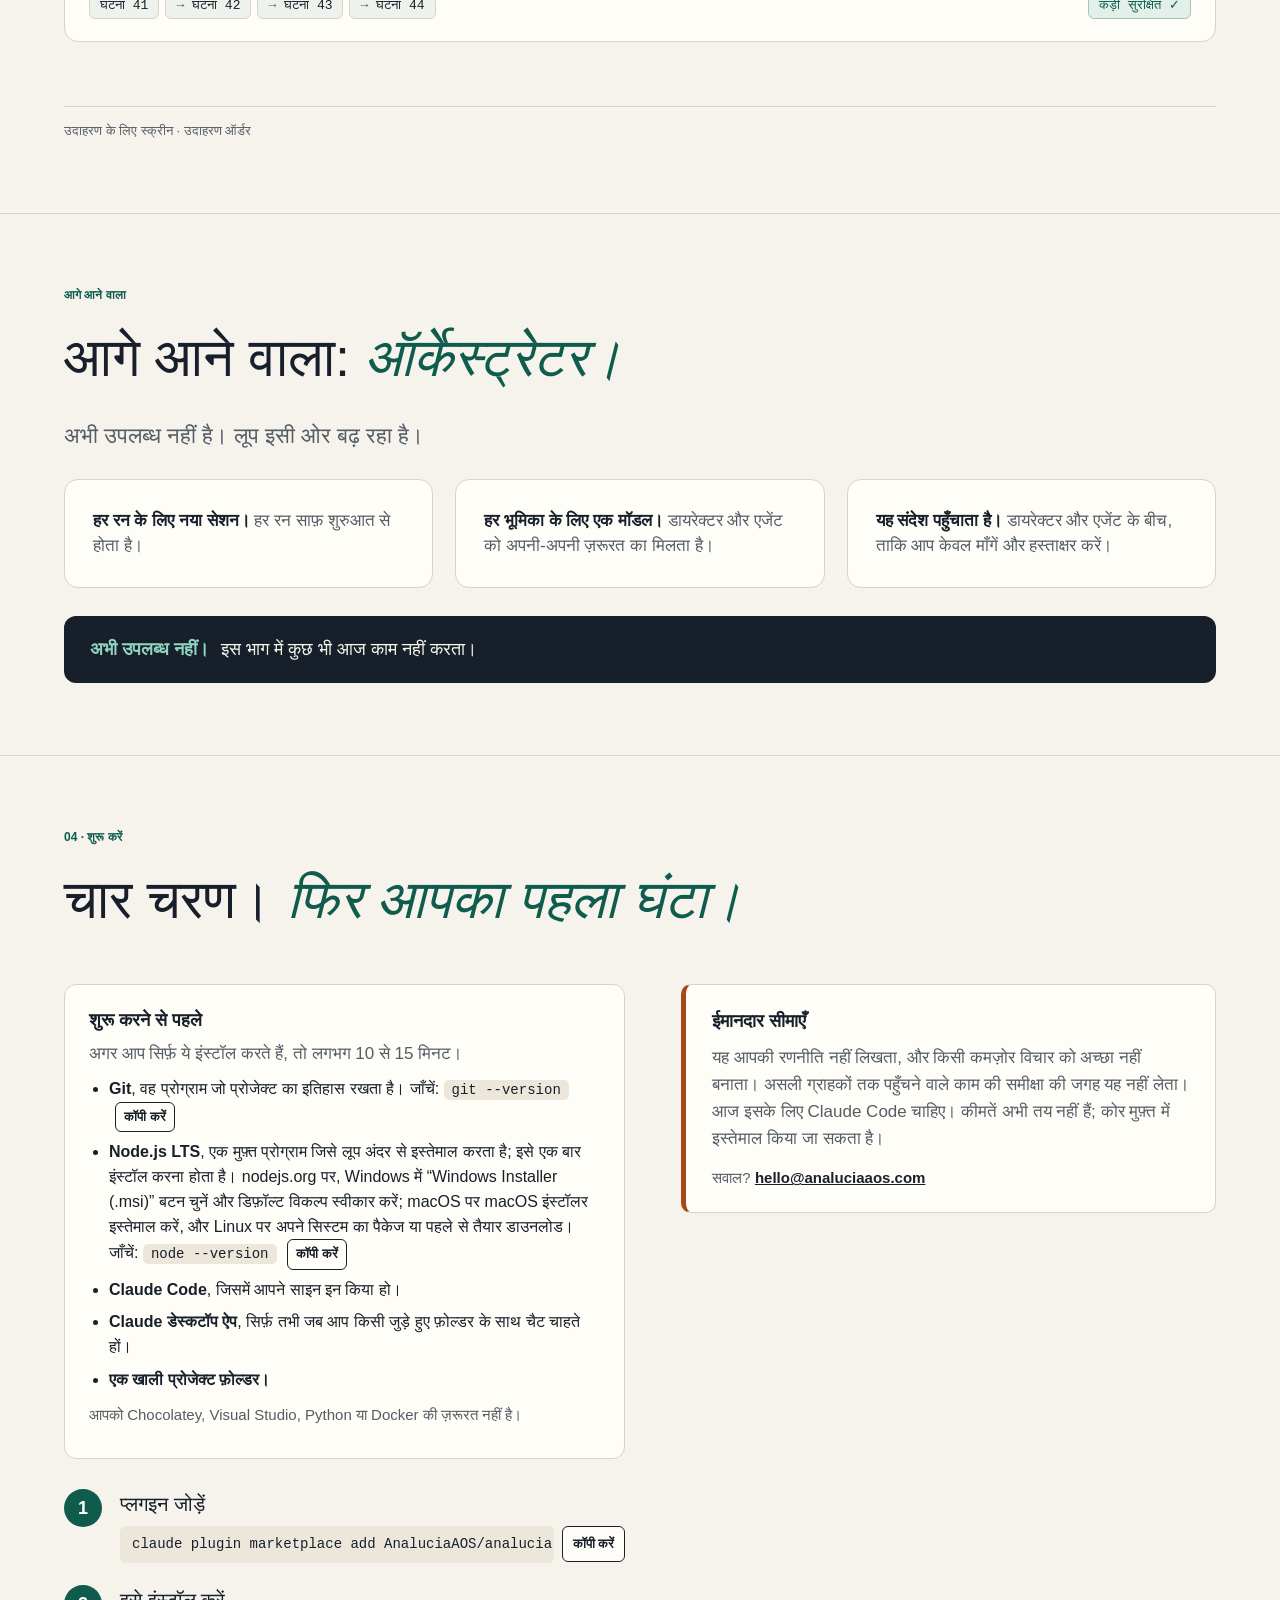
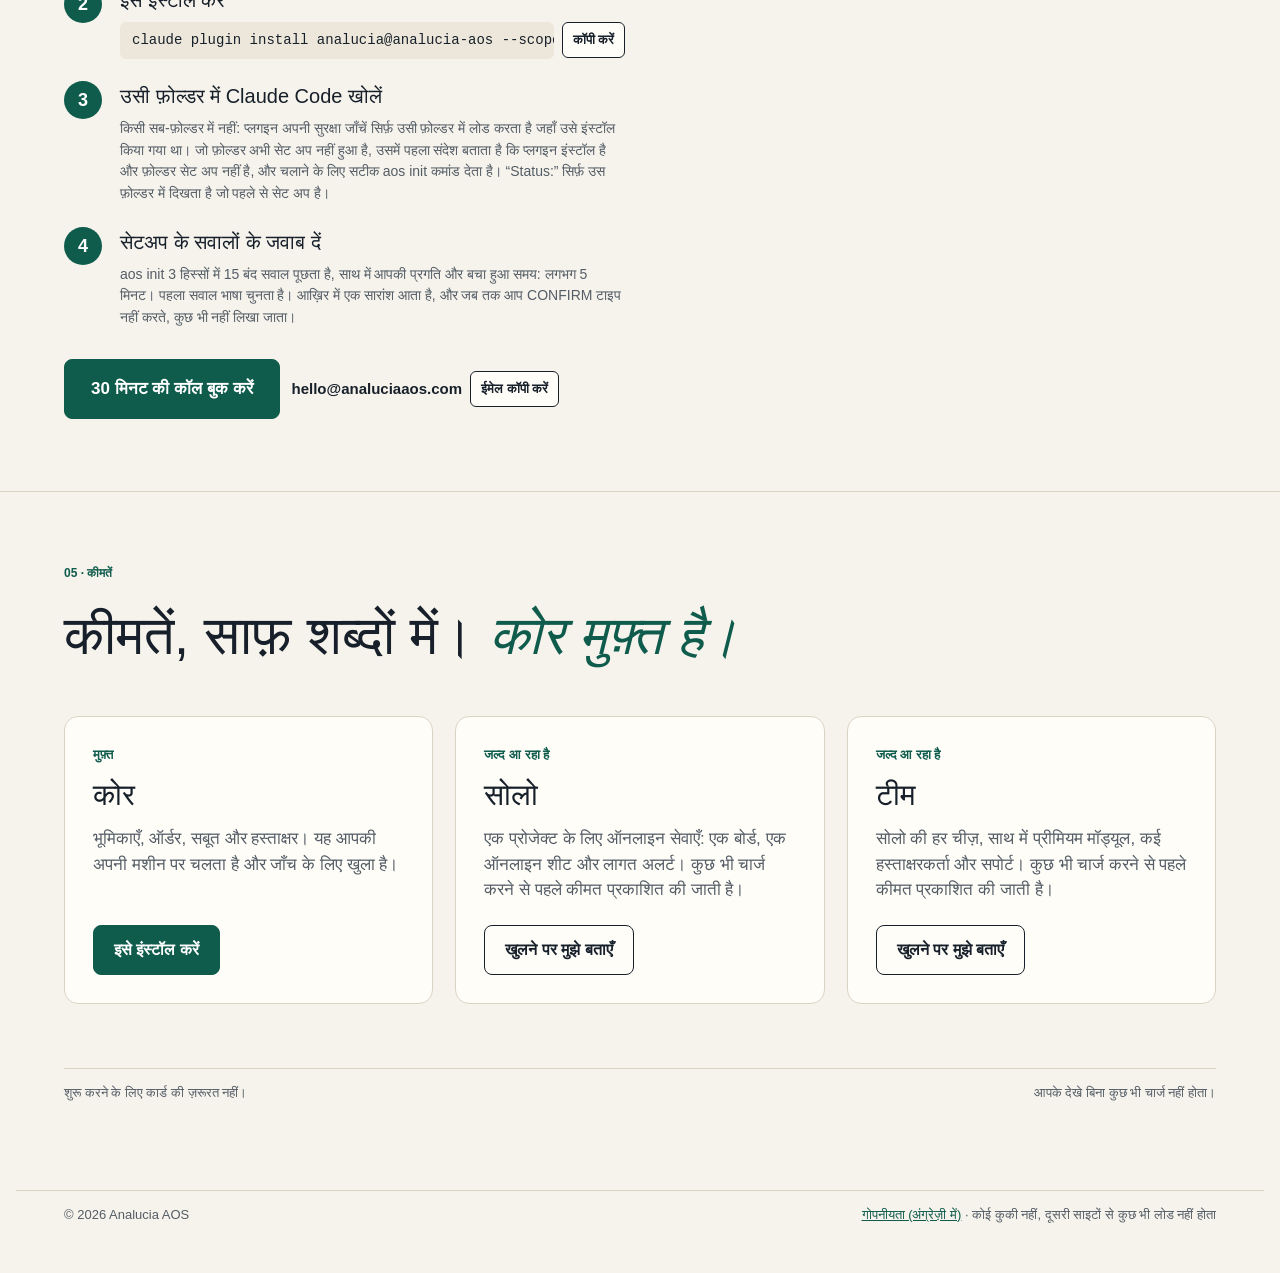
<file: site/hi/index.html>
<!doctype html>
<html lang="hi" class="no-js">
<head>
<meta charset="utf-8">
<meta name="viewport" content="width=device-width, initial-scale=1">
<title>काम AI को सौंपें। फ़ैसले अपने पास रखें।</title>
<meta name="description" content="एक सरल लूप, जिसमें AI एजेंट आपके लिए बनाते हैं, और आप फ़ैसला करते हैं, सबूत देखते हैं और हस्ताक्षर करते हैं। आपके बिना कुछ भी बंद नहीं होता।">
<link rel="stylesheet" href="../style.css">
<link rel="alternate" hreflang="en" href="../index.html">
<link rel="alternate" hreflang="es" href="../es/index.html">
<link rel="alternate" hreflang="pt-BR" href="../pt/index.html">
<link rel="alternate" hreflang="hi" href="index.html">
<link rel="alternate" hreflang="x-default" href="../index.html">
<script>
/* One small inline script (ORD-0026, ORD-0027): progressive enhancement only. No storage, no cookies, no requests. */
/* WhatsApp (ORD-0027 D): the number with its country code, digits only. Empty: WhatsApp is not shown. */
var WHATSAPP_NUMBER = '';
var WA_TEXT = 'नमस्ते, मुझे 30 मिनट की कॉल बुक करनी है।';
var WA_ALWAYS = false; /* Hindi page: only for readers in one of the two time zones checked below */
document.documentElement.className = 'js';
document.addEventListener('DOMContentLoaded', function () {
  var $ = function (s, r) { return Array.prototype.slice.call((r || document).querySelectorAll(s)); };
  /* B. Copy buttons */
  $('[data-copy]').forEach(function (b) {
    b.hidden = false;
    b.addEventListener('click', function () {
      var code = document.getElementById(b.getAttribute('data-copy'));
      var done = function () {
        var live = document.getElementById('copy-status');
        b.textContent = 'कॉपी हो गया'; live.textContent = 'कॉपी हो गया: ' + code.textContent;
        setTimeout(function () { b.textContent = 'कॉपी करें'; }, 2000);
      };
      if (navigator.clipboard && navigator.clipboard.writeText) {
        navigator.clipboard.writeText(code.textContent).then(done, function () { select(code); });
      } else { select(code); }
    });
  });
  /* ORD-0027 A. Copy the contact address */
  $('[data-copy-email]').forEach(function (b) {
    b.hidden = false;
    b.addEventListener('click', function () {
      var addr = document.getElementById(b.getAttribute('data-copy-email'));
      var done = function () {
        b.textContent = 'कॉपी हो गया'; document.getElementById('copy-status').textContent = 'कॉपी हो गया: ' + addr.textContent;
        setTimeout(function () { b.textContent = 'ईमेल कॉपी करें'; }, 2000);
      };
      if (navigator.clipboard && navigator.clipboard.writeText) {
        navigator.clipboard.writeText(addr.textContent).then(done, function () { select(addr); });
      } else { select(addr); }
    });
  });
  /* ORD-0027 D. WhatsApp link, only when a number is set (and, here, only for the two time zones checked below) */
  var wa = WHATSAPP_NUMBER.replace(/\D/g, ''), tz = '';
  try { tz = Intl.DateTimeFormat().resolvedOptions().timeZone || ''; } catch (e) { tz = ''; }
  if (wa && (WA_ALWAYS || tz === 'Asia/Kolkata' || tz === 'Asia/Calcutta')) {
    $('[data-contact]').forEach(function (box) {
      var a = document.createElement('a');
      a.className = 'btn o'; a.target = '_blank'; a.rel = 'noopener';
      a.href = 'https://wa.me/' + wa + '?text=' + encodeURIComponent(WA_TEXT);
      a.textContent = 'WhatsApp पर बात करें';
      box.appendChild(a);
    });
  }
  function select(el) { var r = document.createRange(); r.selectNodeContents(el); var s = getSelection(); s.removeAllRanges(); s.addRange(r); }
  /* C. Loop steps open their example */
  $('.step-toggle').forEach(function (t) {
    var ex = document.getElementById(t.getAttribute('aria-controls'));
    t.setAttribute('aria-expanded', 'false'); ex.hidden = true;
    t.addEventListener('click', function () {
      var open = t.getAttribute('aria-expanded') !== 'true';
      t.setAttribute('aria-expanded', String(open)); ex.hidden = !open;
    });
  });
  /* D. The nav link of the section in view */
  if ('IntersectionObserver' in window) {
    var links = $('.nav ul a[href^="#"]');
    var io = new IntersectionObserver(function (es) {
      es.forEach(function (e) {
        if (!e.isIntersecting) return;
        links.forEach(function (a) {
          var on = a.getAttribute('href') === '#' + e.target.getAttribute('data-nav');
          a.classList.toggle('is-active', on);
          if (on) a.setAttribute('aria-current', 'true'); else a.removeAttribute('aria-current');
        });
      });
    }, { rootMargin: '-45% 0px -50% 0px' });
    $('[data-nav]').forEach(function (s) { io.observe(s); });
  }
});
</script>
</head>
<body>
<a class="skip" href="#main">सामग्री पर जाएँ</a>
<header class="topbar">
  <div class="wrap nav">
    <a class="logo" href="#top"><span class="name"></span></a>
    <nav aria-label="खंड">
      <ul>
        <li><a href="#how">यह कैसे काम करता है</a></li>
        <li><a href="#see">आपको क्या दिखता है</a></li>
        <li><a href="#start">शुरू करें</a></li>
        <li><a href="#pricing">कीमतें</a></li>
        <li><a href="#talk">हमसे बात करें</a></li>
      </ul>
    </nav>
    <nav class="langs" aria-label="भाषा">
      <ul>
        <li><a href="../index.html" hreflang="en" lang="en">English</a></li>
        <li><a href="../es/index.html" hreflang="es" lang="es">Español</a></li>
        <li><a href="../pt/index.html" hreflang="pt-BR" lang="pt-BR">Português</a></li>
        <li><a href="index.html" hreflang="hi" lang="hi" aria-current="page">हिन्दी</a></li>
      </ul>
    </nav>
    <a class="btn btn-sm cta-top" href="mailto:hello@analuciaaos.com?subject=30-minute%20call">30 मिनट की कॉल बुक करें</a>
  </div>
</header>
<p class="wrap transnote" id="translation-note" role="note"><span>अनुवाद की समीक्षा चल रही है: एक मूल भाषी पाठक इसे अभी जाँचेगा।</span></p>

<main id="main">
  <section class="view hero" id="top" data-nav="top" aria-labelledby="h-top">
    <div class="wrap">
      <p class="tag">AI एजेंटों के लिए एक ऑपरेटिंग सिस्टम</p>
      <h1 id="h-top">काम AI को सौंपें।<br><em>फ़ैसले अपने पास रखें।</em></h1>
      <p class="lead">एक सरल लूप, जिसमें एजेंट आपके लिए बनाते हैं, और आप फ़ैसला करते हैं, सबूत देखते हैं और हस्ताक्षर करते हैं। कोई कोड पढ़ने की ज़रूरत नहीं। आपके बिना कुछ भी बंद नहीं होता।</p>
      <ul class="pills" aria-label="संक्षेप में">
        <li>मालिक फ़ैसला करता है</li>
        <li>एजेंट बनाता है</li>
        <li>वादे नहीं, सबूत</li>
        <li>Claude Code के साथ काम करता है</li>
      </ul>
      <div class="actions" data-contact>
        <a class="btn" href="#loop">देखें कि लूप कैसे काम करता है</a>
        <a class="btn o" href="mailto:hello@analuciaaos.com?subject=30-minute%20call">30 मिनट की कॉल बुक करें</a>
        <span class="mailcopy"><span class="addr" id="addr-top">hello@analuciaaos.com</span> <button type="button" class="copy" data-copy-email="addr-top" hidden>ईमेल कॉपी करें</button></span>
      </div>
      <p class="note"><span>मुफ़्त कोर · जाँच के लिए खुला</span><span aria-hidden="true">नीचे देखें ↓</span></p>
    </div>
  </section>

  <section class="view" id="how" data-nav="how" aria-labelledby="h-how">
    <div class="wrap">
      <p class="tag">01 · विचार</p>
      <h2 id="h-how">तीन भूमिकाएँ। <em>उनमें से एक आप हैं।</em></h2>
      <p class="lead">AI एजेंट तेज़ होते हैं और कभी-कभी ग़लत भी। लूप हर पक्ष को एक ही काम देता है, ताकि रफ़्तार कभी समझदारी की जगह न ले।</p>
      <ul class="cards">
        <li class="card"><p class="n">मालिक · आप</p><h3>फ़ैसला और हस्ताक्षर</h3><p>लक्ष्य तय करता है, ज़रूरी चीज़ों को मंज़ूरी देता है, और जोखिम वाले काम को सिर्फ़ वही बंद कर सकता है।</p></li>
        <li class="card"><p class="n">डायरेक्टर</p><h3>योजना और जाँच</h3><p>आपके इरादे को छोटे, सीमित ऑर्डरों में बदलता है और नतीजे को किसी सारांश से नहीं, डिस्क से मिलाकर जाँचता है।</p></li>
        <li class="card"><p class="n">एक्ज़ीक्यूटर</p><h3>तय दायरे में निर्माण</h3><p>कोडिंग एजेंट सीमाओं के भीतर काम करता है: एक बजट, एक दायरा, और ऐसी फ़ाइलें जिन्हें छूने की उसे अनुमति नहीं है।</p></li>
      </ul>
      <p class="band"><strong>लूप का नियम:</strong>एजेंट प्रस्ताव दे सकता है और बना सकता है। मंज़ूरी देना और बंद करना सिर्फ़ मालिक के हाथ में है।</p>
    </div>
  </section>

  <section class="view" id="loop" data-nav="how" aria-labelledby="h-loop">
    <div class="wrap">
      <p class="tag">02 · लूप</p>
      <h2 id="h-loop">छह चरण। <em>हर चरण एक निशान छोड़ता है।</em></h2>
      <ol class="steps">
        <li><p class="k">चरण 1</p><h3><button class="step-toggle" type="button" aria-controls="ex-1" aria-expanded="true">इरादा</button></h3><p>आप अपने शब्दों में बताते हैं कि आप क्या चाहते हैं।</p><p class="example" id="ex-1">उदाहरण के लिए, आप लिखते हैं “एक संपर्क पेज जोड़ो”। अभी आपसे और कुछ नहीं चाहिए।</p></li>
        <li><p class="k">चरण 2</p><h3><button class="step-toggle" type="button" aria-controls="ex-2" aria-expanded="true">ऑर्डर</button></h3><p>डायरेक्टर एक बजट के साथ एक छोटा, सीमित ऑर्डर लिखता है।</p><p class="example" id="ex-2">ऑर्डर में मिनटों और प्रयासों में उसका बजट, उसका जोखिम स्तर और वे जाँचें लिखी होती हैं जो साबित करेंगी कि काम पूरा हुआ।</p></li>
        <li><p class="k">चरण 3</p><h3><button class="step-toggle" type="button" aria-controls="ex-3" aria-expanded="true">निर्माण</button></h3><p>एक्ज़ीक्यूटर उस ऑर्डर की सीमाओं के भीतर काम करता है।</p><p class="example" id="ex-3">अगर एजेंट किसी ऑर्डर या उसकी जाँचों को बदलने की कोशिश करता है, तो टूल बदलाव होने से पहले ही उसे रोक देता है, बशर्ते प्लगइन प्रोजेक्ट फ़ोल्डर में सक्रिय हो।</p></li>
        <li><p class="k">चरण 4</p><h3><button class="step-toggle" type="button" aria-controls="ex-4" aria-expanded="true">जाँच</button></h3><p>स्वचालित जाँचें चलती हैं। कोई भी अपने काम को खुद नंबर नहीं देता।</p><p class="example" id="ex-4">जाँचें डायरेक्टर ने लिखी हैं, एजेंट ने नहीं; ऊँचे जोखिम वाला ऑर्डर हर जाँच को एक बार चलाता है और दोबारा केवल वही जाँच चलाता है जो विफल हुई।</p></li>
        <li><p class="k">चरण 5</p><h3><button class="step-toggle" type="button" aria-controls="ex-5" aria-expanded="true">सबूत</button></h3><p>नतीजे फ़ाइलों के रूप में सहेजे जाते हैं, जिन्हें आप खोल सकते हैं।</p><p class="example" id="ex-5">रिपोर्ट हर जाँच का मूल आउटपुट, उसके अपने ऑर्डर के साथ रखती है।</p></li>
        <li><p class="k">चरण 6</p><h3><button class="step-toggle" type="button" aria-controls="ex-6" aria-expanded="true">आपके हस्ताक्षर</button></h3><p>आप इसे बंद करते हैं, या एक नोट के साथ वापस भेजते हैं।</p><p class="example" id="ex-6">पास हुए काम को बंद करने के लिए आप CLOSE टाइप करते हैं, और हस्ताक्षरित काम को मुख्य ब्रांच में ले जाने के लिए MERGE, दोनों FIRMAR में; मसौदा ऑर्डर उसी विंडो में PLACE से रखा जाता है। या किसी दस्तावेज़ पर टिप्पणी करते हैं; आपका नोट एजेंट तक पहुँचता है।</p></li>
      </ol>
      <p class="band"><strong>छेड़छाड़ पकड़ने वाला लॉग।</strong>हर चरण एक-दूसरे से जुड़े रिकॉर्ड में लिखा जाता है। अगर कोई पिछली बातें बदलता है, तो कड़ी टूट जाती है और टूल आपको बता देता है।</p>
      <ul class="cards small">
        <li class="card"><p><strong>काम रुक गया?</strong> जहाँ रुका था वहीं से आगे बढ़ें; टूल दिखाता है कि क्या अधूरा रह गया।</p></li>
        <li class="card"><p><strong>बहुत जोखिम?</strong> ज़्यादा जोखिम वाले ऑर्डरों के लिए आपकी टाइप की हुई पुष्टि चाहिए, और उनकी जाँच हर जाँच को एक बार चलाती है।</p></li>
        <li class="card"><p><strong>लैपटॉप खो गया?</strong> प्रोजेक्ट रिपॉज़िटरी से फिर से बन जाता है।</p></li>
        <li class="card"><p><strong>रोकना है?</strong> केवल STOP, ALTO, DETENER या PARA वाला संदेश प्रोजेक्ट को रोक देता है। केवल आप उसे फिर शुरू कर सकते हैं।</p></li>
        <li class="card"><p><strong>कौन निर्देशित करता है?</strong> हर प्रोजेक्ट में एक डायरेक्टर।</p></li>
      </ul>

      <h3 class="sub" id="h-launch">आपके लॉन्चर: हर एक एक क्लिक</h3>
      <ul class="cards small launch" aria-label="आपके लॉन्चर">
        <li class="card"><p><strong>INICIAR</strong> प्रोजेक्ट तैयार करता है; सेटअप के प्रश्न पूछता है।</p></li>
        <li class="card"><p><strong>FIRMAR</strong> आपकी हस्ताक्षर विंडो: CLOSE, MERGE, PLACE और दस्तावेज़ों की आपकी समीक्षा।</p></li>
        <li class="card"><p><strong>DETENER</strong> प्रोजेक्ट को तुरंत रोकता है।</p></li>
        <li class="card"><p><strong>REANUDAR</strong> रुके हुए प्रोजेक्ट को फिर शुरू करता है।</p></li>
        <li class="card"><p><strong>IMPORTAR</strong> आपकी भरी हुई शीट को वापस प्रोजेक्ट में लाता है।</p></li>
        <li class="card"><p><strong>REPARAR</strong> रिकॉर्ड कभी टूट जाए तो उसे ठीक करता है।</p></li>
        <li class="card"><p><strong>ACTUALIZAR</strong> इंस्टॉल किए प्लगइन को मौजूदा संस्करण पर अपडेट करता है; और कोई चरण नहीं।</p></li>
      </ul>

      <figure class="panel" aria-labelledby="flow-title">
        <figcaption><span class="kicker" id="flow-title">लूप एक नज़र में · आपके दो स्पर्श</span></figcaption>
        <div class="flow-scroll">
          <svg class="loopd" id="loop-diagram" viewBox="0 0 680 400" role="img" aria-labelledby="loop-svg-t loop-svg-d" focusable="false">
            <title id="loop-svg-t">आपके दो स्पर्श के साथ लूप</title>
            <desc id="loop-svg-d">लूप के नियम हर चरण को चलाते हैं। आगे आने वाले ऑर्केस्ट्रेटर के भीतर: डायरेक्टर का ऑर्डर, एजेंट का रन, aos verify से जाँच, और CLOSE तथा MERGE से हस्ताक्षर। पहला स्पर्श: आप माँगते हैं। दूसरा स्पर्श: आप हस्ताक्षर करते हैं। अवलोकन हर विफलता को जाँच या नियम बना देते हैं। हर ऑर्डर के मेट्रिक्स आगे आएँगे।</desc>
            <defs><marker id="arr" viewBox="0 0 10 10" refX="8" refY="5" markerWidth="6" markerHeight="6" orient="auto"><path d="M2 1L8 5L2 9" class="ar"/></marker></defs>
            <rect class="b rules" x="40" y="20" width="600" height="56" rx="8"/>
            <text x="340" y="38" class="h">लूप के नियम</text><text x="340" y="58" class="s">प्लगइन, AGENTS.md, स्पेक · हर चरण को चलाते हैं</text>
            <path class="ln" d="M340 76V94"/>
            <rect class="b soon" x="40" y="96" width="600" height="160" rx="16"/>
            <text x="340" y="116" class="h">ऑर्केस्ट्रेटर (आगे)</text><text x="340" y="134" class="s">हर रन नया सेशन, हर भूमिका का मॉडल, संदेश पहुँचाता है</text>
            <rect class="b step" x="60" y="152" width="125" height="56" rx="8"/><text x="122" y="170" class="h">ऑर्डर</text><text x="122" y="190" class="s">डायरेक्टर</text>
            <rect class="b step" x="205" y="152" width="125" height="56" rx="8"/><text x="267" y="170" class="h">रन</text><text x="267" y="190" class="s">एजेंट</text>
            <rect class="b step" x="350" y="152" width="125" height="56" rx="8"/><text x="412" y="170" class="h">जाँच</text><text x="412" y="190" class="s">aos verify</text>
            <rect class="b touch" x="495" y="152" width="125" height="56" rx="8"/><text x="557" y="170" class="h">हस्ताक्षर</text><text x="557" y="190" class="s">CLOSE और MERGE</text>
            <path class="ln" d="M185 180H203"/><path class="ln" d="M330 180H348"/><path class="ln" d="M475 180H493"/>
            <text x="122" y="232" class="s tt">स्पर्श 1: आप माँगते हैं</text><text x="557" y="232" class="s tt">स्पर्श 2: आप हस्ताक्षर करते हैं</text>
            <rect class="b obs" x="40" y="276" width="280" height="56" rx="8"/><text x="180" y="294" class="h">अवलोकन</text><text x="180" y="314" class="s">↻ हर विफलता जाँच या नियम बनती है</text>
            <rect class="b soon" x="360" y="276" width="280" height="56" rx="8"/><text x="500" y="294" class="h">हर ऑर्डर के मेट्रिक्स (आगे)</text><text x="500" y="314" class="s">स्पर्श, सक्रिय समय, लागत</text>
          </svg>
        </div>
        <ul class="legend" aria-label="संकेत">
          <li><i class="sw touch"></i>आपका स्पर्श</li>
          <li><i class="sw soon"></i>आगे आने वाला, अभी उपलब्ध नहीं</li>
        </ul>
      </figure>
    </div>
  </section>

  <section class="view" id="see" data-nav="see" aria-labelledby="h-see">
    <div class="wrap">
      <p class="tag">03 · आपको क्या दिखता है</p>
      <h2 id="h-see">फ़ैसले के लिए एक स्क्रीन। <em>सीधे शब्द।</em></h2>
      <div class="two">
        <pre class="term" aria-label="टर्मिनल में हस्ताक्षर वाली स्क्रीन का उदाहरण"><span class="d">$ aos sign</span>
<span class="g">1 document(s) waiting for your review.</span>
<span class="d">──────────────────────────────</span>
Document: Hosting options for the new app (order ORD-0018)
<span class="d">  in short: one page, version 2</span>

<span class="y">approve</span> · <span class="y">comment</span> · <span class="y">reject</span> · open
&gt; comment
  Your comment (what should change): the cost does not include the domain.
<span class="g">  Comment recorded: the agent will see it.</span></pre>
        <div class="doc">
          <p class="kicker">फ़ैसले का सार · एक पेज</p>
          <h3>ऐप कहाँ चलना चाहिए?</h3>
          <p>पहले ग्राहकों के लिए एक जगह चुनें। हर विकल्प अपनी मासिक लागत बताता है, और यह भी कि चाबियाँ किसके पास रहती हैं।</p>
          <table>
            <caption class="kicker">केवल उदाहरण: इस पेज पर कोई लागत नहीं दिखाई गई है।</caption>
            <thead><tr><th scope="col">विकल्प</th><th scope="col">मासिक लागत</th><th scope="col">कौन चलाता है</th></tr></thead>
            <tbody>
              <tr class="rec"><td><strong>मैनेज्ड प्लेटफ़ॉर्म</strong> <span aria-label="सुझाया गया">✓</span></td><td>सार में, तारीख के साथ</td><td>प्रदाता</td></tr>
              <tr><td>आपका अपना सर्वर</td><td>सार में, तारीख के साथ</td><td>आप</td></tr>
            </tbody>
          </table>
          <p><strong>आपसे हमें चाहिए:</strong> एक विकल्प चुनें।</p>
          <ul class="choices" aria-label="आपके विकल्प"><li class="a">मंज़ूर करें</li><li>टिप्पणी करें</li><li>अस्वीकार करें</li></ul>
        </div>
      </div>

      <figure class="panel orders" aria-labelledby="orders-title">
        <figcaption><span class="kicker" id="orders-title">ऑर्डर पैनल · उदाहरण</span></figcaption>
        <div class="table-scroll">
          <table class="orders-table">
            <thead><tr><th scope="col">ऑर्डर</th><th scope="col">लक्ष्य</th><th scope="col">स्थिति</th><th scope="col">जाँच</th><th scope="col">हस्ताक्षर</th></tr></thead>
            <tbody>
              <tr><td>ORD-0001</td><td>प्रोजेक्ट की संरचना</td><td><span class="st closed">बंद</span></td><td>सभी जाँचें पास</td><td>आपने हस्ताक्षर किए</td></tr>
              <tr><td>ORD-0002</td><td>होम स्क्रीन</td><td><span class="st delivered">डिलीवर</span></td><td>सभी जाँचें पास</td><td>आपकी प्रतीक्षा में</td></tr>
              <tr><td>ORD-0003</td><td>संपर्क पेज</td><td><span class="st running">चल रहा है</span></td><td>—</td><td>—</td></tr>
              <tr><td>ORD-0004</td><td>साइन-अप प्रक्रिया</td><td><span class="st blocked">रुका हुआ</span></td><td>आपके फ़ैसले की ज़रूरत</td><td>—</td></tr>
            </tbody>
          </table>
        </div>
        <div class="chain" aria-label="घटनाओं की कड़ी (उदाहरण)">
          <ol><li>घटना</li><li>घटना</li><li>घटना</li><li>घटना</li></ol>
          <span class="intact">कड़ी सुरक्षित ✓</span>
        </div>
      </figure>
      <p class="note"><span>उदाहरण के लिए स्क्रीन · उदाहरण ऑर्डर</span></p>
    </div>
  </section>

  <section class="view" id="next" data-status="not-available" aria-labelledby="h-next">
    <div class="wrap">
      <p class="tag">आगे आने वाला</p>
      <h2 id="h-next">आगे आने वाला: <em>ऑर्केस्ट्रेटर।</em></h2>
      <p class="lead">अभी उपलब्ध नहीं है। लूप इसी ओर बढ़ रहा है।</p>
      <ul class="cards small">
        <li class="card"><p><strong>हर रन के लिए नया सेशन।</strong> हर रन साफ़ शुरुआत से होता है।</p></li>
        <li class="card"><p><strong>हर भूमिका के लिए एक मॉडल।</strong> डायरेक्टर और एजेंट को अपनी-अपनी ज़रूरत का मिलता है।</p></li>
        <li class="card"><p><strong>यह संदेश पहुँचाता है।</strong> डायरेक्टर और एजेंट के बीच, ताकि आप केवल माँगें और हस्ताक्षर करें।</p></li>
      </ul>
      <p class="band"><strong>अभी उपलब्ध नहीं।</strong>इस भाग में कुछ भी आज काम नहीं करता।</p>
    </div>
  </section>

  <section class="view" id="start" data-nav="start" aria-labelledby="h-start">
    <div class="wrap">
      <p class="tag">04 · शुरू करें</p>
      <h2 id="h-start">चार चरण। <em>फिर आपका पहला घंटा।</em></h2>
      <div class="two" style="align-items:start">
        <div>
          <div class="before" aria-labelledby="h-before">
            <h3 id="h-before">शुरू करने से पहले</h3>
            <p>अगर आप सिर्फ़ ये इंस्टॉल करते हैं, तो लगभग 10 से 15 मिनट।</p>
            <ul>
              <li><strong>Git</strong>, वह प्रोग्राम जो प्रोजेक्ट का इतिहास रखता है। जाँचें: <code id="c-git">git --version</code> <button type="button" class="copy" data-copy="c-git" hidden>कॉपी करें</button></li>
              <li><strong>Node.js LTS</strong>, एक मुफ़्त प्रोग्राम जिसे लूप अंदर से इस्तेमाल करता है; इसे एक बार इंस्टॉल करना होता है। nodejs.org पर, Windows में “Windows Installer (.msi)” बटन चुनें और डिफ़ॉल्ट विकल्प स्वीकार करें; macOS पर macOS इंस्टॉलर इस्तेमाल करें, और Linux पर अपने सिस्टम का पैकेज या पहले से तैयार डाउनलोड। जाँचें: <code id="c-node">node --version</code> <button type="button" class="copy" data-copy="c-node" hidden>कॉपी करें</button></li>
              <li><strong>Claude Code</strong>, जिसमें आपने साइन इन किया हो।</li>
              <li><strong>Claude डेस्कटॉप ऐप</strong>, सिर्फ़ तभी जब आप किसी जुड़े हुए फ़ोल्डर के साथ चैट चाहते हों।</li>
              <li><strong>एक खाली प्रोजेक्ट फ़ोल्डर।</strong></li>
            </ul>
            <p class="small">आपको Chocolatey, Visual Studio, Python या Docker की ज़रूरत नहीं है।</p>
          </div>
          <ol class="start">
            <li><div>प्लगइन जोड़ें<span class="cmd"><code id="c-add">claude plugin marketplace add AnaluciaAOS/analucia-aos</code><button type="button" class="copy" data-copy="c-add" hidden>कॉपी करें</button></span></div></li>
            <li><div>इसे इंस्टॉल करें<span class="cmd"><code id="c-install">claude plugin install analucia@analucia-aos --scope project</code><button type="button" class="copy" data-copy="c-install" hidden>कॉपी करें</button></span></div></li>
            <li><div>उसी फ़ोल्डर में Claude Code खोलें<span class="hint">किसी सब-फ़ोल्डर में नहीं: प्लगइन अपनी सुरक्षा जाँचें सिर्फ़ उसी फ़ोल्डर में लोड करता है जहाँ उसे इंस्टॉल किया गया था। जो फ़ोल्डर अभी सेट अप नहीं हुआ है, उसमें पहला संदेश बताता है कि प्लगइन इंस्टॉल है और फ़ोल्डर सेट अप नहीं है, और चलाने के लिए सटीक aos init कमांड देता है। “Status:” सिर्फ़ उस फ़ोल्डर में दिखता है जो पहले से सेट अप है।</span></div></li>
            <li><div>सेटअप के सवालों के जवाब दें<span class="hint">aos init 3 हिस्सों में 15 बंद सवाल पूछता है, साथ में आपकी प्रगति और बचा हुआ समय: लगभग 5 मिनट। पहला सवाल भाषा चुनता है। आख़िर में एक सारांश आता है, और जब तक आप CONFIRM टाइप नहीं करते, कुछ भी नहीं लिखा जाता।</span></div></li>
          </ol>
          <p class="sr-only" id="copy-status" aria-live="polite"></p>
          <div class="actions" data-contact style="margin-top:30px"><a class="btn" href="mailto:hello@analuciaaos.com?subject=30-minute%20call">30 मिनट की कॉल बुक करें</a>
            <span class="mailcopy"><span class="addr" id="addr-start">hello@analuciaaos.com</span> <button type="button" class="copy" data-copy-email="addr-start" hidden>ईमेल कॉपी करें</button></span></div>
        </div>
        <aside class="lim" id="talk" data-nav="talk" aria-labelledby="h-lim">
          <h3 id="h-lim">ईमानदार सीमाएँ</h3>
          <p>यह आपकी रणनीति नहीं लिखता, और किसी कमज़ोर विचार को अच्छा नहीं बनाता। असली ग्राहकों तक पहुँचने वाले काम की समीक्षा की जगह यह नहीं लेता। आज इसके लिए Claude Code चाहिए। कीमतें अभी तय नहीं हैं; कोर मुफ़्त में इस्तेमाल किया जा सकता है।</p>
          <p class="contact">सवाल? <a href="mailto:hello@analuciaaos.com">hello@analuciaaos.com</a></p>
        </aside>
      </div>
    </div>
  </section>
  <section class="view" id="pricing" data-nav="pricing" aria-labelledby="h-pricing">
    <div class="wrap">
      <p class="tag">05 · कीमतें</p>
      <h2 id="h-pricing">कीमतें, साफ़ शब्दों में। <em>कोर मुफ़्त है।</em></h2>
      <ul class="cards pricing">
        <li class="card"><p class="n">मुफ़्त</p><h3>कोर</h3><p>भूमिकाएँ, ऑर्डर, सबूत और हस्ताक्षर। यह आपकी अपनी मशीन पर चलता है और जाँच के लिए खुला है।</p><a class="btn" href="#start">इसे इंस्टॉल करें</a></li>
        <li class="card"><p class="n">जल्द आ रहा है</p><h3>सोलो</h3><p>एक प्रोजेक्ट के लिए ऑनलाइन सेवाएँ: एक बोर्ड, एक ऑनलाइन शीट और लागत अलर्ट। कुछ भी चार्ज करने से पहले कीमत प्रकाशित की जाती है।</p><a class="btn o" href="mailto:hello@analuciaaos.com?subject=Notify%20me%20Solo">खुलने पर मुझे बताएँ</a></li>
        <li class="card"><p class="n">जल्द आ रहा है</p><h3>टीम</h3><p>सोलो की हर चीज़, साथ में प्रीमियम मॉड्यूल, कई हस्ताक्षरकर्ता और सपोर्ट। कुछ भी चार्ज करने से पहले कीमत प्रकाशित की जाती है।</p><a class="btn o" href="mailto:hello@analuciaaos.com?subject=Notify%20me%20Team">खुलने पर मुझे बताएँ</a></li>
      </ul>
      <p class="note"><span>शुरू करने के लिए कार्ड की ज़रूरत नहीं।</span><span>आपके देखे बिना कुछ भी चार्ज नहीं होता।</span></p>
    </div>
  </section>
</main>

<footer>
  <div class="wrap">
    <span>© 2026 <span class="name"></span></span>
    <span><a href="../privacy.html" hreflang="en">गोपनीयता (अंग्रेज़ी में)</a> · कोई कुकी नहीं, दूसरी साइटों से कुछ भी लोड नहीं होता</span>
  </div>
</footer>

<div class="cta-bar"><a class="btn" href="mailto:hello@analuciaaos.com?subject=30-minute%20call">30 मिनट की कॉल बुक करें</a></div>
</body>
</html>
</file>
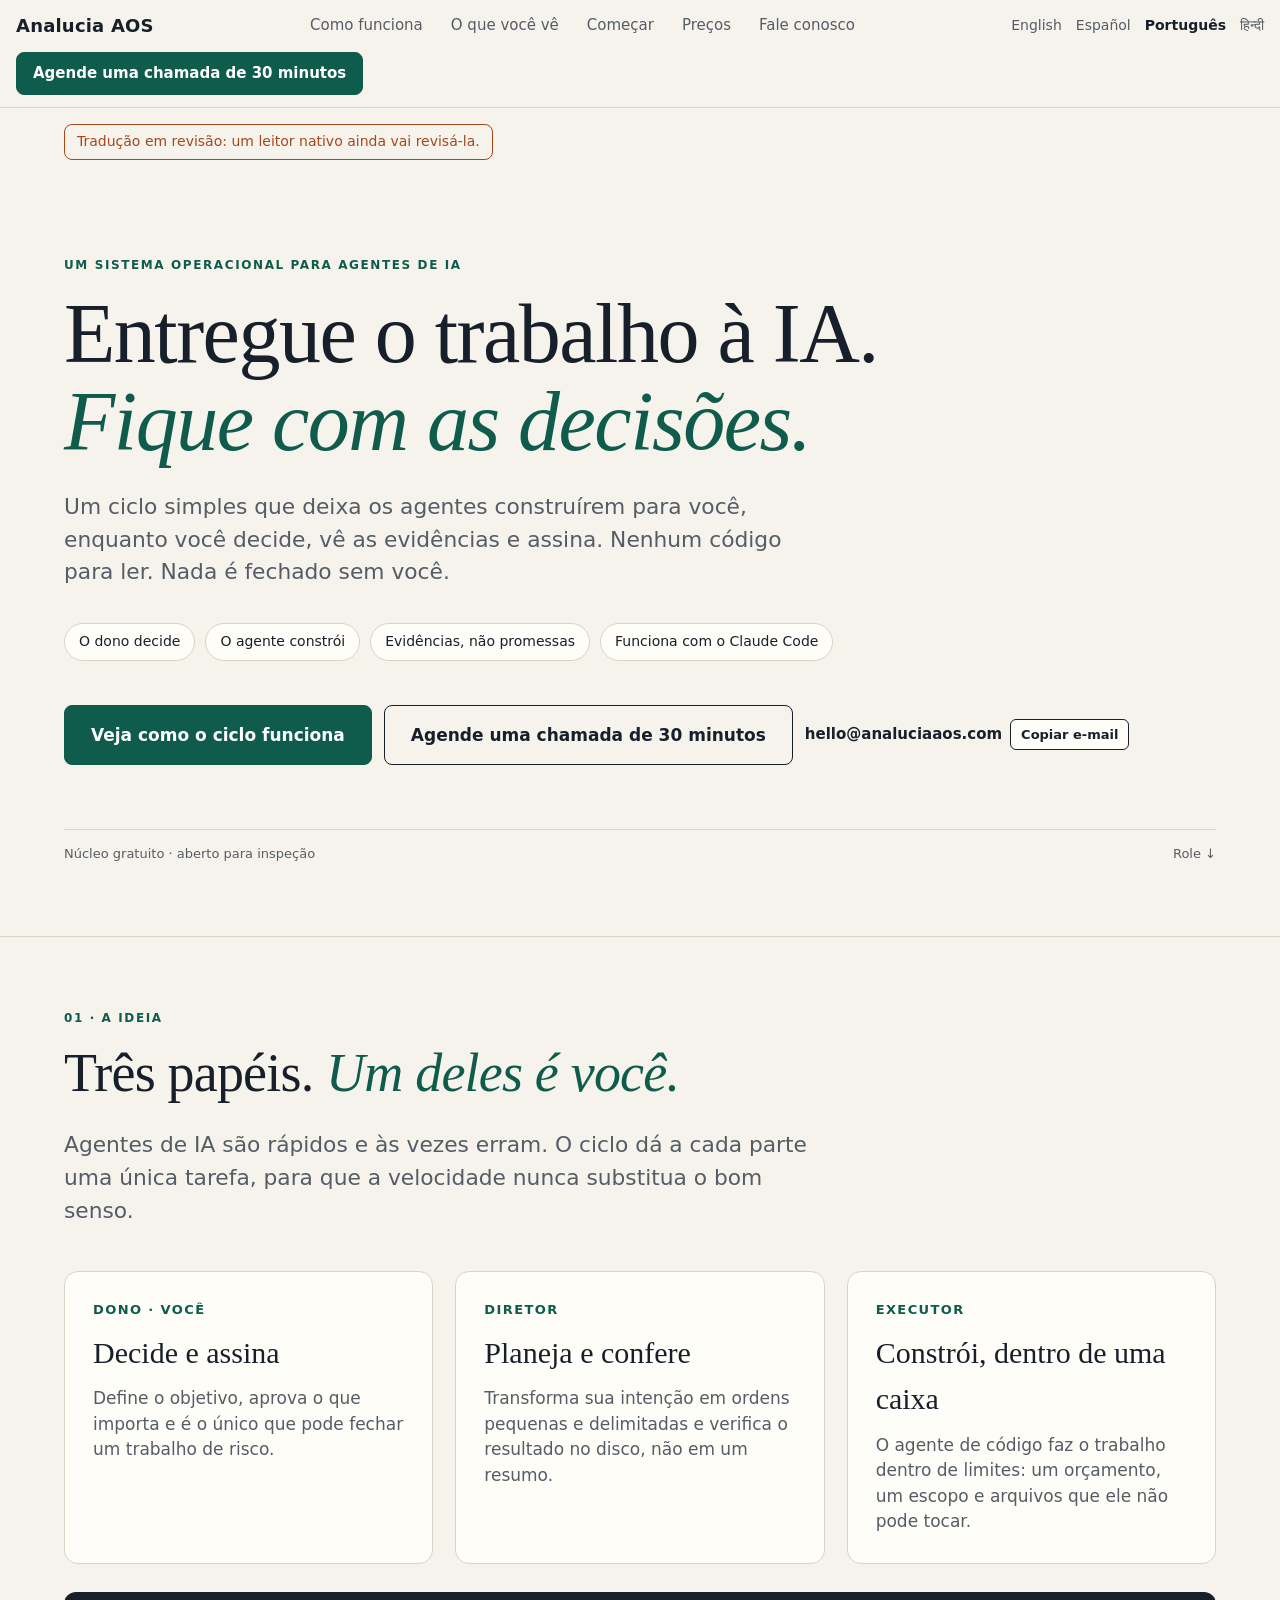
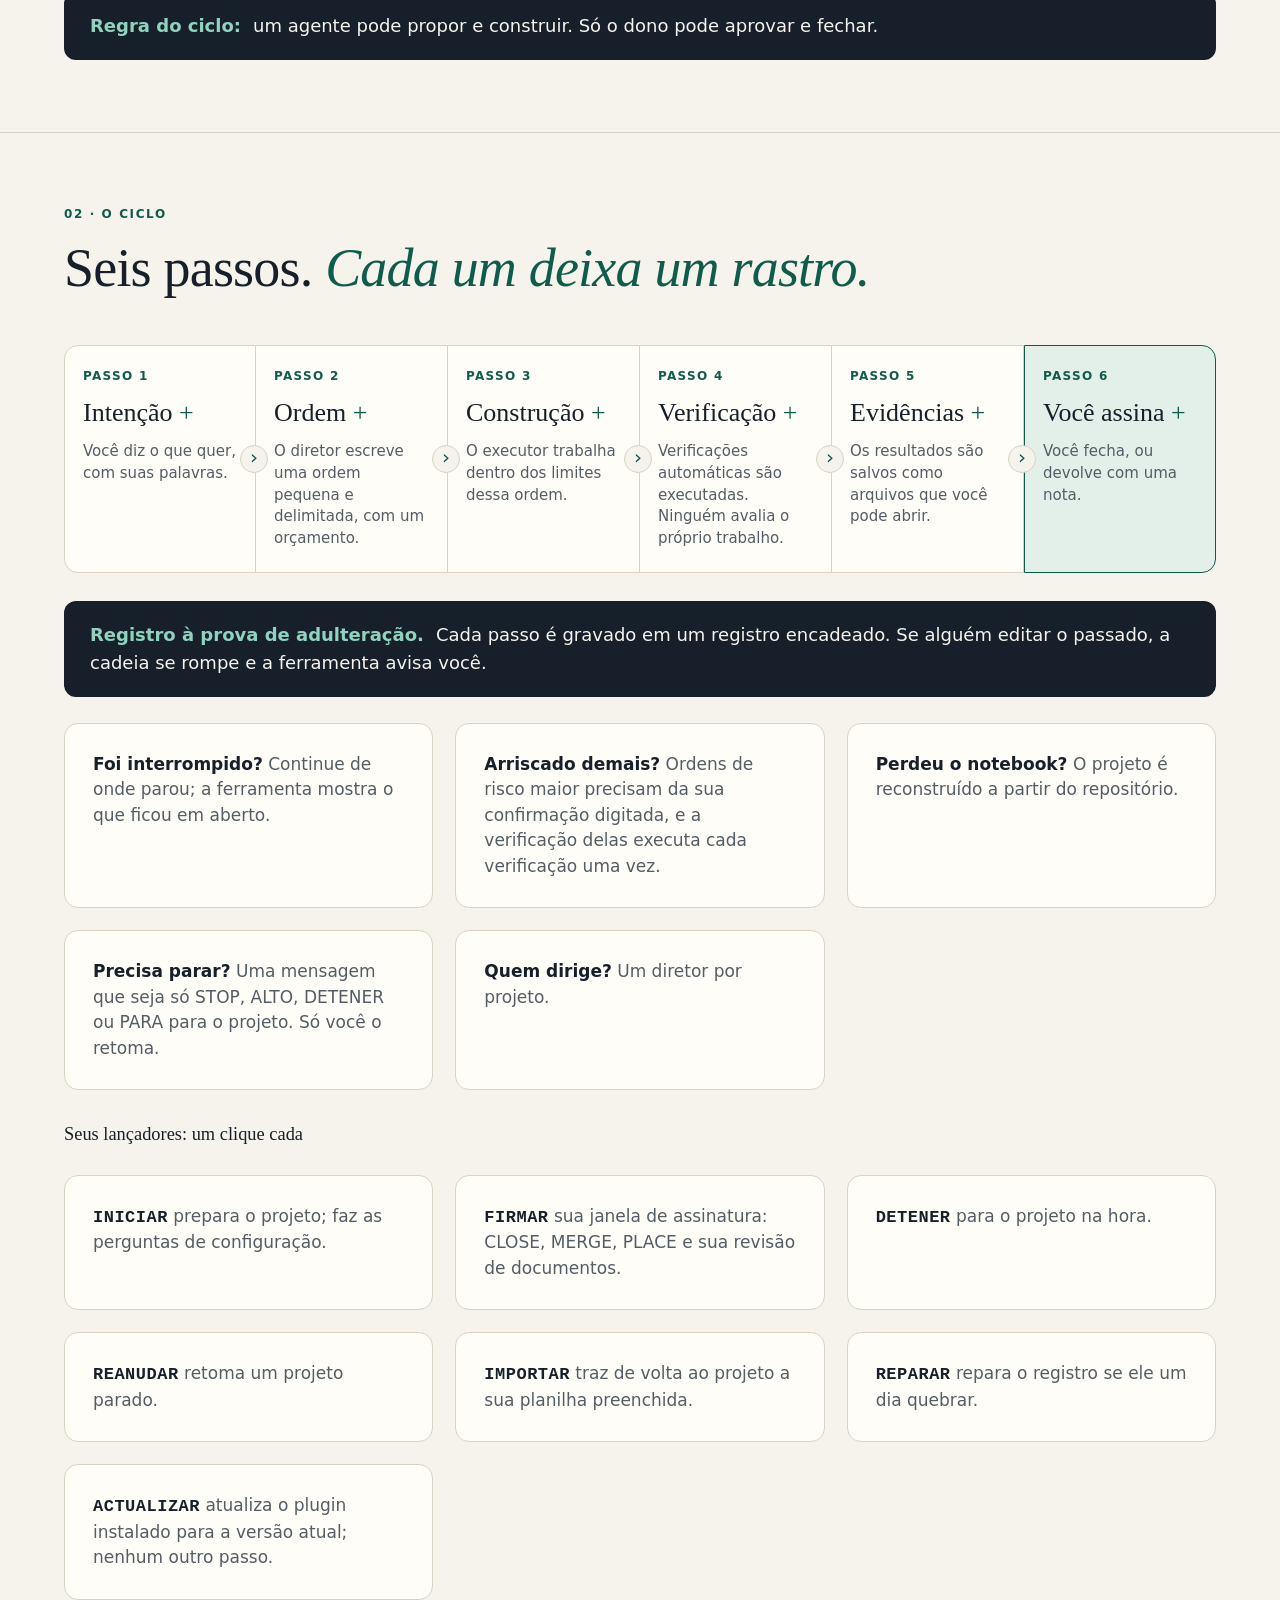
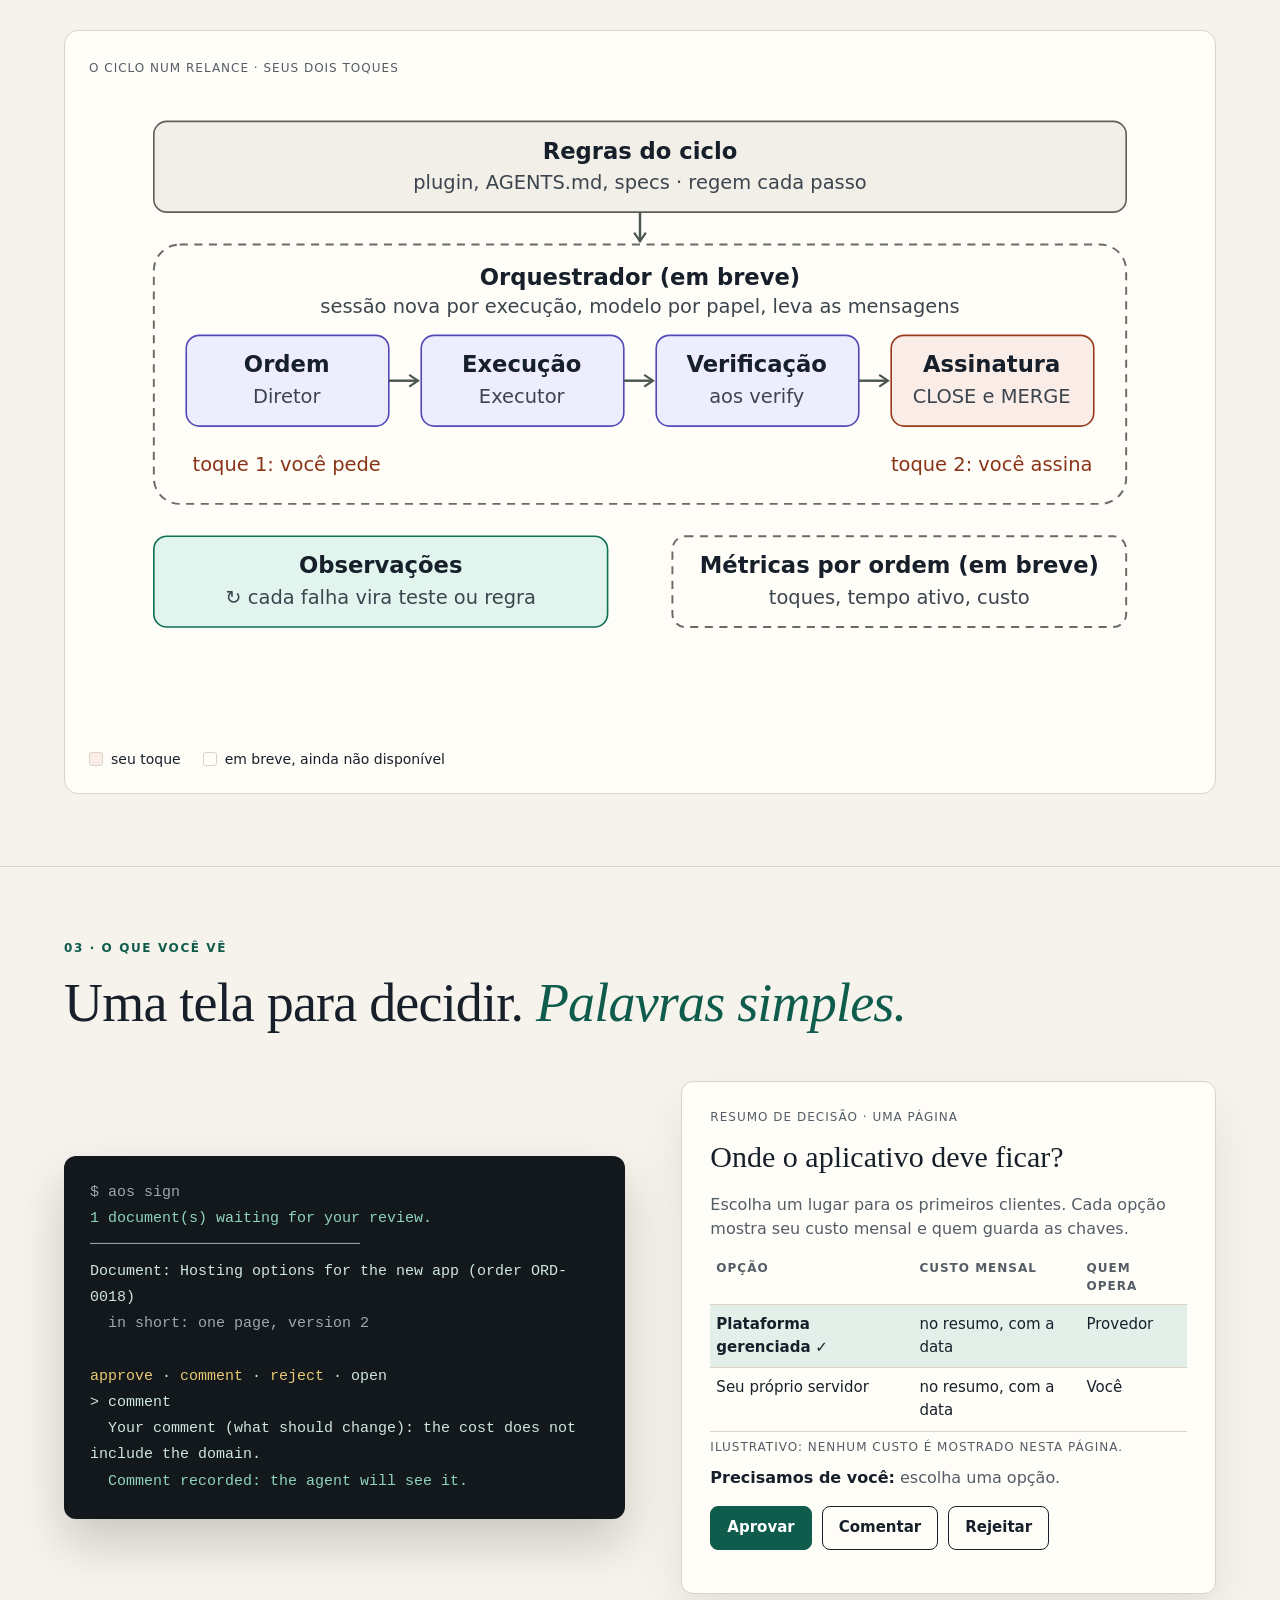
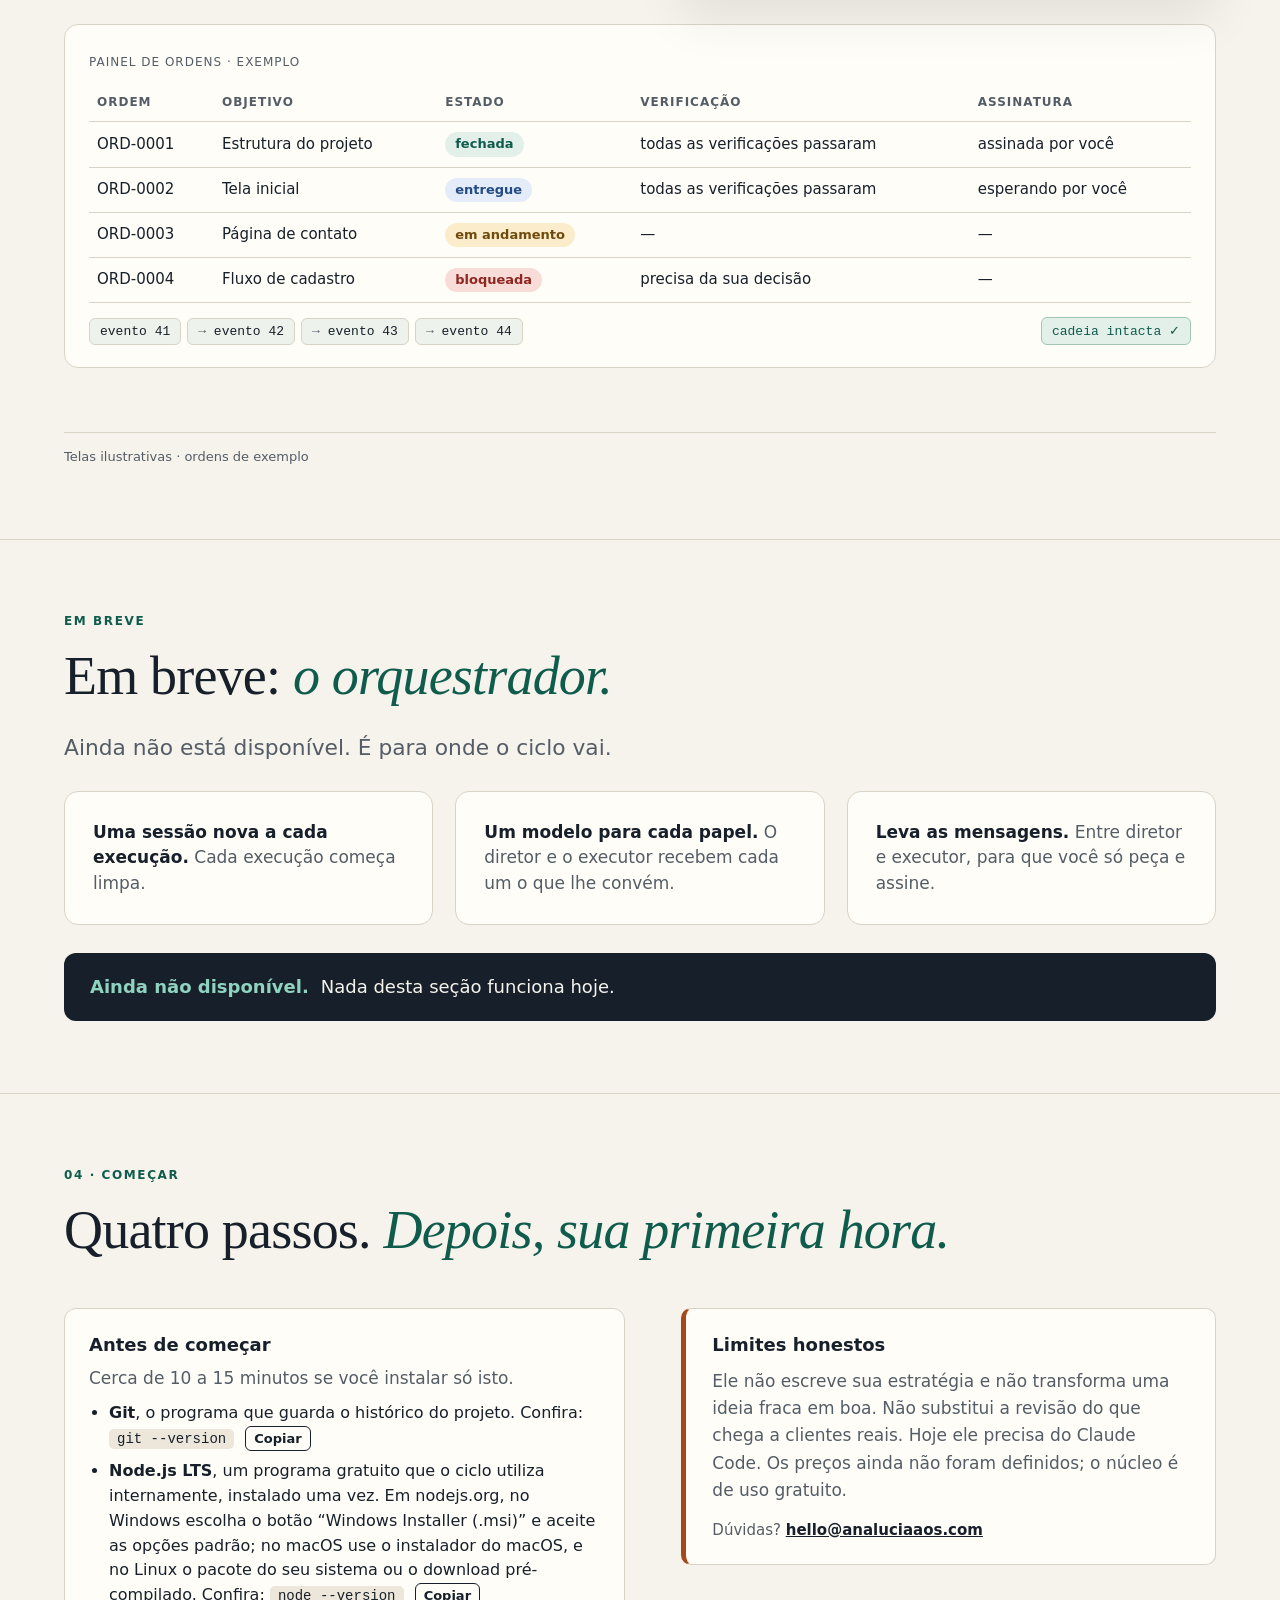
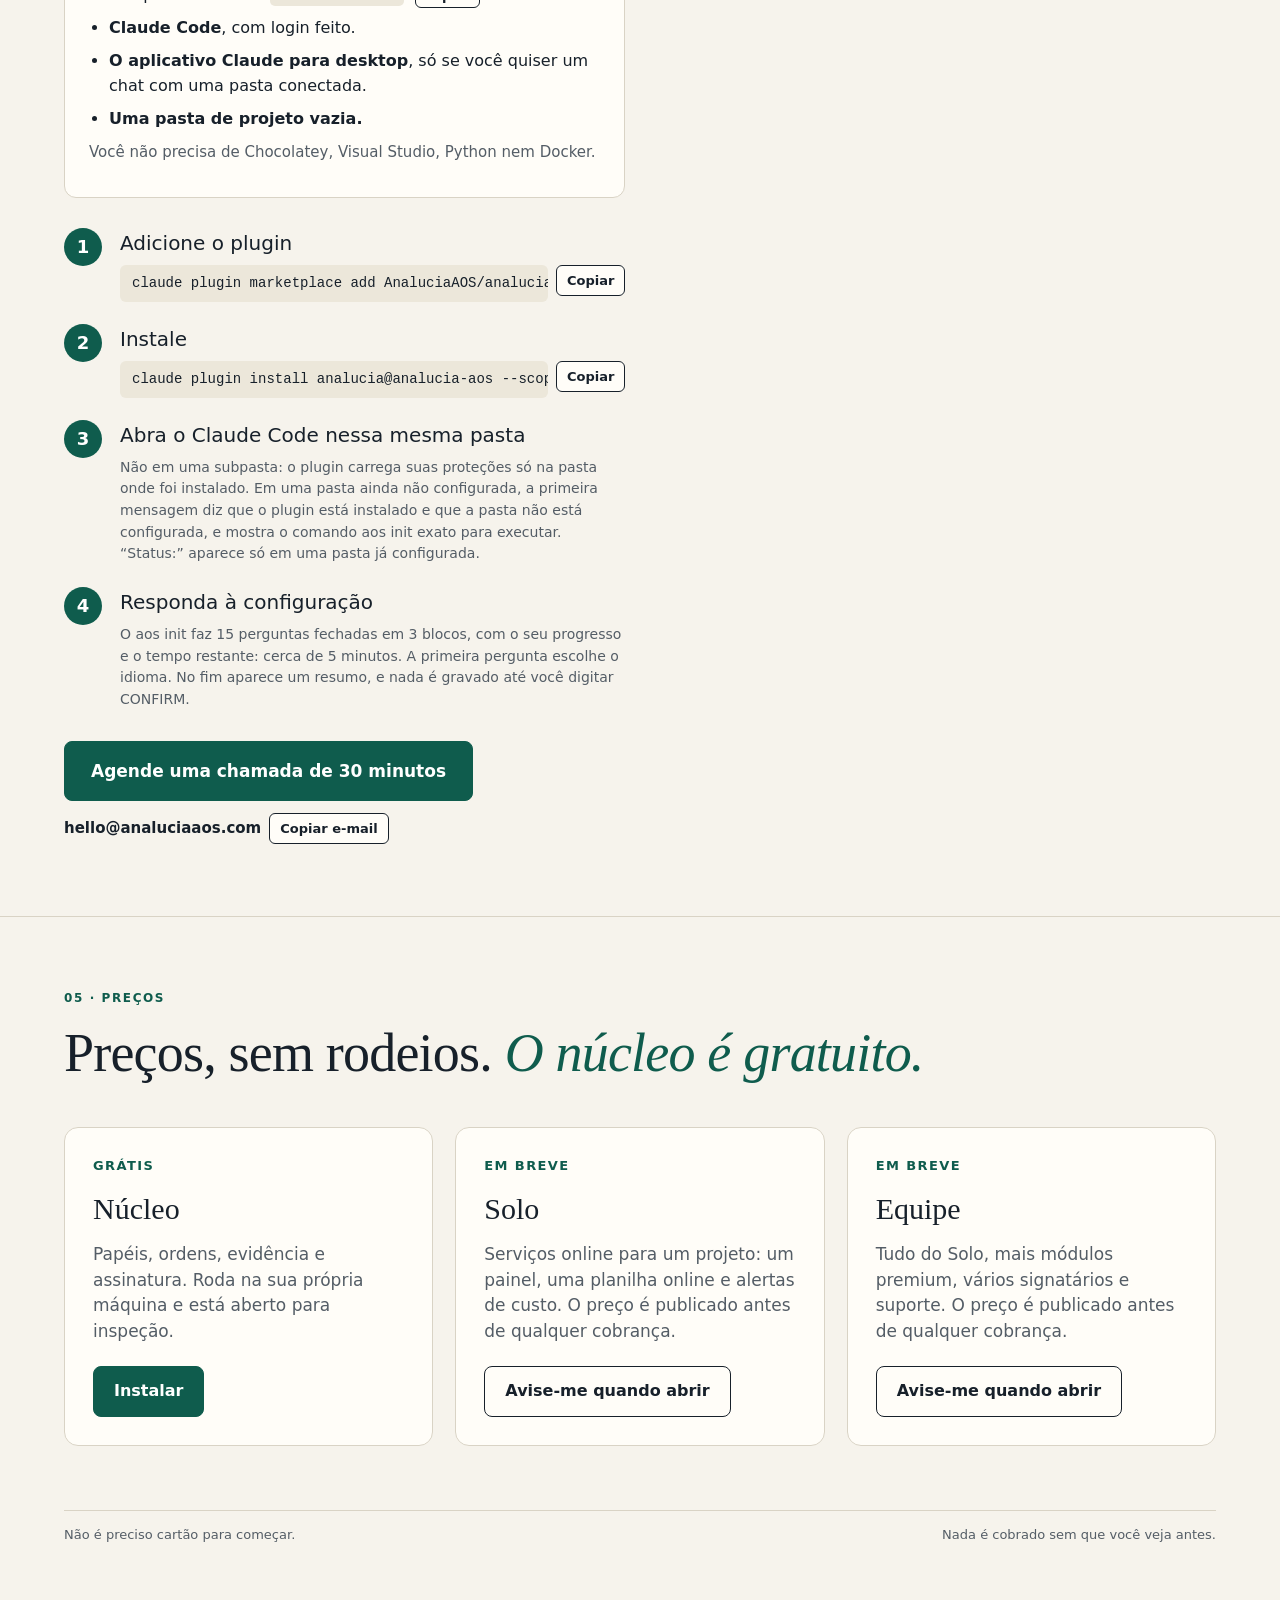
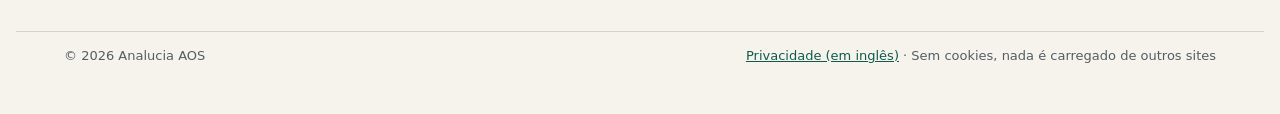
<file: site/pt/index.html>
<!doctype html>
<html lang="pt-BR" class="no-js">
<head>
<meta charset="utf-8">
<meta name="viewport" content="width=device-width, initial-scale=1">
<title>Entregue o trabalho à IA. Fique com as decisões.</title>
<meta name="description" content="Um ciclo simples que deixa agentes de IA construírem para você, enquanto você decide, vê as evidências e assina. Nada é fechado sem você.">
<link rel="stylesheet" href="../style.css">
<link rel="alternate" hreflang="en" href="../index.html">
<link rel="alternate" hreflang="es" href="../es/index.html">
<link rel="alternate" hreflang="pt-BR" href="index.html">
<link rel="alternate" hreflang="hi" href="../hi/index.html">
<link rel="alternate" hreflang="x-default" href="../index.html">
<script>
/* One small inline script (ORD-0026, ORD-0027): progressive enhancement only. No storage, no cookies, no requests. */
/* WhatsApp (ORD-0027 D): the number with its country code, digits only. Empty: WhatsApp is not shown. */
var WHATSAPP_NUMBER = '';
var WA_TEXT = 'Olá, gostaria de agendar uma chamada de 30 minutos.';
var WA_ALWAYS = true; /* Portuguese page: shown to every reader once a number is set */
document.documentElement.className = 'js';
document.addEventListener('DOMContentLoaded', function () {
  var $ = function (s, r) { return Array.prototype.slice.call((r || document).querySelectorAll(s)); };
  /* B. Copy buttons */
  $('[data-copy]').forEach(function (b) {
    b.hidden = false;
    b.addEventListener('click', function () {
      var code = document.getElementById(b.getAttribute('data-copy'));
      var done = function () {
        var live = document.getElementById('copy-status');
        b.textContent = 'Copiado'; live.textContent = 'Copiado: ' + code.textContent;
        setTimeout(function () { b.textContent = 'Copiar'; }, 2000);
      };
      if (navigator.clipboard && navigator.clipboard.writeText) {
        navigator.clipboard.writeText(code.textContent).then(done, function () { select(code); });
      } else { select(code); }
    });
  });
  /* ORD-0027 A. Copy the contact address */
  $('[data-copy-email]').forEach(function (b) {
    b.hidden = false;
    b.addEventListener('click', function () {
      var addr = document.getElementById(b.getAttribute('data-copy-email'));
      var done = function () {
        b.textContent = 'Copiado'; document.getElementById('copy-status').textContent = 'Copiado: ' + addr.textContent;
        setTimeout(function () { b.textContent = 'Copiar e-mail'; }, 2000);
      };
      if (navigator.clipboard && navigator.clipboard.writeText) {
        navigator.clipboard.writeText(addr.textContent).then(done, function () { select(addr); });
      } else { select(addr); }
    });
  });
  /* ORD-0027 D. WhatsApp link, only when a number is set (and, here, only for the two time zones checked below) */
  var wa = WHATSAPP_NUMBER.replace(/\D/g, ''), tz = '';
  try { tz = Intl.DateTimeFormat().resolvedOptions().timeZone || ''; } catch (e) { tz = ''; }
  if (wa && (WA_ALWAYS || tz === 'Asia/Kolkata' || tz === 'Asia/Calcutta')) {
    $('[data-contact]').forEach(function (box) {
      var a = document.createElement('a');
      a.className = 'btn o'; a.target = '_blank'; a.rel = 'noopener';
      a.href = 'https://wa.me/' + wa + '?text=' + encodeURIComponent(WA_TEXT);
      a.textContent = 'Falar no WhatsApp';
      box.appendChild(a);
    });
  }
  function select(el) { var r = document.createRange(); r.selectNodeContents(el); var s = getSelection(); s.removeAllRanges(); s.addRange(r); }
  /* C. Loop steps open their example */
  $('.step-toggle').forEach(function (t) {
    var ex = document.getElementById(t.getAttribute('aria-controls'));
    t.setAttribute('aria-expanded', 'false'); ex.hidden = true;
    t.addEventListener('click', function () {
      var open = t.getAttribute('aria-expanded') !== 'true';
      t.setAttribute('aria-expanded', String(open)); ex.hidden = !open;
    });
  });
  /* D. The nav link of the section in view */
  if ('IntersectionObserver' in window) {
    var links = $('.nav ul a[href^="#"]');
    var io = new IntersectionObserver(function (es) {
      es.forEach(function (e) {
        if (!e.isIntersecting) return;
        links.forEach(function (a) {
          var on = a.getAttribute('href') === '#' + e.target.getAttribute('data-nav');
          a.classList.toggle('is-active', on);
          if (on) a.setAttribute('aria-current', 'true'); else a.removeAttribute('aria-current');
        });
      });
    }, { rootMargin: '-45% 0px -50% 0px' });
    $('[data-nav]').forEach(function (s) { io.observe(s); });
  }
});
</script>
</head>
<body>
<a class="skip" href="#main">Pular para o conteúdo</a>
<header class="topbar">
  <div class="wrap nav">
    <a class="logo" href="#top"><span class="name"></span></a>
    <nav aria-label="Seções">
      <ul>
        <li><a href="#how">Como funciona</a></li>
        <li><a href="#see">O que você vê</a></li>
        <li><a href="#start">Começar</a></li>
        <li><a href="#pricing">Preços</a></li>
        <li><a href="#talk">Fale conosco</a></li>
      </ul>
    </nav>
    <nav class="langs" aria-label="Idioma">
      <ul>
        <li><a href="../index.html" hreflang="en" lang="en">English</a></li>
        <li><a href="../es/index.html" hreflang="es" lang="es">Español</a></li>
        <li><a href="index.html" hreflang="pt-BR" lang="pt-BR" aria-current="page">Português</a></li>
        <li><a href="../hi/index.html" hreflang="hi" lang="hi">हिन्दी</a></li>
      </ul>
    </nav>
    <a class="btn btn-sm cta-top" href="mailto:hello@analuciaaos.com?subject=30-minute%20call">Agende uma chamada de 30 minutos</a>
  </div>
</header>
<p class="wrap transnote" id="translation-note" role="note"><span>Tradução em revisão: um leitor nativo ainda vai revisá-la.</span></p>

<main id="main">
  <section class="view hero" id="top" data-nav="top" aria-labelledby="h-top">
    <div class="wrap">
      <p class="tag">Um sistema operacional para agentes de IA</p>
      <h1 id="h-top">Entregue o trabalho à IA.<br><em>Fique com as decisões.</em></h1>
      <p class="lead">Um ciclo simples que deixa os agentes construírem para você, enquanto você decide, vê as evidências e assina. Nenhum código para ler. Nada é fechado sem você.</p>
      <ul class="pills" aria-label="Em resumo">
        <li>O dono decide</li>
        <li>O agente constrói</li>
        <li>Evidências, não promessas</li>
        <li>Funciona com o Claude Code</li>
      </ul>
      <div class="actions" data-contact>
        <a class="btn" href="#loop">Veja como o ciclo funciona</a>
        <a class="btn o" href="mailto:hello@analuciaaos.com?subject=30-minute%20call">Agende uma chamada de 30 minutos</a>
        <span class="mailcopy"><span class="addr" id="addr-top">hello@analuciaaos.com</span> <button type="button" class="copy" data-copy-email="addr-top" hidden>Copiar e-mail</button></span>
      </div>
      <p class="note"><span>Núcleo gratuito · aberto para inspeção</span><span aria-hidden="true">Role ↓</span></p>
    </div>
  </section>

  <section class="view" id="how" data-nav="how" aria-labelledby="h-how">
    <div class="wrap">
      <p class="tag">01 · A ideia</p>
      <h2 id="h-how">Três papéis. <em>Um deles é você.</em></h2>
      <p class="lead">Agentes de IA são rápidos e às vezes erram. O ciclo dá a cada parte uma única tarefa, para que a velocidade nunca substitua o bom senso.</p>
      <ul class="cards">
        <li class="card"><p class="n">Dono · você</p><h3>Decide e assina</h3><p>Define o objetivo, aprova o que importa e é o único que pode fechar um trabalho de risco.</p></li>
        <li class="card"><p class="n">Diretor</p><h3>Planeja e confere</h3><p>Transforma sua intenção em ordens pequenas e delimitadas e verifica o resultado no disco, não em um resumo.</p></li>
        <li class="card"><p class="n">Executor</p><h3>Constrói, dentro de uma caixa</h3><p>O agente de código faz o trabalho dentro de limites: um orçamento, um escopo e arquivos que ele não pode tocar.</p></li>
      </ul>
      <p class="band"><strong>Regra do ciclo:</strong>um agente pode propor e construir. Só o dono pode aprovar e fechar.</p>
    </div>
  </section>

  <section class="view" id="loop" data-nav="how" aria-labelledby="h-loop">
    <div class="wrap">
      <p class="tag">02 · O ciclo</p>
      <h2 id="h-loop">Seis passos. <em>Cada um deixa um rastro.</em></h2>
      <ol class="steps">
        <li><p class="k">Passo 1</p><h3><button class="step-toggle" type="button" aria-controls="ex-1" aria-expanded="true">Intenção</button></h3><p>Você diz o que quer, com suas palavras.</p><p class="example" id="ex-1">Por exemplo, você escreve “adicione uma página de contato”. Por enquanto, nada mais é preciso de você.</p></li>
        <li><p class="k">Passo 2</p><h3><button class="step-toggle" type="button" aria-controls="ex-2" aria-expanded="true">Ordem</button></h3><p>O diretor escreve uma ordem pequena e delimitada, com um orçamento.</p><p class="example" id="ex-2">A ordem informa seu orçamento em minutos e tentativas, seu nível de risco e as verificações que vão provar que está pronta.</p></li>
        <li><p class="k">Passo 3</p><h3><button class="step-toggle" type="button" aria-controls="ex-3" aria-expanded="true">Construção</button></h3><p>O executor trabalha dentro dos limites dessa ordem.</p><p class="example" id="ex-3">Se o agente tentar editar uma ordem ou suas verificações, a ferramenta bloqueia a edição antes que ela aconteça, desde que o plugin esteja ativo na pasta do projeto.</p></li>
        <li><p class="k">Passo 4</p><h3><button class="step-toggle" type="button" aria-controls="ex-4" aria-expanded="true">Verificação</button></h3><p>Verificações automáticas são executadas. Ninguém avalia o próprio trabalho.</p><p class="example" id="ex-4">As verificações foram escritas pelo diretor, não pelo agente; uma ordem de alto risco executa cada verificação uma vez e repete só a que falhou.</p></li>
        <li><p class="k">Passo 5</p><h3><button class="step-toggle" type="button" aria-controls="ex-5" aria-expanded="true">Evidências</button></h3><p>Os resultados são salvos como arquivos que você pode abrir.</p><p class="example" id="ex-5">O relatório guarda a saída original de cada verificação, ao lado da ordem a que pertence.</p></li>
        <li><p class="k">Passo 6</p><h3><button class="step-toggle" type="button" aria-controls="ex-6" aria-expanded="true">Você assina</button></h3><p>Você fecha, ou devolve com uma nota.</p><p class="example" id="ex-6">Você digita CLOSE para fechar o trabalho aprovado e MERGE para levar o trabalho assinado ao ramo principal, os dois no FIRMAR; um rascunho de ordem é colocado com PLACE na mesma janela. Ou comenta um documento; sua nota chega ao agente.</p></li>
      </ol>
      <p class="band"><strong>Registro à prova de adulteração.</strong>Cada passo é gravado em um registro encadeado. Se alguém editar o passado, a cadeia se rompe e a ferramenta avisa você.</p>
      <ul class="cards small">
        <li class="card"><p><strong>Foi interrompido?</strong> Continue de onde parou; a ferramenta mostra o que ficou em aberto.</p></li>
        <li class="card"><p><strong>Arriscado demais?</strong> Ordens de risco maior precisam da sua confirmação digitada, e a verificação delas executa cada verificação uma vez.</p></li>
        <li class="card"><p><strong>Perdeu o notebook?</strong> O projeto é reconstruído a partir do repositório.</p></li>
        <li class="card"><p><strong>Precisa parar?</strong> Uma mensagem que seja só STOP, ALTO, DETENER ou PARA para o projeto. Só você o retoma.</p></li>
        <li class="card"><p><strong>Quem dirige?</strong> Um diretor por projeto.</p></li>
      </ul>

      <h3 class="sub" id="h-launch">Seus lançadores: um clique cada</h3>
      <ul class="cards small launch" aria-label="Seus lançadores">
        <li class="card"><p><strong>INICIAR</strong> prepara o projeto; faz as perguntas de configuração.</p></li>
        <li class="card"><p><strong>FIRMAR</strong> sua janela de assinatura: CLOSE, MERGE, PLACE e sua revisão de documentos.</p></li>
        <li class="card"><p><strong>DETENER</strong> para o projeto na hora.</p></li>
        <li class="card"><p><strong>REANUDAR</strong> retoma um projeto parado.</p></li>
        <li class="card"><p><strong>IMPORTAR</strong> traz de volta ao projeto a sua planilha preenchida.</p></li>
        <li class="card"><p><strong>REPARAR</strong> repara o registro se ele um dia quebrar.</p></li>
        <li class="card"><p><strong>ACTUALIZAR</strong> atualiza o plugin instalado para a versão atual; nenhum outro passo.</p></li>
      </ul>

      <figure class="panel" aria-labelledby="flow-title">
        <figcaption><span class="kicker" id="flow-title">O ciclo num relance · seus dois toques</span></figcaption>
        <div class="flow-scroll">
          <svg class="loopd" id="loop-diagram" viewBox="0 0 680 400" role="img" aria-labelledby="loop-svg-t loop-svg-d" focusable="false">
            <title id="loop-svg-t">O ciclo com seus dois toques</title>
            <desc id="loop-svg-d">As regras do ciclo regem cada passo. Dentro do orquestrador, que vem depois: a ordem do diretor, a execução do executor, a verificação com aos verify e a assinatura com CLOSE e MERGE. Toque um: você pede. Toque dois: você assina. As observações transformam cada falha em teste ou regra. As métricas por ordem vêm depois.</desc>
            <defs><marker id="arr" viewBox="0 0 10 10" refX="8" refY="5" markerWidth="6" markerHeight="6" orient="auto"><path d="M2 1L8 5L2 9" class="ar"/></marker></defs>
            <rect class="b rules" x="40" y="20" width="600" height="56" rx="8"/>
            <text x="340" y="38" class="h">Regras do ciclo</text><text x="340" y="58" class="s">plugin, AGENTS.md, specs · regem cada passo</text>
            <path class="ln" d="M340 76V94"/>
            <rect class="b soon" x="40" y="96" width="600" height="160" rx="16"/>
            <text x="340" y="116" class="h">Orquestrador (em breve)</text><text x="340" y="134" class="s">sessão nova por execução, modelo por papel, leva as mensagens</text>
            <rect class="b step" x="60" y="152" width="125" height="56" rx="8"/><text x="122" y="170" class="h">Ordem</text><text x="122" y="190" class="s">Diretor</text>
            <rect class="b step" x="205" y="152" width="125" height="56" rx="8"/><text x="267" y="170" class="h">Execução</text><text x="267" y="190" class="s">Executor</text>
            <rect class="b step" x="350" y="152" width="125" height="56" rx="8"/><text x="412" y="170" class="h">Verificação</text><text x="412" y="190" class="s">aos verify</text>
            <rect class="b touch" x="495" y="152" width="125" height="56" rx="8"/><text x="557" y="170" class="h">Assinatura</text><text x="557" y="190" class="s">CLOSE e MERGE</text>
            <path class="ln" d="M185 180H203"/><path class="ln" d="M330 180H348"/><path class="ln" d="M475 180H493"/>
            <text x="122" y="232" class="s tt">toque 1: você pede</text><text x="557" y="232" class="s tt">toque 2: você assina</text>
            <rect class="b obs" x="40" y="276" width="280" height="56" rx="8"/><text x="180" y="294" class="h">Observações</text><text x="180" y="314" class="s">↻ cada falha vira teste ou regra</text>
            <rect class="b soon" x="360" y="276" width="280" height="56" rx="8"/><text x="500" y="294" class="h">Métricas por ordem (em breve)</text><text x="500" y="314" class="s">toques, tempo ativo, custo</text>
          </svg>
        </div>
        <ul class="legend" aria-label="Legenda">
          <li><i class="sw touch"></i>seu toque</li>
          <li><i class="sw soon"></i>em breve, ainda não disponível</li>
        </ul>
      </figure>
    </div>
  </section>

  <section class="view" id="see" data-nav="see" aria-labelledby="h-see">
    <div class="wrap">
      <p class="tag">03 · O que você vê</p>
      <h2 id="h-see">Uma tela para decidir. <em>Palavras simples.</em></h2>
      <div class="two">
        <pre class="term" aria-label="Exemplo da tela de assinatura em um terminal"><span class="d">$ aos sign</span>
<span class="g">1 document(s) waiting for your review.</span>
<span class="d">──────────────────────────────</span>
Document: Hosting options for the new app (order ORD-0018)
<span class="d">  in short: one page, version 2</span>

<span class="y">approve</span> · <span class="y">comment</span> · <span class="y">reject</span> · open
&gt; comment
  Your comment (what should change): the cost does not include the domain.
<span class="g">  Comment recorded: the agent will see it.</span></pre>
        <div class="doc">
          <p class="kicker">Resumo de decisão · uma página</p>
          <h3>Onde o aplicativo deve ficar?</h3>
          <p>Escolha um lugar para os primeiros clientes. Cada opção mostra seu custo mensal e quem guarda as chaves.</p>
          <table>
            <caption class="kicker">Ilustrativo: nenhum custo é mostrado nesta página.</caption>
            <thead><tr><th scope="col">Opção</th><th scope="col">Custo mensal</th><th scope="col">Quem opera</th></tr></thead>
            <tbody>
              <tr class="rec"><td><strong>Plataforma gerenciada</strong> <span aria-label="recomendada">✓</span></td><td>no resumo, com a data</td><td>Provedor</td></tr>
              <tr><td>Seu próprio servidor</td><td>no resumo, com a data</td><td>Você</td></tr>
            </tbody>
          </table>
          <p><strong>Precisamos de você:</strong> escolha uma opção.</p>
          <ul class="choices" aria-label="Suas escolhas"><li class="a">Aprovar</li><li>Comentar</li><li>Rejeitar</li></ul>
        </div>
      </div>

      <figure class="panel orders" aria-labelledby="orders-title">
        <figcaption><span class="kicker" id="orders-title">Painel de ordens · Exemplo</span></figcaption>
        <div class="table-scroll">
          <table class="orders-table">
            <thead><tr><th scope="col">Ordem</th><th scope="col">Objetivo</th><th scope="col">Estado</th><th scope="col">Verificação</th><th scope="col">Assinatura</th></tr></thead>
            <tbody>
              <tr><td>ORD-0001</td><td>Estrutura do projeto</td><td><span class="st closed">fechada</span></td><td>todas as verificações passaram</td><td>assinada por você</td></tr>
              <tr><td>ORD-0002</td><td>Tela inicial</td><td><span class="st delivered">entregue</span></td><td>todas as verificações passaram</td><td>esperando por você</td></tr>
              <tr><td>ORD-0003</td><td>Página de contato</td><td><span class="st running">em andamento</span></td><td>—</td><td>—</td></tr>
              <tr><td>ORD-0004</td><td>Fluxo de cadastro</td><td><span class="st blocked">bloqueada</span></td><td>precisa da sua decisão</td><td>—</td></tr>
            </tbody>
          </table>
        </div>
        <div class="chain" aria-label="Cadeia de eventos (exemplo)">
          <ol><li>evento</li><li>evento</li><li>evento</li><li>evento</li></ol>
          <span class="intact">cadeia intacta ✓</span>
        </div>
      </figure>
      <p class="note"><span>Telas ilustrativas · ordens de exemplo</span></p>
    </div>
  </section>

  <section class="view" id="next" data-status="not-available" aria-labelledby="h-next">
    <div class="wrap">
      <p class="tag">Em breve</p>
      <h2 id="h-next">Em breve: <em>o orquestrador.</em></h2>
      <p class="lead">Ainda não está disponível. É para onde o ciclo vai.</p>
      <ul class="cards small">
        <li class="card"><p><strong>Uma sessão nova a cada execução.</strong> Cada execução começa limpa.</p></li>
        <li class="card"><p><strong>Um modelo para cada papel.</strong> O diretor e o executor recebem cada um o que lhe convém.</p></li>
        <li class="card"><p><strong>Leva as mensagens.</strong> Entre diretor e executor, para que você só peça e assine.</p></li>
      </ul>
      <p class="band"><strong>Ainda não disponível.</strong>Nada desta seção funciona hoje.</p>
    </div>
  </section>

  <section class="view" id="start" data-nav="start" aria-labelledby="h-start">
    <div class="wrap">
      <p class="tag">04 · Começar</p>
      <h2 id="h-start">Quatro passos. <em>Depois, sua primeira hora.</em></h2>
      <div class="two" style="align-items:start">
        <div>
          <div class="before" aria-labelledby="h-before">
            <h3 id="h-before">Antes de começar</h3>
            <p>Cerca de 10 a 15 minutos se você instalar só isto.</p>
            <ul>
              <li><strong>Git</strong>, o programa que guarda o histórico do projeto. Confira: <code id="c-git">git --version</code> <button type="button" class="copy" data-copy="c-git" hidden>Copiar</button></li>
              <li><strong>Node.js LTS</strong>, um programa gratuito que o ciclo utiliza internamente, instalado uma vez. Em nodejs.org, no Windows escolha o botão “Windows Installer (.msi)” e aceite as opções padrão; no macOS use o instalador do macOS, e no Linux o pacote do seu sistema ou o download pré-compilado. Confira: <code id="c-node">node --version</code> <button type="button" class="copy" data-copy="c-node" hidden>Copiar</button></li>
              <li><strong>Claude Code</strong>, com login feito.</li>
              <li><strong>O aplicativo Claude para desktop</strong>, só se você quiser um chat com uma pasta conectada.</li>
              <li><strong>Uma pasta de projeto vazia.</strong></li>
            </ul>
            <p class="small">Você não precisa de Chocolatey, Visual Studio, Python nem Docker.</p>
          </div>
          <ol class="start">
            <li><div>Adicione o plugin<span class="cmd"><code id="c-add">claude plugin marketplace add AnaluciaAOS/analucia-aos</code><button type="button" class="copy" data-copy="c-add" hidden>Copiar</button></span></div></li>
            <li><div>Instale<span class="cmd"><code id="c-install">claude plugin install analucia@analucia-aos --scope project</code><button type="button" class="copy" data-copy="c-install" hidden>Copiar</button></span></div></li>
            <li><div>Abra o Claude Code nessa mesma pasta<span class="hint">Não em uma subpasta: o plugin carrega suas proteções só na pasta onde foi instalado. Em uma pasta ainda não configurada, a primeira mensagem diz que o plugin está instalado e que a pasta não está configurada, e mostra o comando aos init exato para executar. “Status:” aparece só em uma pasta já configurada.</span></div></li>
            <li><div>Responda à configuração<span class="hint">O aos init faz 15 perguntas fechadas em 3 blocos, com o seu progresso e o tempo restante: cerca de 5 minutos. A primeira pergunta escolhe o idioma. No fim aparece um resumo, e nada é gravado até você digitar CONFIRM.</span></div></li>
          </ol>
          <p class="sr-only" id="copy-status" aria-live="polite"></p>
          <div class="actions" data-contact style="margin-top:30px"><a class="btn" href="mailto:hello@analuciaaos.com?subject=30-minute%20call">Agende uma chamada de 30 minutos</a>
            <span class="mailcopy"><span class="addr" id="addr-start">hello@analuciaaos.com</span> <button type="button" class="copy" data-copy-email="addr-start" hidden>Copiar e-mail</button></span></div>
        </div>
        <aside class="lim" id="talk" data-nav="talk" aria-labelledby="h-lim">
          <h3 id="h-lim">Limites honestos</h3>
          <p>Ele não escreve sua estratégia e não transforma uma ideia fraca em boa. Não substitui a revisão do que chega a clientes reais. Hoje ele precisa do Claude Code. Os preços ainda não foram definidos; o núcleo é de uso gratuito.</p>
          <p class="contact">Dúvidas? <a href="mailto:hello@analuciaaos.com">hello@analuciaaos.com</a></p>
        </aside>
      </div>
    </div>
  </section>
  <section class="view" id="pricing" data-nav="pricing" aria-labelledby="h-pricing">
    <div class="wrap">
      <p class="tag">05 · Preços</p>
      <h2 id="h-pricing">Preços, sem rodeios. <em>O núcleo é gratuito.</em></h2>
      <ul class="cards pricing">
        <li class="card"><p class="n">Grátis</p><h3>Núcleo</h3><p>Papéis, ordens, evidência e assinatura. Roda na sua própria máquina e está aberto para inspeção.</p><a class="btn" href="#start">Instalar</a></li>
        <li class="card"><p class="n">Em breve</p><h3>Solo</h3><p>Serviços online para um projeto: um painel, uma planilha online e alertas de custo. O preço é publicado antes de qualquer cobrança.</p><a class="btn o" href="mailto:hello@analuciaaos.com?subject=Notify%20me%20Solo">Avise-me quando abrir</a></li>
        <li class="card"><p class="n">Em breve</p><h3>Equipe</h3><p>Tudo do Solo, mais módulos premium, vários signatários e suporte. O preço é publicado antes de qualquer cobrança.</p><a class="btn o" href="mailto:hello@analuciaaos.com?subject=Notify%20me%20Team">Avise-me quando abrir</a></li>
      </ul>
      <p class="note"><span>Não é preciso cartão para começar.</span><span>Nada é cobrado sem que você veja antes.</span></p>
    </div>
  </section>
</main>

<footer>
  <div class="wrap">
    <span>© 2026 <span class="name"></span></span>
    <span><a href="../privacy.html" hreflang="en">Privacidade (em inglês)</a> · Sem cookies, nada é carregado de outros sites</span>
  </div>
</footer>

<div class="cta-bar"><a class="btn" href="mailto:hello@analuciaaos.com?subject=30-minute%20call">Agende uma chamada de 30 minutos</a></div>
</body>
</html>
</file>
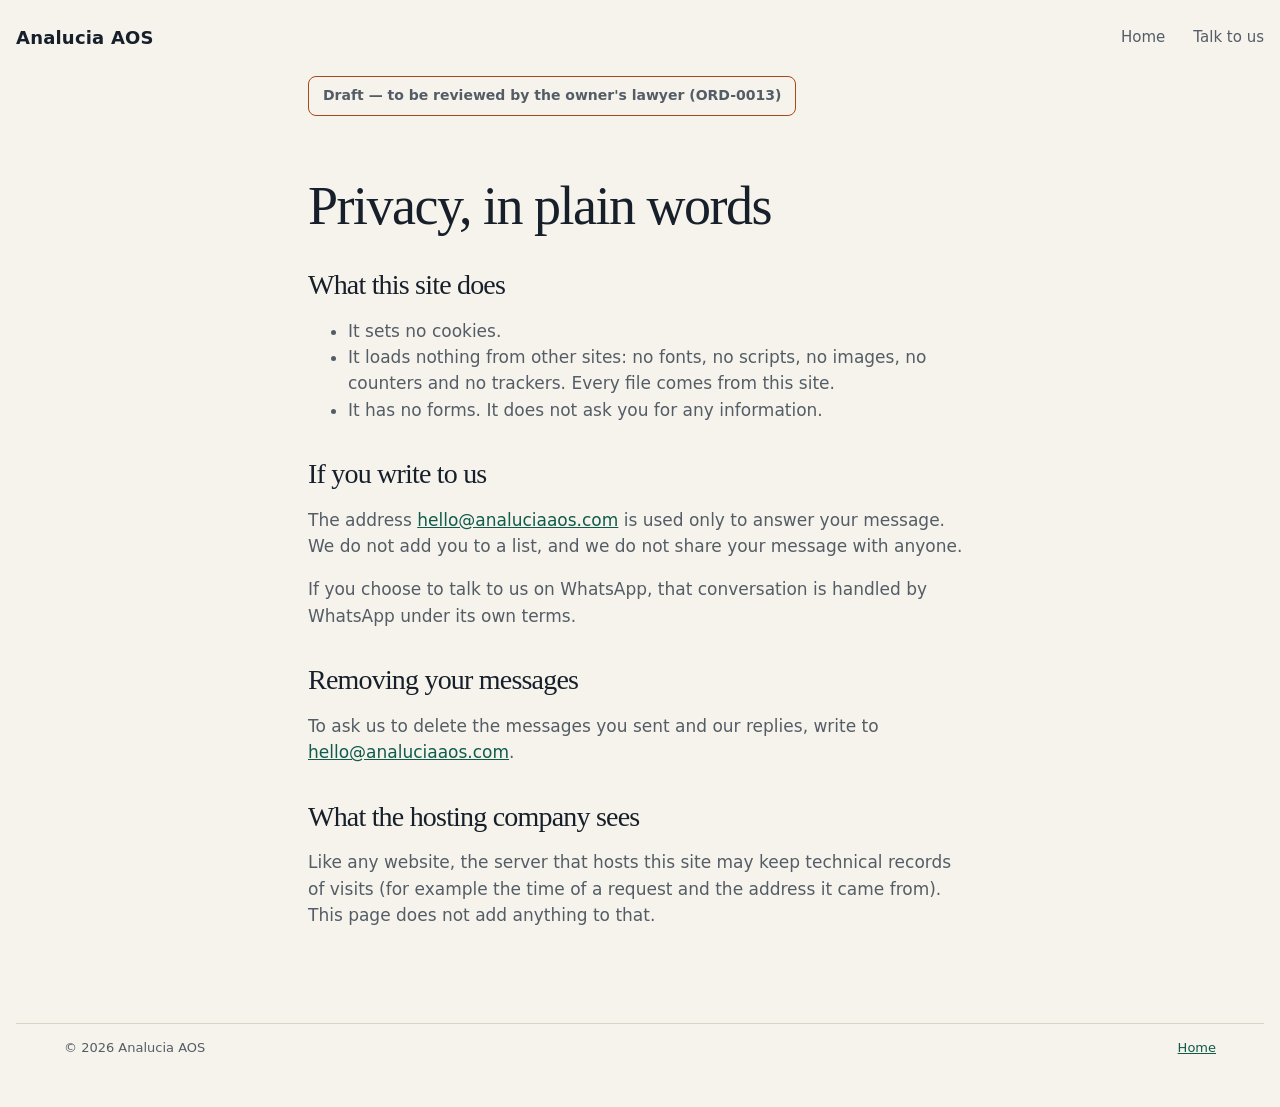
<file: site/privacy.html>
<!doctype html>
<html lang="en">
<head>
<meta charset="utf-8">
<meta name="viewport" content="width=device-width, initial-scale=1">
<title>Privacy</title>
<meta name="description" content="What this site does with your data: it sets no cookies, loads nothing from other sites, and uses the contact address only to answer messages.">
<link rel="stylesheet" href="style.css">
</head>
<body>
<a class="skip" href="#main">Skip to content</a>
<header class="wrap nav">
  <a class="logo" href="index.html"><span class="name"></span></a>
  <nav aria-label="Pages">
    <ul>
      <li><a href="index.html">Home</a></li>
      <li><a href="index.html#talk">Talk to us</a></li>
    </ul>
  </nav>
</header>

<main id="main" class="wrap page">
  <p class="draftnote">Draft — to be reviewed by the owner's lawyer (ORD-0013)</p>
  <h1>Privacy, in plain words</h1>

  <h2>What this site does</h2>
  <ul>
    <li>It sets no cookies.</li>
    <li>It loads nothing from other sites: no fonts, no scripts, no images, no counters and no trackers. Every file comes from this site.</li>
    <li>It has no forms. It does not ask you for any information.</li>
  </ul>

  <h2>If you write to us</h2>
  <p>The address <a href="mailto:hello@analuciaaos.com">hello@analuciaaos.com</a> is used only to answer your message. We do not add you to a list, and we do not share your message with anyone.</p>
  <p>If you choose to talk to us on WhatsApp, that conversation is handled by WhatsApp under its own terms.</p>

  <h2>Removing your messages</h2>
  <p>To ask us to delete the messages you sent and our replies, write to <a href="mailto:hello@analuciaaos.com?subject=Please%20delete%20my%20messages">hello@analuciaaos.com</a>.</p>

  <h2>What the hosting company sees</h2>
  <p>Like any website, the server that hosts this site may keep technical records of visits (for example the time of a request and the address it came from). This page does not add anything to that.</p>
</main>

<footer>
  <div class="wrap">
    <span>© 2026 <span class="name"></span></span>
    <span><a href="index.html">Home</a></span>
  </div>
</footer>
</body>
</html>
</file>
<file: site/style.css>
/* The product name lives only here: change --product-name and every page follows (the display name, ORD-0026). */
:root {
  --product-name: "Analucia AOS";
  --bg: #f6f3ec;
  --ink: #17202a;
  --mut: #545d66;
  --line: #d9d3c5;
  --acc: #0f5c4d;
  --accbg: #e3efe9;
  --card: #fffdf8;
  --warn: #a5481c;
  --term: #13181d;
  --serif: "Iowan Old Style", "Palatino Linotype", Palatino, Georgia, "Times New Roman", serif;
  --sans: system-ui, -apple-system, "Segoe UI", Roboto, "Helvetica Neue", Arial, sans-serif;
  --mono: ui-monospace, "Cascadia Mono", "SF Mono", Consolas, "Liberation Mono", monospace;
  color-scheme: light;
}
.name::before { content: var(--product-name); }

* { box-sizing: border-box; }
html { scroll-behavior: smooth; -webkit-text-size-adjust: 100%; }
body { margin: 0; background: var(--bg); color: var(--ink); font: 17px/1.55 var(--sans); }
a { color: var(--acc); }
a:focus-visible, .btn:focus-visible { outline: 3px solid var(--acc); outline-offset: 3px; border-radius: 4px; }
.skip { position: absolute; left: -999px; top: 8px; background: var(--ink); color: #fff; padding: 8px 14px; border-radius: 6px; z-index: 10; }
.skip:focus { left: 16px; }

.wrap { max-width: 1248px; margin: 0 auto; padding: 0 16px; }
@media (min-width: 900px) { .wrap { padding: 0 48px; } }
@media (min-width: 1300px) { .wrap { padding: 0; } }

/* Navigation */
.nav { display: flex; justify-content: space-between; align-items: center; flex-wrap: wrap; gap: 12px 28px; padding: 24px 0 0; font-size: 15px; }
.logo { font-weight: 700; font-size: 18px; letter-spacing: .2px; color: var(--ink); text-decoration: none; }

.nav ul { list-style: none; margin: 0; padding: 0; display: flex; flex-wrap: wrap; gap: 6px 28px; }
.nav ul a { color: var(--mut); text-decoration: none; }
.nav ul a:hover { color: var(--ink); text-decoration: underline; }

/* Views */
.view { padding: 72px 0; border-bottom: 1px solid var(--line); }
.view:last-of-type { border-bottom: 0; }
.hero { padding: 96px 0 72px; }
.tag { display: block; font-size: 12px; letter-spacing: 1.6px; text-transform: uppercase; color: var(--acc); font-weight: 700; margin: 0 0 16px; }
h1, h2, h3, h4 { font-family: var(--serif); font-weight: 400; margin: 0; }
h1 { font-size: clamp(44px, 6.6vw, 84px); line-height: 1.04; letter-spacing: -1.5px; }
h2 { font-size: clamp(34px, 4.4vw, 54px); line-height: 1.1; letter-spacing: -.8px; max-width: 900px; }
h1 em, h2 em { color: var(--acc); }
.lead { font-size: clamp(18px, 1.7vw, 22px); line-height: 1.5; color: var(--mut); max-width: 760px; margin: 26px 0 0; }

.pills { list-style: none; padding: 0; margin: 34px 0 0; display: flex; flex-wrap: wrap; gap: 10px; }
.pills li { font-size: 14px; border: 1px solid var(--line); padding: 7px 14px; border-radius: 99px; background: var(--card); }

.actions { display: flex; flex-wrap: wrap; gap: 12px; margin-top: 44px; }
.btn { display: inline-block; background: var(--acc); color: #fff; padding: 16px 26px; border-radius: 8px; font-size: 17px; font-weight: 600; text-decoration: none; border: 1.5px solid var(--acc); }
.btn:hover { background: #0b4a3e; }
.btn.o { background: transparent; color: var(--ink); border-color: var(--ink); }
.btn.o:hover { background: var(--card); }
.note { margin: 64px 0 0; padding-top: 14px; border-top: 1px solid var(--line); font-size: 13px; color: var(--mut); display: flex; justify-content: space-between; gap: 12px; }

/* Cards */
.cards { list-style: none; padding: 0; display: grid; gap: 22px; margin: 44px 0 0; grid-template-columns: 1fr; }
@media (min-width: 900px) { .cards { grid-template-columns: repeat(3, 1fr); } }
.card { background: var(--card); border: 1px solid var(--line); border-radius: 14px; padding: 28px; }
.card .n { font-size: 13px; color: var(--acc); font-weight: 700; letter-spacing: 1.4px; text-transform: uppercase; margin: 0; }
.card h3 { font-size: 30px; margin: 10px 0; }
.card p { font-size: 17px; line-height: 1.5; color: var(--mut); margin: 0; }
.card p strong { color: var(--ink); }
.cards.small { margin-top: 26px; }
/* ORD-0032 C: the pricing cards, each with its button at the bottom; no figure on the cards. */
.cards.pricing .card { display: flex; flex-direction: column; align-items: flex-start; gap: 0; }
.cards.pricing .card > p:not(.n) { margin-bottom: 22px; }
.cards.pricing .card .btn { margin-top: auto; font-size: 16px; padding: 12px 20px; }

.band { margin: 28px 0 0; background: var(--ink); color: #f6f3ec; border-radius: 12px; padding: 20px 26px; font-size: 18px; }
.band strong { color: #8fd3bf; margin-right: 12px; }

/* The six steps */
.steps { list-style: none; padding: 0; margin: 46px 0 0; display: grid; grid-template-columns: 1fr; gap: 10px; }
.steps li { background: var(--card); border: 1px solid var(--line); border-radius: 14px; padding: 22px 18px; }
.steps li:last-child { background: var(--accbg); border-color: var(--acc); }
.steps .k { font-size: 12px; color: var(--acc); font-weight: 700; letter-spacing: 1.3px; text-transform: uppercase; margin: 0; }
.steps h3 { font-size: 26px; margin: 8px 0; }
.steps p { font-size: 15px; line-height: 1.45; color: var(--mut); margin: 0; }
@media (min-width: 1000px) {
  .steps { grid-template-columns: repeat(6, 1fr); gap: 0; }
  .steps li { border-radius: 0; position: relative; }
  .steps li + li { border-left: 0; }
  .steps li:first-child { border-radius: 14px 0 0 14px; }
  .steps li:last-child { border-radius: 0 14px 14px 0; border-left: 1px solid var(--acc); }
  .steps li:not(:last-child)::after {
    content: "›"; position: absolute; right: -13px; top: 50%; transform: translateY(-50%); width: 26px; height: 26px;
    border-radius: 50%; border: 1px solid var(--line); background: var(--bg); color: var(--acc); text-align: center;
    line-height: 23px; font-size: 20px; z-index: 2;
  }
}

/* What you see */
.two { display: grid; grid-template-columns: 1fr; gap: 40px; margin-top: 48px; align-items: center; }
@media (min-width: 1000px) { .two { grid-template-columns: 1.05fr 1fr; gap: 56px; } }
.term { background: var(--term); color: #cfe6dc; border-radius: 12px; padding: 24px 26px; font: 15px/1.75 var(--mono); box-shadow: 0 24px 50px rgba(0, 0, 0, .18); margin: 0; white-space: pre-wrap; word-break: break-word; overflow-x: auto; }
.term .d { color: #9aa8b2; }
.term .g { color: #8fd3bf; }
.term .y { color: #e8c872; }
.doc { background: var(--card); border: 1px solid var(--line); border-radius: 12px; padding: 26px 28px; box-shadow: 0 24px 50px rgba(0, 0, 0, .08); }
.doc .kicker { font-size: 12px; color: var(--mut); letter-spacing: 1px; text-transform: uppercase; margin: 0; }
.doc h3 { font-size: 30px; margin: 8px 0 12px; }
.doc p { font-size: 16px; color: var(--mut); line-height: 1.5; margin: 0 0 8px; }
.doc p strong { color: var(--ink); }
.doc table { width: 100%; border-collapse: collapse; font-size: 15px; margin: 10px 0; }
.doc th, .doc td { border-bottom: 1px solid var(--line); padding: 8px 6px; text-align: left; vertical-align: top; }
.doc th { font-size: 12px; color: var(--mut); letter-spacing: 1px; text-transform: uppercase; font-weight: 600; }
.doc tr.rec td { background: var(--accbg); }
.choices { display: flex; flex-wrap: wrap; gap: 10px; margin-top: 16px; padding: 0; list-style: none; }
.choices li { padding: 9px 16px; border-radius: 8px; font-size: 15px; font-weight: 600; border: 1.5px solid var(--ink); }
.choices li.a { background: var(--acc); border-color: var(--acc); color: #fff; }

/* Get started */
.start { list-style: none; padding: 0; margin: 0; counter-reset: s; }
.start li { counter-increment: s; display: flex; gap: 18px; align-items: flex-start; margin-bottom: 22px; font-size: 20px; }
.start li::before { content: counter(s); flex: none; width: 38px; height: 38px; border-radius: 50%; background: var(--acc); color: #fff; text-align: center; line-height: 38px; font-weight: 700; font-size: 18px; }
.start li > div { min-width: 0; }
.start code { display: block; margin-top: 6px; font: 14px/1.5 var(--mono); background: #ece7da; padding: 8px 12px; border-radius: 6px; color: var(--ink); white-space: pre; overflow-x: auto; }
.start .hint { display: block; font-size: 14px; color: var(--mut); margin-top: 6px; }
.lim { background: var(--card); border: 1px solid var(--line); border-left: 5px solid var(--warn); border-radius: 10px; padding: 22px 26px; font-size: 17px; line-height: 1.6; color: var(--mut); }
.lim h3 { font-family: var(--sans); font-weight: 700; color: var(--ink); font-size: 18px; margin: 0 0 8px; }
.lim p { margin: 0; }
.lim .contact { margin-top: 14px; font-size: 15px; }
.lim .contact a { font-weight: 700; color: var(--ink); }

/* Footer */
footer { padding: 14px 0 48px; }
footer .wrap { border-top: 1px solid var(--line); padding-top: 14px; display: flex; flex-wrap: wrap; justify-content: space-between; gap: 8px 24px; font-size: 13px; color: var(--mut); }
@media (min-width: 1300px) { footer .wrap { padding-top: 14px; } }

/* Privacy page */
.page { max-width: 760px; padding-bottom: 64px; }
.page h1 { font-size: clamp(36px, 5vw, 54px); margin-top: 48px; }
.page h2 { font-size: 28px; margin-top: 36px; }
.page p, .page li { color: var(--mut); }
.draftnote { display: inline-block; margin-top: 24px; padding: 8px 14px; border: 1px solid var(--warn); color: var(--warn); border-radius: 8px; font-size: 14px; font-weight: 600; }

/* ---------- ORD-0026: launch polish ---------- */
[hidden] { display: none !important; }
.sr-only { position: absolute; width: 1px; height: 1px; overflow: hidden; clip: rect(0 0 0 0); white-space: nowrap; }
.small { font-size: 15px; color: var(--mut); }

/* A. The primary action always in reach: a compact sticky header on desktop, a bottom bar on narrow screens. */
.topbar { background: var(--bg); }
.btn-sm { padding: 9px 16px; font-size: 15px; }
.cta-top { display: none; }
.nav ul a.is-active { color: var(--ink); font-weight: 600; text-decoration: underline; text-underline-offset: 6px; text-decoration-color: var(--acc); }
@media (min-width: 900px) {
  .topbar { position: sticky; top: 0; z-index: 20; border-bottom: 1px solid var(--line); background: rgba(246, 243, 236, .96); }
  .topbar .nav { padding: 12px 0; }
  .cta-top { display: inline-block; }
  .view { scroll-margin-top: 72px; }
  .cta-bar { display: none; }
}
@media (max-width: 899px) {
  .cta-bar { position: fixed; left: 0; right: 0; bottom: 0; z-index: 20; padding: 10px 16px; background: rgba(246, 243, 236, .97); border-top: 1px solid var(--line); }
  .cta-bar .btn { display: block; text-align: center; }
  body { padding-bottom: 84px; } /* the bar never covers the content or the footer */
}

/* E. Subtle motion, off under prefers-reduced-motion. */
.btn, .card, .copy, .filters button, .step-toggle, .flow [data-step] .n, .flow-list li, [data-actor] { transition: background-color .15s ease, border-color .15s ease, box-shadow .15s ease, transform .15s ease, opacity .15s ease; }
.card:hover { border-color: var(--acc); box-shadow: 0 8px 24px rgba(0, 0, 0, .06); }
.btn:hover { transform: translateY(-1px); }
@media (prefers-reduced-motion: reduce) {
  html { scroll-behavior: auto; }
  *, *::before, *::after { transition: none !important; animation: none !important; }
  .btn:hover { transform: none; }
}

/* B. Copy buttons (shown by the script; without it the commands are plain text to select). */
.cmd { display: flex; gap: 8px; align-items: flex-start; margin-top: 6px; }
.cmd code { margin-top: 0; flex: 1; min-width: 0; }
.copy { font: 600 13px/1 var(--sans); padding: 8px 10px; border-radius: 6px; border: 1.5px solid var(--ink); background: var(--card); color: var(--ink); cursor: pointer; }
.copy:hover { background: var(--accbg); }
.copy:focus-visible, .step-toggle:focus-visible, .filters button:focus-visible, .flow [data-step]:focus-visible { outline: 3px solid var(--acc); outline-offset: 3px; }

/* C. Loop steps open a short example. Without the script every example is open. */
.step-toggle { font: inherit; color: inherit; background: none; border: 0; padding: 0; cursor: pointer; text-align: left; }
.js .step-toggle::after { content: " +"; color: var(--acc); }
.js .step-toggle[aria-expanded="true"]::after { content: " −"; }
.steps .example { margin-top: 10px; padding-top: 10px; border-top: 1px dashed var(--line); color: var(--ink); }

/* G. Before you start. */
.before { background: var(--card); border: 1px solid var(--line); border-radius: 12px; padding: 22px 24px; margin-bottom: 30px; }
.before h3 { font-family: var(--sans); font-weight: 700; font-size: 18px; margin: 0 0 6px; }
.before p { margin: 0 0 10px; color: var(--mut); }
.before ul { margin: 0 0 10px; padding-left: 20px; }
.before li { margin: 8px 0; font-size: 16px; }
.before code { font: 14px/1.5 var(--mono); background: #ece7da; padding: 2px 8px; border-radius: 5px; }
.before .copy { margin-left: 6px; padding: 5px 8px; }

/* H. The loop diagram and the sample orders panel (original design). */
.panel { background: var(--card); border: 1px solid var(--line); border-radius: 14px; padding: 22px 24px; margin: 30px 0 0; }
.panel .kicker, .doc .kicker { font-size: 12px; color: var(--mut); letter-spacing: 1px; text-transform: uppercase; margin: 0; }
.filters { display: flex; flex-wrap: wrap; gap: 8px; margin: 14px 0 0; }
.filters button { font: 600 13px/1 var(--sans); padding: 7px 12px; border-radius: 99px; border: 1px solid var(--line); background: var(--bg); color: var(--ink); cursor: pointer; }
.filters button[aria-pressed="true"] { background: var(--acc); border-color: var(--acc); color: #fff; }
.flow-scroll { overflow-x: auto; margin-top: 10px; }
.flow { display: block; width: 100%; min-width: 760px; height: auto; }
.flow .n { stroke-width: 1.5; }
.flow .person { fill: #fbeccb; stroke: #b48a2c; }
.flow .auto { fill: #e3ecf8; stroke: #5f83b5; }
.flow .gate { fill: #f8dcd8; stroke: #b5524b; }
.flow .deliverable { fill: #ece6f7; stroke: #7c68b5; }
.flow .t { font: 700 16px var(--sans); fill: #17202a; text-anchor: middle; }
.flow .s { font: 13px var(--sans); fill: #3c454e; text-anchor: middle; }
.flow .improve { fill: #1d6e4b; }
.flow .edges path { fill: none; stroke: #4a554f; stroke-width: 2; marker-end: url(#arr); }
.flow .edges .loopback { stroke: #1d6e4b; stroke-dasharray: 6 5; }
.flow .ar { fill: #4a554f; }
.flow [data-step] { cursor: pointer; }
.flow [data-step].is-on .n { stroke-width: 3.5; }
.is-dim { opacity: .28; }
.loopd { display: block; width: 100%; min-width: 640px; height: auto; }
.loopd text { text-anchor: middle; dominant-baseline: central; }
.loopd .h { font: 600 14px var(--sans); fill: #17202a; }
.loopd .s { font: 12px var(--sans); fill: #3c454e; }
.loopd .tt { fill: #8a3417; }
.loopd .b { stroke-width: 1; }
.loopd .rules { fill: #f1efe8; stroke: #5f5e5a; }
.loopd .step { fill: #eeedfe; stroke: #534ab7; }
.loopd .touch { fill: #faece7; stroke: #993c1d; }
.loopd .obs { fill: #e1f5ee; stroke: #0f6e56; }
.loopd .soon { fill: none; stroke: #6b6a65; stroke-width: 1.2; stroke-dasharray: 5 4; }
.loopd .ln { fill: none; stroke: #4a554f; stroke-width: 1.5; marker-end: url(#arr); }
.loopd .ar { fill: none; stroke: #4a554f; stroke-width: 1.5; }
.sw.touch { background: #faece7; border-color: #993c1d; }
.sw.soon { background: transparent; border: 1px dashed #6b6a65; }
.sub { font-size: 1.15rem; margin: 30px 0 4px; }
.launch strong { font-family: var(--mono); letter-spacing: .5px; }
.legend { list-style: none; padding: 0; margin: 12px 0 0; display: flex; flex-wrap: wrap; gap: 8px 22px; font-size: 14px; }
.legend .sw { display: inline-block; width: 14px; height: 14px; border-radius: 3px; margin-right: 8px; vertical-align: -2px; border: 1px solid var(--line); }
.sw.person { background: #fbeccb; }
.sw.auto { background: #e3ecf8; }
.sw.gate { background: #f8dcd8; }
.sw.deliverable { background: #ece6f7; }
.sw.improve { background: #1d6e4b; border-color: #1d6e4b; }
.flow-info { margin: 14px 0 0; padding: 10px 14px; border-radius: 8px; background: var(--accbg); color: var(--ink); font-size: 15px; }
.flow-list { margin: 14px 0 0; padding-left: 20px; font-size: 15px; color: var(--mut); }
.flow-list li { margin: 4px 0; border-radius: 6px; padding: 2px 6px; }
.flow-list li strong { color: var(--ink); }
.flow-list li.is-on { background: var(--accbg); }

.table-scroll { overflow-x: auto; }
.orders-table { width: 100%; min-width: 620px; border-collapse: collapse; font-size: 15px; margin-top: 10px; }
.orders-table th, .orders-table td { border-bottom: 1px solid var(--line); padding: 10px 8px; text-align: left; }
.orders-table th { font-size: 12px; color: var(--mut); letter-spacing: 1px; text-transform: uppercase; font-weight: 600; }
.st { display: inline-block; font-size: 13px; font-weight: 600; padding: 2px 10px; border-radius: 99px; }
.st.closed { background: #e3efe9; color: #0f5c4d; }
.st.delivered { background: #e3ecf8; color: #234b85; }
.st.running { background: #fbeccb; color: #6e4b0c; }
.st.blocked { background: #f8dcd8; color: #8f261f; }
.chain { display: flex; flex-wrap: wrap; justify-content: space-between; align-items: center; gap: 10px; margin-top: 14px; }
.chain ol { list-style: none; padding: 0; margin: 0; display: flex; flex-wrap: wrap; gap: 6px; }
.chain li { font: 13px var(--mono); padding: 5px 10px; border: 1px solid var(--line); border-radius: 6px; background: #eef2ec; color: var(--ink); }
.chain li + li::before { content: "→ "; color: var(--mut); }
.intact { font: 13px var(--mono); padding: 5px 10px; border: 1px solid #9fc7b4; border-radius: 6px; background: var(--accbg); color: #0f5c4d; }
.doc table caption { caption-side: bottom; text-align: left; padding-top: 6px; }

/* ---------- ORD-0027: contact, fixes, languages ---------- */
/* A. The contact address as plain text, with a Copy email button next to the call button. */
.mailcopy { display: inline-flex; flex-wrap: wrap; align-items: center; gap: 8px; font-size: 15px; color: var(--ink); }
.mailcopy .addr { font-weight: 600; user-select: all; }

/* B. A command never breaks inside a word: it stays on one line and scrolls inside its own box. */
.before code { white-space: nowrap; }
.two > * { min-width: 0; } /* a one-line command scrolls in its box instead of widening the column */
/* B. Numbered sample events in the chain strip, counted by CSS (the same on every language page). */
.chain ol { counter-reset: ev 40; }
.chain li { counter-increment: ev; }
.chain li::after { content: " " counter(ev); }

/* C. The language selector (plain links) and the notice of a translation under review. */
.nav .langs ul { gap: 4px 14px; font-size: 14px; }
.nav .langs a[aria-current] { color: var(--ink); font-weight: 600; }
.langs a:lang(hi) { font-family: "Noto Sans Devanagari", "Nirmala UI", "Mangal", sans-serif; }
.transnote { margin: 16px auto 0; font-size: 14px; color: var(--warn); }
.transnote span { display: inline-block; padding: 6px 12px; border: 1px solid var(--warn); border-radius: 8px; }
/* C. Hindi: system Devanagari fonts only, no letter-spacing (it breaks the joined letters), taller lines so marks never clip. */
html:lang(hi) { --serif: "Noto Sans Devanagari", "Nirmala UI", "Mangal", sans-serif; --sans: "Noto Sans Devanagari", "Nirmala UI", "Mangal", sans-serif; }
html:lang(hi) body * { letter-spacing: normal !important; }
html:lang(hi) h1 { line-height: 1.3; }
html:lang(hi) h2 { line-height: 1.35; }
html:lang(hi) .card h3, html:lang(hi) .steps h3, html:lang(hi) .doc h3 { line-height: 1.4; }
html:lang(hi) .copy, html:lang(hi) .filters button { line-height: 1.4; }
</file>
